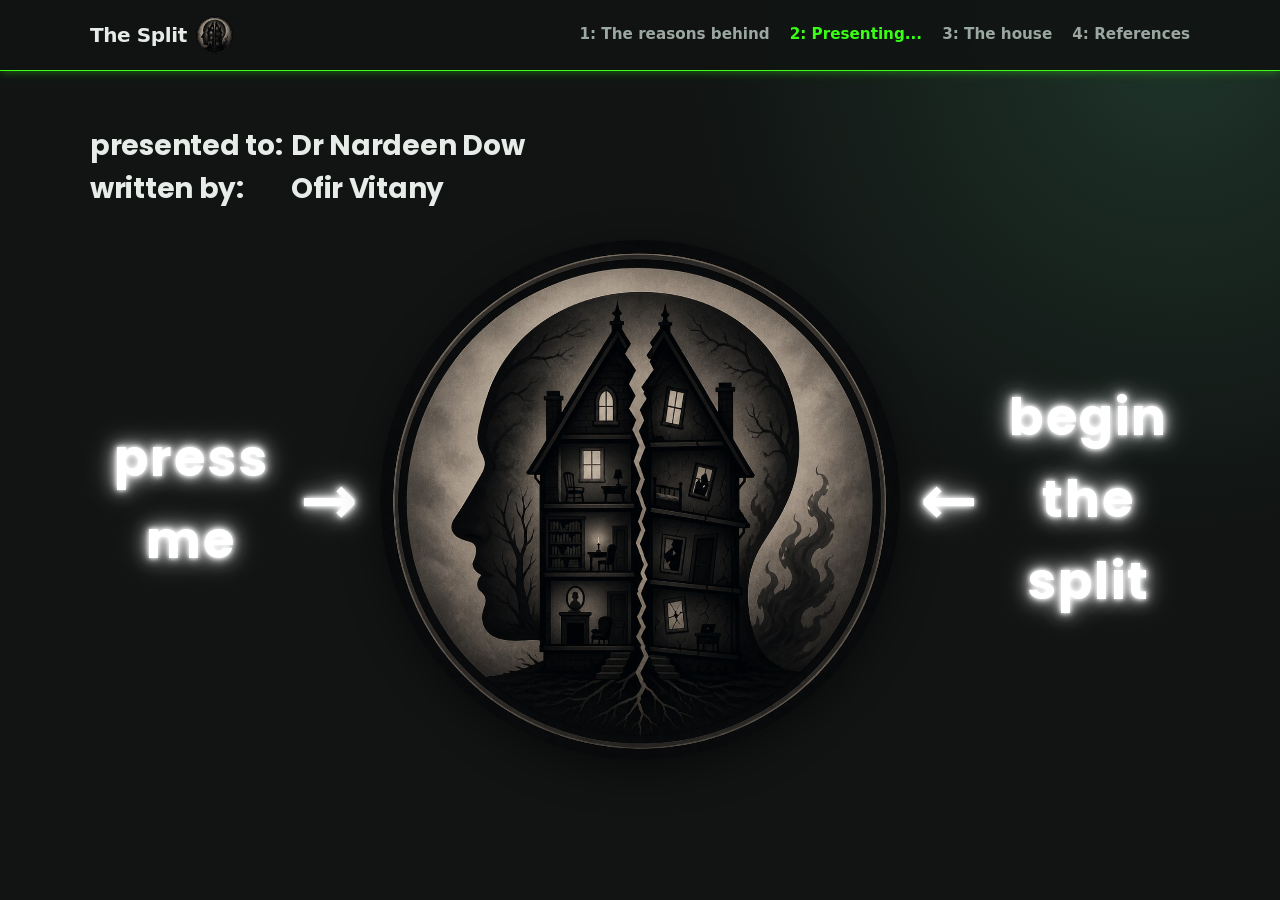
<file: index.html>
﻿<!DOCTYPE html>
<html lang="en">
<head>
  <meta charset="UTF-8" />
  <meta name="viewport" content="width=device-width, initial-scale=1" />
  <meta name="description" content="2: Presenting... — The Split." />
  <title>2: Presenting... — The Split</title>
  <link rel="preconnect" href="https://fonts.googleapis.com" />
  <link rel="preconnect" href="https://fonts.gstatic.com" crossorigin />
  <link href="https://fonts.googleapis.com/css2?family=Poppins:wght@400;500;600;700&display=swap" rel="stylesheet" />
  <link rel="stylesheet" href="css/style.css?v=81" />
</head>
<body>
  <header class="site-header">
    <div class="container header-inner">
      <a class="logo" href="index.html"><strong>The Split</strong><img class="logo-icon" src="images/the-split-icon.png" alt="" width="40" height="40" /></a>
                  <nav aria-label="Main">
        <a href="american-survey.html" class="nav-link">1: The reasons behind</a>
        <a href="index.html" class="nav-link" aria-current="page">2: Presenting...</a>
        <a href="practice.html" class="nav-link">3: The house</a>
        <a href="references.html" class="nav-link">4: References</a>
      </nav>
    </div>
  </header>

  <main>
    <section id="introduction" class="section section-presentation presenting-section">
      <div class="container presenting-layout">
        <div class="presenting-credits">
          <div class="presenting-credit-row">
            <span class="presenting-credit-label">presented to:</span>
            <span class="presenting-credit-name">Dr Nardeen Dow</span>
          </div>
          <div class="presenting-credit-row">
            <span class="presenting-credit-label">written by:</span>
            <span class="presenting-credit-name">Ofir Vitany</span>
          </div>
        </div>
        <div class="presenting-hero">
          <p class="presenting-neon presenting-neon--left">
            <span class="presenting-neon-text">press me</span>
            <span class="presenting-neon-arrow" aria-hidden="true">→</span>
          </p>
          <a
            class="presenting-image-link"
            href="https://ofirx.github.io/present-progressive-site/practice.html"
          >
            <img
              class="presenting-image"
              src="images/the-split-presenting.png"
              alt="The Split — a house cracked in half inside a human silhouette"
              width="720"
              height="720"
            />
          </a>
          <p class="presenting-neon presenting-neon--right">
            <span class="presenting-neon-arrow" aria-hidden="true">←</span>
            <span class="presenting-neon-text">begin the split</span>
          </p>
        </div>
      </div>
    </section>
  </main>
</body>
</html>
</file>
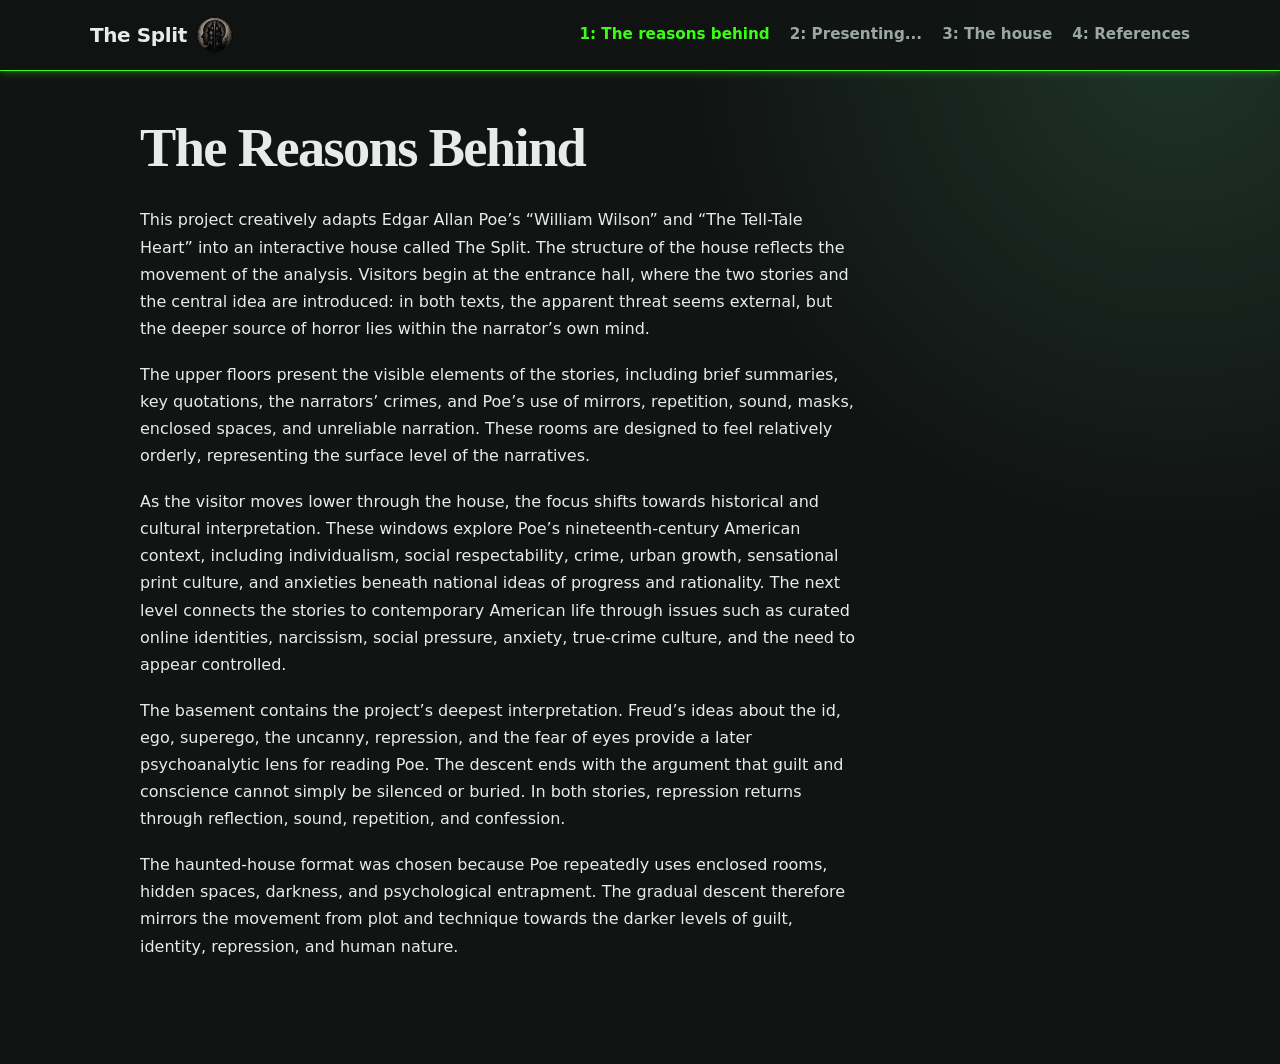
<file: american-survey.html>
﻿<!DOCTYPE html>
<html lang="en">
<head>
  <meta charset="UTF-8" />
  <meta name="viewport" content="width=device-width, initial-scale=1" />
  <meta name="description" content="The reasons behind The Split, an interactive house adapting Poe’s William Wilson and The Tell-Tale Heart." />
  <title>1: The reasons behind — The Split</title>
  <link rel="stylesheet" href="css/style.css?v=81" />
</head>
<body>
  <header class="site-header">
    <div class="container header-inner">
      <a class="logo" href="index.html"><strong>The Split</strong><img class="logo-icon" src="images/the-split-icon.png" alt="" width="40" height="40" /></a>
                        <nav aria-label="Main">
        <a href="american-survey.html" class="nav-link" aria-current="page">1: The reasons behind</a>
        <a href="index.html" class="nav-link">2: Presenting...</a>
        <a href="practice.html" class="nav-link">3: The house</a>
        <a href="references.html" class="nav-link">4: References</a>
      </nav>
    </div>
  </header>

  <main>
    <section class="section survey-section">
      <div class="container survey-container">
        <div class="survey-hero">
          <h1>The Reasons Behind</h1>
        </div>

        <div class="reasons-body">
          <p>
            This project creatively adapts Edgar Allan Poe’s “William Wilson” and “The Tell-Tale Heart” into an interactive house called The Split. The structure of the house reflects the movement of the analysis. Visitors begin at the entrance hall, where the two stories and the central idea are introduced: in both texts, the apparent threat seems external, but the deeper source of horror lies within the narrator’s own mind.
          </p>
          <p>
            The upper floors present the visible elements of the stories, including brief summaries, key quotations, the narrators’ crimes, and Poe’s use of mirrors, repetition, sound, masks, enclosed spaces, and unreliable narration. These rooms are designed to feel relatively orderly, representing the surface level of the narratives.
          </p>
          <p>
            As the visitor moves lower through the house, the focus shifts towards historical and cultural interpretation. These windows explore Poe’s nineteenth-century American context, including individualism, social respectability, crime, urban growth, sensational print culture, and anxieties beneath national ideas of progress and rationality. The next level connects the stories to contemporary American life through issues such as curated online identities, narcissism, social pressure, anxiety, true-crime culture, and the need to appear controlled.
          </p>
          <p>
            The basement contains the project’s deepest interpretation. Freud’s ideas about the id, ego, superego, the uncanny, repression, and the fear of eyes provide a later psychoanalytic lens for reading Poe. The descent ends with the argument that guilt and conscience cannot simply be silenced or buried. In both stories, repression returns through reflection, sound, repetition, and confession.
          </p>
          <p>
            The haunted-house format was chosen because Poe repeatedly uses enclosed rooms, hidden spaces, darkness, and psychological entrapment. The gradual descent therefore mirrors the movement from plot and technique towards the darker levels of guilt, identity, repression, and human nature.
          </p>
        </div>

      </div>
    </section>
  </main>
</body>
</html>
</file>
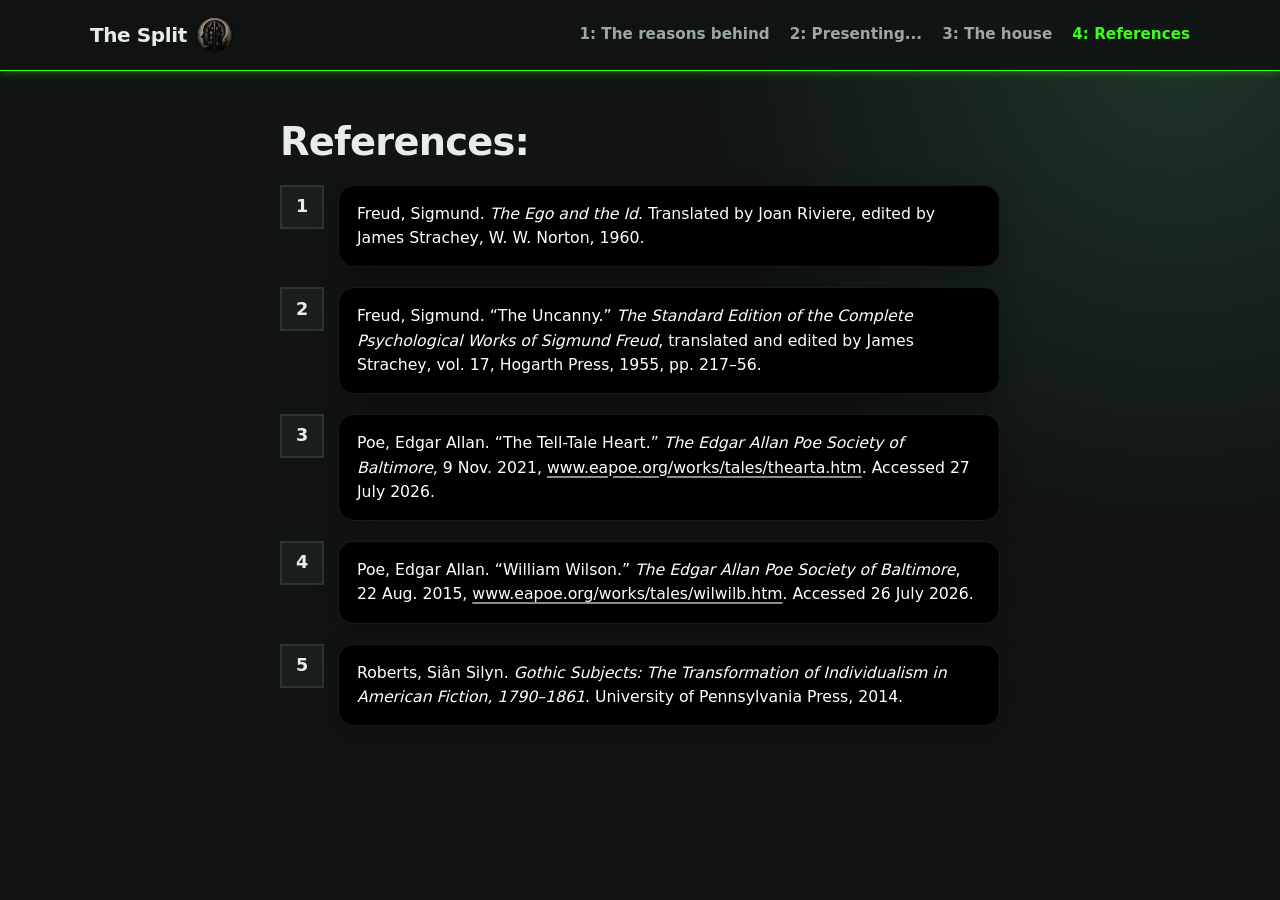
<file: credits.html>
<!DOCTYPE html>
<html lang="en">
<head>
  <meta charset="UTF-8" />
  <meta http-equiv="refresh" content="0; url=references.html" />
  <link rel="canonical" href="references.html" />
  <title>References — Present Progressive</title>
  <script>location.replace("references.html");</script>
</head>
<body>
  <p><a href="references.html">References</a></p>
</body>
</html>
</file>
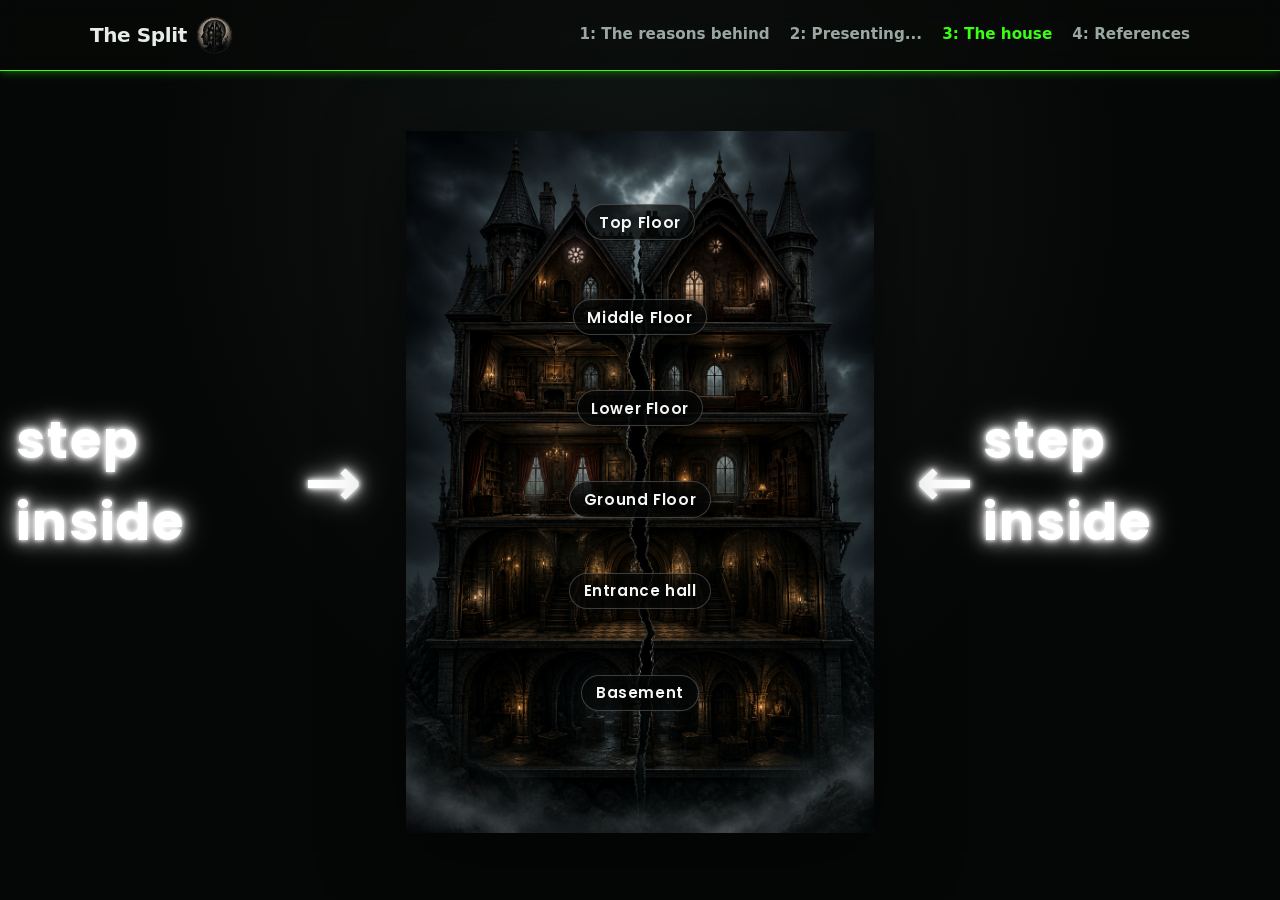
<file: practice.html>
﻿<!DOCTYPE html>
<html lang="en">
<head>
  <meta charset="UTF-8" />
  <meta name="viewport" content="width=device-width, initial-scale=1" />
  <meta name="description" content="3: The house — The Split. Enter the haunted castle." />
  <title>3: The house — The Split</title>
  <link rel="preconnect" href="https://fonts.googleapis.com" />
  <link rel="preconnect" href="https://fonts.gstatic.com" crossorigin />
  <link href="https://fonts.googleapis.com/css2?family=Poppins:wght@400;500;600;700;800&display=swap" rel="stylesheet" />
  <link rel="stylesheet" href="css/style.css?v=81" />
</head>
<body class="castle-body">
  <header class="site-header castle-header">
    <div class="container header-inner">
      <a class="logo" href="index.html"><strong>The Split</strong><img class="logo-icon" src="images/the-split-icon.png" alt="" width="40" height="40" /></a>
      <nav aria-label="Main">
        <a href="american-survey.html" class="nav-link">1: The reasons behind</a>
        <a href="index.html" class="nav-link">2: Presenting...</a>
        <a href="practice.html" class="nav-link" aria-current="page">3: The house</a>
        <a href="references.html" class="nav-link">4: References</a>
      </nav>
    </div>
  </header>

  <main class="castle-immersive" id="castle-app">
    <section class="castle-view is-active" id="view-exterior" data-view="exterior" aria-label="Split-level castle">
      <div class="castle-exterior-layout">
        <p class="presenting-neon presenting-neon--left castle-neon">
          <span class="presenting-neon-text">step inside</span>
          <span class="presenting-neon-arrow" aria-hidden="true">→</span>
        </p>

        <div class="castle-cutaway-wrap">
          <img
            class="castle-cutaway-image"
            src="images/haunted-castle-split-levels.png"
            alt="A split haunted castle with labeled floors and windows"
          />
          <div class="castle-hotspots" id="castle-hotspots" aria-label="Castle levels"></div>
        </div>

        <p class="presenting-neon presenting-neon--right castle-neon">
          <span class="presenting-neon-arrow" aria-hidden="true">←</span>
          <span class="presenting-neon-text">step inside</span>
        </p>
      </div>
    </section>

    <section class="castle-view" id="view-interior" data-view="interior" hidden aria-label="Inside the castle">
      <img class="castle-bg castle-bg--interior" src="images/haunted-castle-interior.png" alt="" />
      <div class="castle-depth-tint" id="depth-tint" aria-hidden="true"></div>
      <div class="castle-vignette" aria-hidden="true"></div>

      <aside class="castle-nav-help" id="castle-nav-help" aria-label="How to navigate">
        <p class="castle-nav-help-title">How to navigate</p>
        <p class="castle-nav-help-line"><span>▲</span> Go to a higher floor</p>
        <p class="castle-nav-help-line"><span>▼</span> Go to a lower floor</p>
        <p class="castle-nav-help-line"><span>↩</span> Leave the house</p>
        <p class="castle-nav-help-line castle-nav-help-line--soft">Click a glowing window to open it</p>
      </aside>

      <aside class="castle-nav-help castle-nav-help--window" id="castle-nav-help-window" hidden aria-label="How to navigate in a window">
        <p class="castle-nav-help-title">How to navigate</p>
        <p class="castle-nav-help-line"><span>▲</span> Back to last window</p>
        <p class="castle-nav-help-line"><span>▼</span> Forward to next window</p>
        <p class="castle-nav-help-line"><span>←</span> Back to the floor</p>
      </aside>

      <div class="castle-floor-panel" id="floor-panel">
        <p class="castle-floor-name" id="castle-floor-name"></p>
        <p class="castle-floor-subtitle" id="castle-floor-subtitle"></p>
        <div class="castle-window-grid" id="castle-window-grid"></div>
      </div>

      <article class="castle-window-panel" id="window-panel" hidden>
        <button type="button" class="castle-window-back" id="btn-window-back" aria-label="Back to windows">←</button>
        <p class="castle-window-label" id="window-label"></p>
        <h2 class="castle-window-title" id="window-title"></h2>
        <img class="castle-window-hero" id="window-hero" alt="" />
        <div class="castle-window-body is-bolding" id="window-body"></div>
        <button type="button" class="castle-window-back castle-window-back--bottom" id="btn-window-back-bottom" aria-label="Back to windows">←</button>
      </article>

      <div class="castle-side-nav" aria-hidden="false">
        <button type="button" class="castle-move castle-move--up" id="btn-up" aria-label="Go higher">▲</button>
        <button type="button" class="castle-move castle-move--prev" id="btn-win-prev" hidden aria-label="Previous window">▲</button>
        <div class="castle-depth-dots" id="depth-dots" aria-hidden="true"></div>
        <button type="button" class="castle-move castle-move--down" id="btn-down" aria-label="Go deeper">▼</button>
        <button type="button" class="castle-move castle-move--next" id="btn-win-next" hidden aria-label="Next window">▼</button>
      </div>
      <button type="button" class="castle-exit" id="btn-exit" aria-label="Leave the castle">↩</button>
    </section>
  </main>

  <script src="js/castle-windows.js?v=2"></script>
  <script>
    (function () {
      // Bottom → top physical order in the house
      const levelOrder = ["basement", "entrance", "ground", "lower", "middle", "top"];
      const hotspotLayout = [
        { id: "top", top: "6%", height: "14%" },
        { id: "middle", top: "20%", height: "13%" },
        { id: "lower", top: "33%", height: "13%" },
        { id: "ground", top: "46%", height: "13%" },
        { id: "entrance", top: "59%", height: "13%" },
        { id: "basement", top: "72%", height: "16%" }
      ];

      const floorsById = Object.fromEntries(
        (window.CASTLE_FLOORS || []).map((floor) => [floor.id, floor])
      );

      let level = 1;
      let openWindowIndex = null;

      const exterior = document.getElementById("view-exterior");
      const interior = document.getElementById("view-interior");
      const hotspots = document.getElementById("castle-hotspots");
      const floorNameEl = document.getElementById("castle-floor-name");
      const floorSubtitleEl = document.getElementById("castle-floor-subtitle");
      const windowGrid = document.getElementById("castle-window-grid");
      const floorPanel = document.getElementById("floor-panel");
      const windowPanel = document.getElementById("window-panel");
      const windowLabel = document.getElementById("window-label");
      const windowTitle = document.getElementById("window-title");
      const windowHero = document.getElementById("window-hero");
      const windowBody = document.getElementById("window-body");
      const tint = document.getElementById("depth-tint");
      const dots = document.getElementById("depth-dots");
      const btnUp = document.getElementById("btn-up");
      const btnDown = document.getElementById("btn-down");
      const btnWinPrev = document.getElementById("btn-win-prev");
      const btnWinNext = document.getElementById("btn-win-next");

      function currentFloor() {
        return floorsById[levelOrder[level]];
      }

      function setWindowNavVisible(visible) {
        btnWinPrev.hidden = !visible;
        btnWinNext.hidden = !visible;
        btnUp.hidden = visible;
        btnDown.hidden = visible;
        document.getElementById("castle-nav-help").hidden = visible;
        document.getElementById("castle-nav-help-window").hidden = !visible;
      }

      function updateWindowNavState() {
        const floor = currentFloor();
        const count = floor.windows.length;
        btnWinPrev.disabled = openWindowIndex === null || openWindowIndex <= 0;
        btnWinNext.disabled = openWindowIndex === null || openWindowIndex >= count - 1;
      }

      hotspotLayout.forEach((spot) => {
        const floor = floorsById[spot.id];
        if (!floor) return;
        const btn = document.createElement("button");
        btn.type = "button";
        btn.className = "castle-hotspot";
        btn.style.top = spot.top;
        btn.style.height = spot.height;
        btn.dataset.level = String(levelOrder.indexOf(spot.id));
        btn.setAttribute("aria-label", floor.name);
        btn.innerHTML = `<span class="castle-hotspot-name">${floor.name}</span>`;
        btn.addEventListener("click", () => enterAt(Number(btn.dataset.level)));
        hotspots.appendChild(btn);
      });

      levelOrder.forEach(() => {
        const d = document.createElement("span");
        d.className = "castle-dot";
        dots.appendChild(d);
      });

      function showFloorWindows() {
        const floor = currentFloor();
        openWindowIndex = null;
        floorPanel.hidden = false;
        windowPanel.hidden = true;
        setWindowNavVisible(false);
        document.getElementById("castle-nav-help").hidden = false;
        floorNameEl.textContent = floor.name;
        floorSubtitleEl.textContent = floor.subtitle;
        windowGrid.innerHTML = "";

        floor.windows.forEach((win, index) => {
          const link = document.createElement("button");
          link.type = "button";
          link.className = "castle-window-link";
          link.innerHTML = `
            <span class="castle-window-link-media">
              <img src="${win.image}" alt="" loading="lazy" />
              <span class="castle-window-link-glow" aria-hidden="true"></span>
            </span>
            <span class="castle-window-link-label">${win.label}</span>
            <span class="castle-window-link-title">${win.title}</span>
          `;
          link.addEventListener("click", () => openWindow(index));
          windowGrid.appendChild(link);
        });

        floorNameEl.classList.remove("is-bolding");
        void floorNameEl.offsetWidth;
        floorNameEl.classList.add("is-bolding");
      }

      function openWindow(index) {
        const floor = currentFloor();
        const win = floor.windows[index];
        if (!win) return;
        openWindowIndex = index;
        floorPanel.hidden = true;
        windowPanel.hidden = false;
        setWindowNavVisible(true);
        updateWindowNavState();
        windowLabel.textContent = `${floor.name} · ${win.label}`;
        windowTitle.textContent = win.title;
        windowHero.src = win.image || "";
        windowHero.alt = win.title;
        windowHero.hidden = !win.image;
        windowBody.innerHTML = win.html;
        windowBody.classList.remove("is-bolding");
        void windowBody.offsetWidth;
        windowBody.classList.add("is-bolding");
      }

      function updateInterior() {
        tint.dataset.depth = String(level);
        interior.dataset.depth = String(level);
        const dotNodes = dots.querySelectorAll(".castle-dot");
        dotNodes.forEach((dot, i) => {
          const mapped = levelOrder.length - 1 - i;
          dot.classList.toggle("is-active", mapped === level);
        });
        btnUp.disabled = level >= levelOrder.length - 1;
        btnDown.disabled = level <= 0;
        showFloorWindows();
      }

      function showView(name) {
        const showExterior = name === "exterior";
        exterior.hidden = !showExterior;
        interior.hidden = showExterior;
        exterior.classList.toggle("is-active", showExterior);
        interior.classList.toggle("is-active", !showExterior);
      }

      function enterAt(nextLevel) {
        level = nextLevel;
        showView("interior");
        updateInterior();
      }

      document.getElementById("btn-window-back").addEventListener("click", () => {
        showFloorWindows();
      });
      document.getElementById("btn-window-back-bottom").addEventListener("click", () => {
        showFloorWindows();
      });

      btnWinPrev.addEventListener("click", () => {
        if (openWindowIndex !== null && openWindowIndex > 0) {
          openWindow(openWindowIndex - 1);
        }
      });

      btnWinNext.addEventListener("click", () => {
        const floor = currentFloor();
        if (openWindowIndex !== null && openWindowIndex < floor.windows.length - 1) {
          openWindow(openWindowIndex + 1);
        }
      });

      document.getElementById("btn-exit").addEventListener("click", () => {
        showView("exterior");
      });

      btnUp.addEventListener("click", () => {
        if (level < levelOrder.length - 1) {
          level += 1;
          updateInterior();
        }
      });

      btnDown.addEventListener("click", () => {
        if (level > 0) {
          level -= 1;
          updateInterior();
        }
      });

      window.addEventListener("keydown", (e) => {
        if (interior.hidden) return;
        if (e.key === "Escape") {
          if (!windowPanel.hidden) showFloorWindows();
          else document.getElementById("btn-exit").click();
        } else if (!windowPanel.hidden && (e.key === "ArrowLeft" || e.key === "ArrowUp")) {
          e.preventDefault();
          btnWinPrev.click();
        } else if (!windowPanel.hidden && (e.key === "ArrowRight" || e.key === "ArrowDown")) {
          e.preventDefault();
          btnWinNext.click();
        } else if (windowPanel.hidden && e.key === "ArrowUp") {
          e.preventDefault();
          btnUp.click();
        } else if (windowPanel.hidden && e.key === "ArrowDown") {
          e.preventDefault();
          btnDown.click();
        }
      });
    })();
  </script>
</body>
</html>
</file>
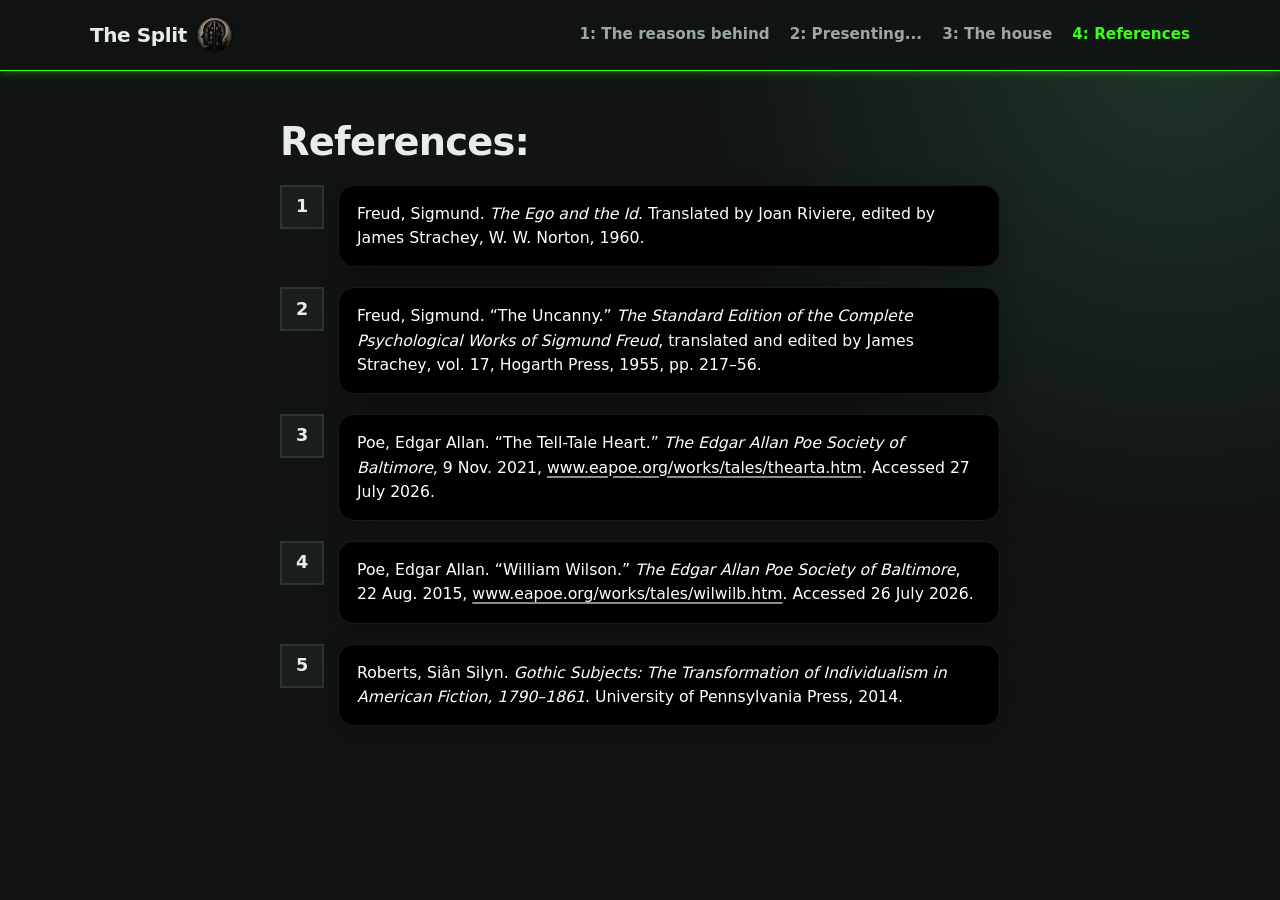
<file: references.html>
﻿<!DOCTYPE html>
<html lang="en">
<head>
  <meta charset="UTF-8" />
  <meta name="viewport" content="width=device-width, initial-scale=1" />
  <meta name="description" content="References for The Split." />
  <title>4: References — The Split</title>
  <link rel="stylesheet" href="css/style.css?v=81" />
</head>
<body>
  <header class="site-header">
    <div class="container header-inner">
      <a class="logo" href="index.html"><strong>The Split</strong><img class="logo-icon" src="images/the-split-icon.png" alt="" width="40" height="40" /></a>
                        <nav aria-label="Main">
        <a href="american-survey.html" class="nav-link">1: The reasons behind</a>
        <a href="index.html" class="nav-link">2: Presenting...</a>
        <a href="practice.html" class="nav-link">3: The house</a>
        <a href="references.html" class="nav-link" aria-current="page">4: References</a>
      </nav>
    </div>
  </header>

  <main>
    <section class="section section-credits">
      <div class="container credits-container">
        <h1 class="credits-title">References:</h1>

        <ol class="credits-list">
          <li class="credits-item">
            <div class="credits-item-card">
              <p class="credits-citation">Freud, Sigmund. <em>The Ego and the Id</em>. Translated by Joan Riviere, edited by James Strachey, W. W. Norton, 1960.</p>
            </div>
          </li>
          <li class="credits-item">
            <div class="credits-item-card">
              <p class="credits-citation">Freud, Sigmund. “The Uncanny.” <em>The Standard Edition of the Complete Psychological Works of Sigmund Freud</em>, translated and edited by James Strachey, vol. 17, Hogarth Press, 1955, pp. 217–56.</p>
            </div>
          </li>
          <li class="credits-item">
            <div class="credits-item-card">
              <p class="credits-citation">Poe, Edgar Allan. “The Tell-Tale Heart.” <em>The Edgar Allan Poe Society of Baltimore</em>, 9 Nov. 2021, <a class="credits-link" href="https://www.eapoe.org/works/tales/thearta.htm" target="_blank" rel="noopener noreferrer">www.eapoe.org/works/tales/thearta.htm</a>. Accessed 27 July 2026.</p>
            </div>
          </li>
          <li class="credits-item">
            <div class="credits-item-card">
              <p class="credits-citation">Poe, Edgar Allan. “William Wilson.” <em>The Edgar Allan Poe Society of Baltimore</em>, 22 Aug. 2015, <a class="credits-link" href="https://www.eapoe.org/works/tales/wilwilb.htm" target="_blank" rel="noopener noreferrer">www.eapoe.org/works/tales/wilwilb.htm</a>. Accessed 26 July 2026.</p>
            </div>
          </li>
          <li class="credits-item">
            <div class="credits-item-card">
              <p class="credits-citation">Roberts, Siân Silyn. <em>Gothic Subjects: The Transformation of Individualism in American Fiction, 1790–1861</em>. University of Pennsylvania Press, 2014.</p>
            </div>
          </li>
        </ol>

      </div>
    </section>
  </main>

</body>
</html>
</file>
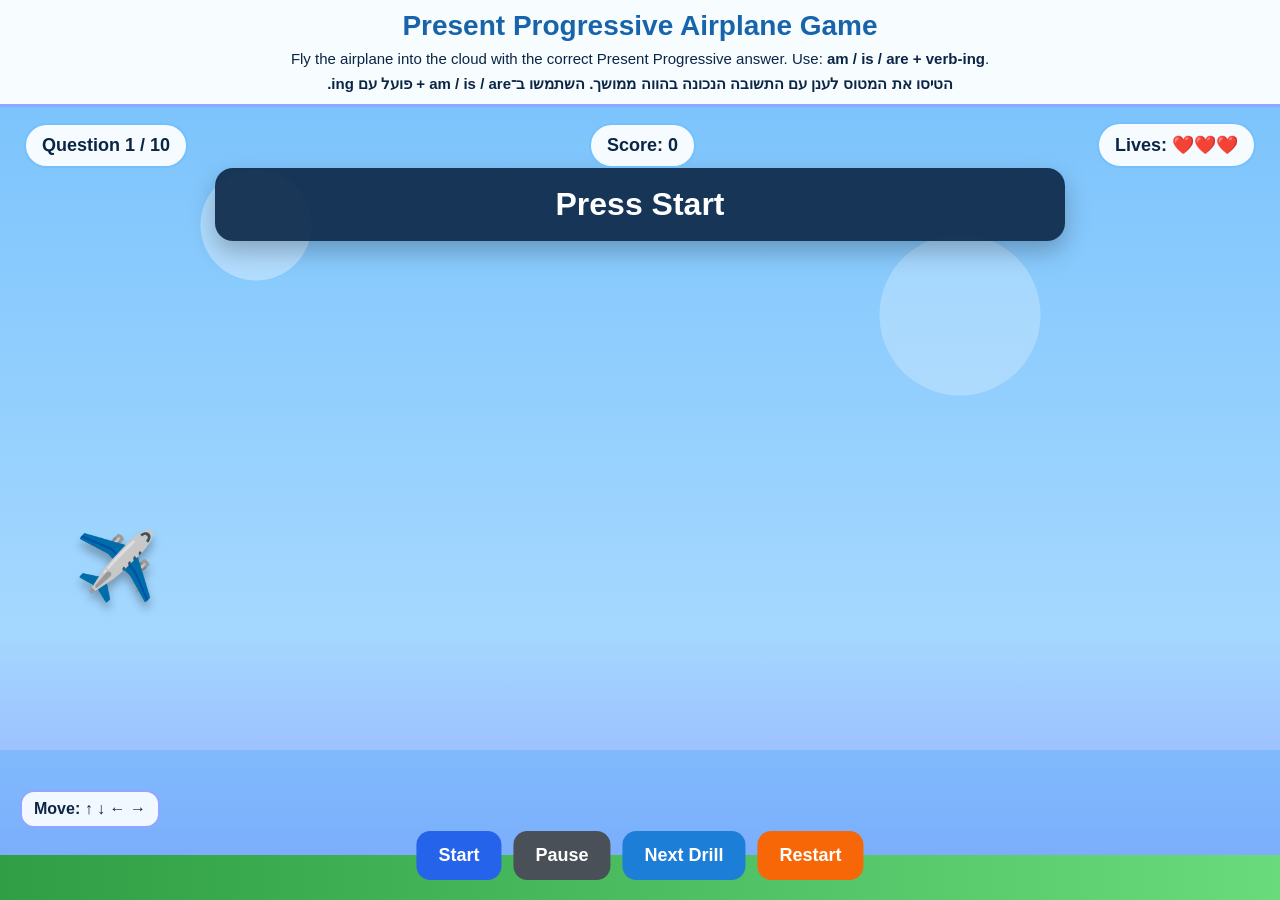
<file: games/present_progressive_airplane_game.html>
<!DOCTYPE html>
<html lang="en">
<head>
<meta charset="UTF-8">
<meta name="viewport" content="width=device-width, initial-scale=1.0">
<title>Present Progressive Airplane Game</title>
<style>
:root{
  --sky1:#74c0fc;
  --sky2:#d0ebff;
  --blue:#1864ab;
  --dark:#0b2545;
  --green:#2f9e44;
  --red:#e03131;
  --orange:#f76707;
}
*{box-sizing:border-box}
html.embed,html.embed body{height:100%;min-height:520px;overflow:hidden}
html.embed body{display:flex;flex-direction:column}
html.embed .header{display:none}
html.embed #game{flex:1;width:100%;min-height:0;height:auto}
html.embed .topbar{position:absolute;top:6px;left:0;right:0;padding:6px 12px;z-index:18}
html.embed .topbar .pill{font-size:14px;padding:7px 12px}
html.embed .questionBox{position:absolute;top:52px;z-index:17}
html.embed .help{bottom:54px;font-size:13px;z-index:23}
html.embed .controls{bottom:8px;z-index:30}
html.embed .controls button{padding:10px 14px;font-size:14px;pointer-events:auto}
html.embed .feedback{bottom:82px;font-size:18px}
body{
  margin:0;
  font-family:Arial,sans-serif;
  background:linear-gradient(to bottom,var(--sky1),var(--sky2));
  min-height:100vh;
  overflow:hidden;
  color:var(--dark);
}
.header{
  position:fixed;
  top:0;
  left:0;
  width:100%;
  z-index:20;
  background:rgba(255,255,255,.94);
  border-bottom:3px solid #91a7ff;
  padding:10px 18px;
  text-align:center;
}
.header h1{margin:0;font-size:28px;color:var(--blue)}
.instructions{font-size:15px;margin-top:6px;line-height:1.4}
.hebrew{direction:rtl;font-weight:bold;margin-top:4px}
.topbar{
  position:fixed;
  top:112px;
  left:0;
  width:100%;
  z-index:18;
  display:flex;
  justify-content:space-between;
  align-items:center;
  padding:10px 24px;
  pointer-events:none;
}
.pill{
  background:rgba(255,255,255,.92);
  border:2px solid #74c0fc;
  padding:10px 16px;
  border-radius:999px;
  font-weight:bold;
  font-size:18px;
}
#game{
  position:relative;
  width:100vw;
  height:100vh;
  overflow:hidden;
  background:
    radial-gradient(circle at 20% 25%, rgba(255,255,255,.35) 0 55px, transparent 56px),
    radial-gradient(circle at 75% 35%, rgba(255,255,255,.25) 0 80px, transparent 81px),
    linear-gradient(to bottom,#74c0fc 0%,#a5d8ff 70%,#91a7ff 100%);
}
.questionBox{
  position:fixed;
  top:168px;
  left:50%;
  transform:translateX(-50%);
  z-index:17;
  width:min(850px,90vw);
  background:rgba(11,37,69,.9);
  color:white;
  border-radius:18px;
  padding:18px 22px;
  text-align:center;
  box-shadow:0 10px 25px rgba(0,0,0,.25);
}
#question{font-size:32px;font-weight:bold}
.plane{
  position:absolute;
  left:70px;
  top:520px;
  z-index:10;
  font-size:66px;
  width:92px;
  height:92px;
  display:flex;
  align-items:center;
  justify-content:center;
  filter:drop-shadow(0 7px 4px rgba(0,0,0,.28));
  user-select:none;
}
.cloud{
  position:absolute;
  right:-240px;
  width:155px;
  height:82px;
  padding:22px 10px 10px;
  color:#fff;
  font-size:16px;
  font-weight:bold;
  text-align:center;
  cursor:pointer;
  user-select:none;
  animation:moveCloud linear forwards;
  z-index:8;
}
.cloudShape{
  position:absolute;
  inset:0;
  background:#e03131;
  border-radius:48px;
  box-shadow:0 8px 18px rgba(0,0,0,.22);
}
.cloudShape:before{
  content:"";
  position:absolute;
  width:56px;
  height:56px;
  top:-24px;
  left:24px;
  background:#e03131;
  border-radius:50%;
}
.cloudShape:after{
  content:"";
  position:absolute;
  width:68px;
  height:68px;
  top:-34px;
  right:24px;
  background:#e03131;
  border-radius:50%;
}
.cloud span{
  position:relative;
  z-index:3;
  display:block;
  margin-top:2px;
  color:#fff;
  text-shadow:0 1px 2px rgba(0,0,0,.25);
  line-height:1.15;
  font-size:15px;
}
@keyframes moveCloud{
  from{right:-240px}
  to{right:110vw}
}
.feedback{
  position:fixed;
  bottom:95px;
  left:50%;
  transform:translateX(-50%);
  z-index:30;
  padding:16px 28px;
  border-radius:18px;
  font-size:24px;
  font-weight:bold;
  text-align:center;
  display:none;
}
.good{display:block;background:#d3f9d8;color:#2b8a3e;border:3px solid #51cf66}
.bad{display:block;background:#ffe3e3;color:#c92a2a;border:3px solid #ff8787}
.controls{
  position:fixed;
  bottom:20px;
  left:50%;
  transform:translateX(-50%);
  z-index:30;
  display:flex;
  gap:12px;
  pointer-events:auto;
}
button{
  border:none;
  border-radius:14px;
  padding:14px 22px;
  font-size:18px;
  font-weight:bold;
  cursor:pointer;
}
.start{background:#2563eb;color:white}
.pause{background:#495057;color:white}
.restart{background:var(--orange);color:white}
.next{background:#1c7ed6;color:white}
.pause-overlay{
  position:fixed;
  inset:0;
  z-index:55;
  background:rgba(11,37,69,.5);
  display:none;
  align-items:center;
  justify-content:center;
  color:#fff;
  font-size:34px;
  font-weight:bold;
  letter-spacing:.04em;
  pointer-events:none;
}
body.paused .pause-overlay{display:flex}
.result{
  position:fixed;
  inset:0;
  z-index:60;
  background:rgba(0,0,0,.55);
  display:none;
  align-items:center;
  justify-content:center;
}
.resultCard{
  width:min(620px,90vw);
  background:white;
  border-radius:26px;
  padding:34px;
  text-align:center;
  box-shadow:0 12px 30px rgba(0,0,0,.35);
}
.resultCard h2{font-size:38px;margin-top:0;color:var(--blue)}
.grade{font-size:64px;font-weight:bold;color:var(--green);margin:12px 0}
.ground{
  position:fixed;
  bottom:0;
  left:0;
  width:100%;
  height:45px;
  background:linear-gradient(to right,#2f9e44,#69db7c);
  z-index:2;
}
.city{
  position:fixed;
  bottom:45px;
  left:0;
  width:100%;
  height:105px;
  opacity:.35;
  background:
    linear-gradient(to top,#4dabf7 0 100%,transparent 100%),
    repeating-linear-gradient(90deg,transparent 0 36px,rgba(255,255,255,.35) 36px 43px);
  z-index:1;
}
.help{
  position:fixed;
  left:20px;
  bottom:72px;
  background:rgba(255,255,255,.9);
  border:2px solid #91a7ff;
  border-radius:14px;
  padding:8px 12px;
  font-weight:bold;
  z-index:23;
}
@media(max-width:700px){
  .header h1{font-size:22px}
  .instructions{font-size:13px}
  .topbar{top:132px;padding:8px}
  .questionBox{top:184px}
  #question{font-size:23px}
  .cloud{font-size:14px;width:130px;height:72px}
  .plane{font-size:54px;width:76px;height:76px}
  .help{display:none}
}
</style>
</head>
<body>
<script>if(new URLSearchParams(location.search).get("embed")==="1")document.documentElement.classList.add("embed");</script>
<div class="header">
  <h1>Present Progressive Airplane Game</h1>
  <div class="instructions">
    Fly the airplane into the cloud with the correct Present Progressive answer.
    Use: <b>am / is / are + verb-ing</b>.
    <div class="hebrew">
      הטיסו את המטוס לענן עם התשובה הנכונה בהווה ממושך. השתמשו ב־am / is / are + פועל עם ing.
    </div>
  </div>
</div>

<div class="topbar">
  <div id="progress" class="pill">Question 1 / 10</div>
  <div id="score" class="pill">Score: 0</div>
  <div id="lives" class="pill">Lives: ❤️❤️❤️</div>
</div>

<div class="questionBox" id="questionBox" role="button" tabindex="0" title="Click to start">
  <div id="question">Press Start</div>
</div>

<div id="game">
  <div class="city"></div>
  <div class="ground"></div>
  <div id="plane" class="plane">✈️</div>
</div>

<div class="help">Move: ↑ ↓ ← →</div>
<div id="pause-overlay" class="pause-overlay" aria-hidden="true">Paused</div>
<div id="feedback" class="feedback"></div>

<div class="controls">
  <button type="button" class="start" id="btn-start">Start</button>
  <button type="button" class="pause" id="btn-pause">Pause</button>
  <button type="button" class="next" id="btn-next">Next Drill</button>
  <button type="button" class="restart" id="btn-restart">Restart</button>
</div>

<div id="result" class="result">
  <div class="resultCard">
    <h2>Game Finished!</h2>
    <div id="finalGrade" class="grade">0%</div>
    <p id="finalMessage"></p>
    <button type="button" class="start" id="btn-play-again">Play Again</button>
  </div>
</div>

<script>
const questions = [
  {q:"Dana ___ a book now.", answers:["is reading","are reading","am reading"], correct:"is reading"},
  {q:"I ___ a sentence now.", answers:["is writing","am writing","are writing"], correct:"am writing"},
  {q:"The boys ___ football now.", answers:["is playing","are playing","am playing"], correct:"are playing"},
  {q:"He ___ lunch now.", answers:["is eating","are eating","am eating"], correct:"is eating"},
  {q:"She ___ a picture now.", answers:["are drawing","is drawing","am drawing"], correct:"is drawing"},
  {q:"We ___ in the park now.", answers:["is running","am running","are running"], correct:"are running"},
  {q:"The girl is ___ now.", answers:["read","reading","reads"], correct:"reading"},
  {q:"They are ___ now.", answers:["play","playing","plays"], correct:"playing"},
  {q:"I am ___ now.", answers:["write","writes","writing"], correct:"writing"},
  {q:"The child is ___ now.", answers:["drawing","draw","draws"], correct:"drawing"}
];

let current = 0;
let score = 0;
let lives = 3;
let active = false;
let gameStarted = false;
let paused = false;
let clouds = [];
let cloudTimer = null;
let cloudTimerStart = 0;
let cloudTimerDuration = 11500;
let cloudTimeLeft = null;
let planeX = 70;
let planeY = 520;
let keys = {};

const game = document.getElementById("game");
const plane = document.getElementById("plane");
const questionBox = document.getElementById("question");
const progress = document.getElementById("progress");
const scoreBox = document.getElementById("score");
const livesBox = document.getElementById("lives");
const feedback = document.getElementById("feedback");
const result = document.getElementById("result");
const finalGrade = document.getElementById("finalGrade");
const finalMessage = document.getElementById("finalMessage");
const questionBoxEl = document.getElementById("questionBox");
const btnStart = document.getElementById("btn-start");
const btnNext = document.getElementById("btn-next");
const btnRestart = document.getElementById("btn-restart");
const btnPlayAgain = document.getElementById("btn-play-again");
const btnPause = document.getElementById("btn-pause");
const pauseOverlay = document.getElementById("pause-overlay");

function playWidth(){
  return game.clientWidth || window.innerWidth;
}

function playHeight(){
  return game.clientHeight || window.innerHeight;
}

function tryStartIfIdle(){
  if(!gameStarted && result.style.display !== "flex"){
    startGame();
    return true;
  }
  return false;
}

document.addEventListener("keydown", e => {
  if(e.key === "p" || e.key === "P"){
    if(gameStarted && result.style.display !== "flex") togglePause();
    e.preventDefault();
    return;
  }
  if(paused) return;
  if(e.key === "Enter" || e.key === " "){
    if(tryStartIfIdle()){ e.preventDefault(); return; }
  }
  if(["ArrowUp","ArrowDown","ArrowLeft","ArrowRight","w","a","s","d"].includes(e.key)){
    keys[e.key] = true;
    e.preventDefault();
  }
});
document.addEventListener("keyup", e => {
  if(!paused) keys[e.key] = false;
});

function setCloudAnimationsPaused(isPaused){
  clouds.forEach(c => {
    c.style.animationPlayState = isPaused ? "paused" : "running";
  });
}

function startQuestionTimer(ms){
  cloudTimerDuration = ms;
  cloudTimerStart = Date.now();
  if(cloudTimer) clearTimeout(cloudTimer);
  cloudTimer = setTimeout(onQuestionTimeUp, ms);
}

function onQuestionTimeUp(){
  if(paused || !active) return;
  lives--;
  active = false;
  showFeedback("Time is up! / הזמן נגמר!", false);
  current++;
  updateTop();
  setTimeout(loadQuestion, 1000);
}

function togglePause(){
  if(!gameStarted || result.style.display === "flex") return;
  if(!active && !paused) return;
  paused = !paused;
  document.body.classList.toggle("paused", paused);
  if(pauseOverlay){
    pauseOverlay.setAttribute("aria-hidden", paused ? "false" : "true");
  }
  if(btnPause) btnPause.textContent = paused ? "Resume" : "Pause";
  setCloudAnimationsPaused(paused);
  if(paused){
    Object.keys(keys).forEach(k => { keys[k] = false; });
    if(cloudTimer){
      cloudTimeLeft = Math.max(0, cloudTimerDuration - (Date.now() - cloudTimerStart));
      clearTimeout(cloudTimer);
      cloudTimer = null;
    }
  }else if(active && cloudTimeLeft !== null){
    startQuestionTimer(cloudTimeLeft);
    cloudTimeLeft = null;
  }
}

function gameLoop(){
  if(!paused){
    const speed = 8;
    if(keys.ArrowUp || keys.w) planeY -= speed;
    if(keys.ArrowDown || keys.s) planeY += speed;
    if(keys.ArrowLeft || keys.a) planeX -= speed;
    if(keys.ArrowRight || keys.d) planeX += speed;

    const maxX = playWidth() - 120;
    const maxY = playHeight() - 120;
    planeX = Math.max(10, Math.min(maxX, planeX));
    planeY = Math.max(180, Math.min(maxY, planeY));

    plane.style.left = planeX + "px";
    plane.style.top = planeY + "px";

    if(active) checkCollisions();
  }
  requestAnimationFrame(gameLoop);
}
requestAnimationFrame(gameLoop);

function updateTop(){
  progress.textContent = "Question " + Math.min(current + 1, questions.length) + " / " + questions.length;
  scoreBox.textContent = "Score: " + score;
  livesBox.textContent = "Lives: " + "❤️".repeat(lives);
}

function clearClouds(){
  clouds.forEach(c => c.remove());
  clouds = [];
  if(cloudTimer) clearTimeout(cloudTimer);
}

function startGame(){
  gameStarted = true;
  paused = false;
  document.body.classList.remove("paused");
  if(btnPause) btnPause.textContent = "Pause";
  result.style.display = "none";
  feedback.className = "feedback";
  current = 0;
  score = 0;
  lives = 3;
  planeX = 70;
  planeY = Math.floor(playHeight() * .62);
  loadQuestion();
}

function restartGame(){
  clearClouds();
  gameStarted = false;
  paused = false;
  cloudTimeLeft = null;
  document.body.classList.remove("paused");
  if(btnPause) btnPause.textContent = "Pause";
  result.style.display = "none";
  active = false;
  current = 0;
  score = 0;
  lives = 3;
  planeX = 70;
  planeY = Math.floor(playHeight() * .62);
  questionBox.textContent = "Press Start";
  updateTop();
  feedback.className = "feedback";
}

function playAgain(){
  restartGame();
  startGame();
}

function loadQuestion(){
  if(current >= questions.length || lives <= 0){
    endGame();
    return;
  }
  clearClouds();
  feedback.className = "feedback";
  active = true;
  const item = questions[current];
  questionBox.textContent = item.q;
  updateTop();

  const positions = getScatteredPositions();
  const shuffled = [...item.answers].sort(() => Math.random() - 0.5);

  shuffled.forEach((ans, index) => {
    const cloud = document.createElement("div");
    cloud.className = "cloud";
    cloud.dataset.answer = ans;
    cloud.style.top = positions[index].y + "px";
    cloud.style.animationDuration = positions[index].speed + "s";
    cloud.style.animationDelay = positions[index].delay + "s";
    cloud.innerHTML = '<div class="cloudShape"></div><span>' + ans + '</span>';
    cloud.onclick = () => { if(!paused) chooseAnswer(ans, cloud); };
    game.appendChild(cloud);
    clouds.push(cloud);
  });

  cloudTimeLeft = null;
  startQuestionTimer(11500);
}

function getScatteredPositions(){
  const h = playHeight();
  const topMin = 170;
  const bottomMax = h - 210;
  const y1 = topMin + Math.random() * 70;
  const y2 = topMin + 105 + Math.random() * 85;
  const y3 = Math.max(topMin + 230, bottomMax - Math.random() * 100);
  return [
    {y:y1, speed:10.5, delay:0},
    {y:y2, speed:11.5, delay:.9},
    {y:y3, speed:12.5, delay:1.8}
  ].sort(() => Math.random() - .5);
}

function rectsOverlap(a,b){
  return !(a.right < b.left || a.left > b.right || a.bottom < b.top || a.top > b.bottom);
}

function checkCollisions(){
  const planeRect = plane.getBoundingClientRect();
  for(const cloud of clouds){
    const cloudRect = cloud.getBoundingClientRect();
    if(rectsOverlap(planeRect, cloudRect)){
      chooseAnswer(cloud.dataset.answer, cloud);
      break;
    }
  }
}

function chooseAnswer(answer, cloud){
  if(!active || paused) return;
  active = false;
  clearTimeout(cloudTimer);
  cloudTimer = null;

  const correct = questions[current].correct;
  const shape = cloud.querySelector(".cloudShape");
  if(answer === correct){
    score++;
    if(shape) shape.style.background = "#2f9e44";
    showFeedback("Correct! Good job! / נכון! כל הכבוד!", true);
  }else{
    lives--;
    if(shape) shape.style.background = "#c92a2a";
    showFeedback("Wrong! Correct answer: " + correct + " / לא נכון!", false);
  }

  current++;
  updateTop();
  setTimeout(loadQuestion, 1200);
}

function nextQuestion(){
  if(tryStartIfIdle()) return;
  active = false;
  current++;
  loadQuestion();
}

function showFeedback(text, good){
  feedback.textContent = text;
  feedback.className = "feedback " + (good ? "good" : "bad");
}

function endGame(){
  clearClouds();
  active = false;
  const percent = Math.round((score / questions.length) * 100);
  finalGrade.textContent = percent + "%";

  if(percent >= 90){
    finalMessage.textContent = "Excellent! You understand the Present Progressive very well.";
  }else if(percent >= 70){
    finalMessage.textContent = "Good work! Keep practicing am / is / are + verb-ing.";
  }else{
    finalMessage.textContent = "Keep practicing. Remember: am / is / are + verb-ing.";
  }

  result.style.display = "flex";
}

updateTop();
if(btnStart) btnStart.addEventListener("click", startGame);
if(btnNext) btnNext.addEventListener("click", nextQuestion);
if(btnRestart) btnRestart.addEventListener("click", restartGame);
if(btnPlayAgain) btnPlayAgain.addEventListener("click", playAgain);
if(btnPause) btnPause.addEventListener("click", togglePause);
if(questionBoxEl) questionBoxEl.addEventListener("click", tryStartIfIdle);
if(questionBoxEl) questionBoxEl.addEventListener("keydown", e => {
  if(e.key === "Enter" || e.key === " "){ tryStartIfIdle(); e.preventDefault(); }
});
</script>
</body>
</html>
</file>
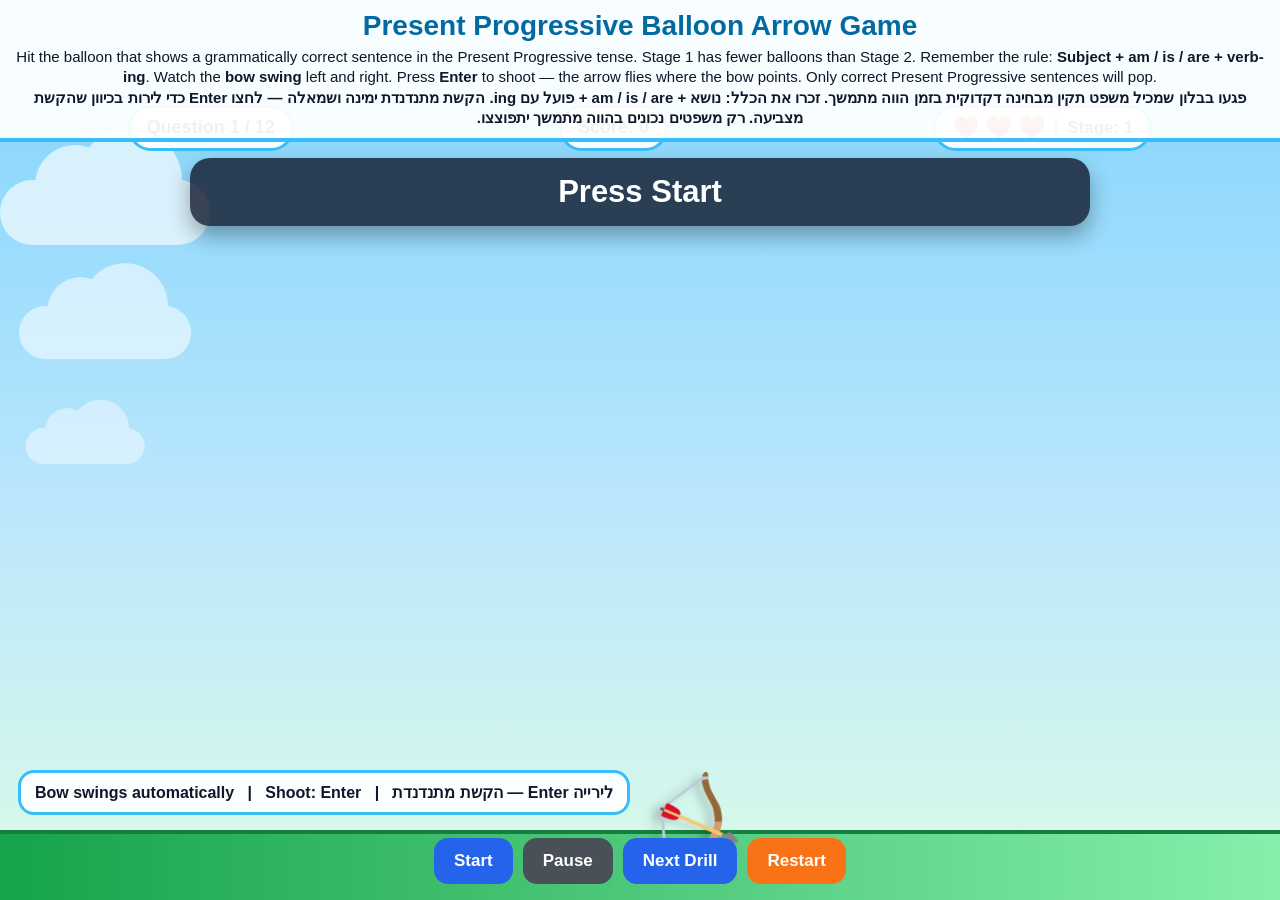
<file: games/present_progressive_balloon_arrow_game.html>
<!DOCTYPE html>
<html lang="en">
<head>
<meta charset="UTF-8">
<meta name="viewport" content="width=device-width, initial-scale=1.0">
<title>Present Progressive Balloon Arrow Game</title>
<style>
*{box-sizing:border-box}
html.embed,html.embed body{height:100%;overflow:hidden}
html.embed .header{display:none}
html.embed .game{width:100%;height:100%;min-height:520px}
html.embed .stats{position:absolute;top:10px}
html.embed body.playing .stats{top:6px}
html.embed .questionBox{top:68px}
html.embed .help{bottom:54px;font-size:13px;padding:8px 12px}
html.embed .controls{bottom:8px;z-index:40}
html.embed .controls button{padding:10px 14px;font-size:14px;pointer-events:auto}
html.embed .pill{font-size:14px;padding:7px 12px;border-width:2px}
html.embed .feedback{bottom:88px;font-size:18px}
body{
  margin:0;
  font-family:Arial, sans-serif;
  background:linear-gradient(to bottom,#7dd3fc 0%,#bae6fd 55%,#dcfce7 100%);
  overflow:hidden;
  color:#0f172a;
}
.header{
  position:fixed;
  top:0;left:0;width:100%;
  background:rgba(255,255,255,.94);
  border-bottom:4px solid #38bdf8;
  text-align:center;
  z-index:30;
  padding:10px 16px;
  transition:opacity .35s ease, transform .35s ease;
}
body.playing .header{
  opacity:0;
  transform:translateY(-110%);
  pointer-events:none;
}
body.playing .stats{top:12px}
body.playing .questionBox{display:none}
.header h1{margin:0;color:#0369a1;font-size:28px}
.instructions{font-size:15px;line-height:1.35;margin-top:5px}
.hebrew{direction:rtl;font-weight:bold}
.stats{
  position:fixed;
  top:105px;left:0;width:100%;
  display:flex;justify-content:space-around;gap:10px;
  z-index:25;
  pointer-events:none;
}
.pill{
  background:rgba(255,255,255,.92);
  border:3px solid #38bdf8;
  border-radius:999px;
  padding:9px 16px;
  font-weight:bold;
  font-size:18px;
}
.questionBox{
  position:fixed;
  top:158px;
  left:50%;
  transform:translateX(-50%);
  width:min(900px,92vw);
  background:#0f172acc;
  color:white;
  border-radius:20px;
  padding:16px 20px;
  text-align:center;
  z-index:24;
  box-shadow:0 10px 22px #0005;
  cursor:pointer;
}
.questionBox.idle:hover{background:#1e293bcc}
#question{font-size:31px;font-weight:bold}
.game{
  position:relative;
  width:100vw;
  height:100vh;
  overflow:hidden;
}
.ground{
  position:absolute;
  bottom:0;left:0;width:100%;height:70px;
  background:linear-gradient(to right,#16a34a,#86efac);
  border-top:4px solid #15803d;
}
.boy{
  position:absolute;
  bottom:62px;
  left:50%;
  margin-left:-40px;
  width:80px;height:105px;
  z-index:12;
  font-size:70px;
  display:flex;align-items:center;justify-content:center;
  filter:drop-shadow(0 8px 4px #0003);
  transform-origin:50% 100%;
}
.arrow{
  position:absolute;
  width:12px;height:54px;
  background:linear-gradient(to bottom,#e8c99b,#c9a66b 45%,#b8895a);
  border-radius:6px;
  z-index:20;
  box-shadow:0 2px 6px #0003;
  pointer-events:none;
  transform-origin:50% 100%;
}
.arrow.arrow-stuck{
  z-index:22;
  filter:drop-shadow(0 0 4px #c9a66b88);
}
.arrow:before{
  content:"";
  position:absolute;
  top:-16px;left:-7px;
  border-left:13px solid transparent;
  border-right:13px solid transparent;
  border-bottom:18px solid #8fa4b4;
}
.arrow:after{
  content:"";
  position:absolute;
  bottom:-6px;left:-8px;
  width:28px;height:14px;
  background:linear-gradient(90deg,#d32f2f,#ef5350 50%,#d32f2f);
  clip-path:polygon(0 0,50% 35%,100% 0,75% 100%,25% 100%);
}
.balloon{
  position:absolute;
  width:145px;height:145px;
  z-index:10;
  display:flex;align-items:center;justify-content:center;
  text-align:center;
  color:#111827;
  font-weight:bold;
  font-size:13px;
  cursor:pointer;
  user-select:none;
  padding:14px 10px 34px;
}
.balloonBody{
  position:absolute;
  top:0;left:50%;
  transform:translateX(-50%);
  width:132px;height:115px;
  border-radius:50% 50% 45% 45%;
  box-shadow:inset -10px -12px 16px #0002,0 6px 14px #0003;
  border:2px solid #ffffffaa;
}
.balloonBody:after{
  content:"";
  position:absolute;
  bottom:-10px;left:50%;
  transform:translateX(-50%);
  width:0;height:0;
  border-left:9px solid transparent;
  border-right:9px solid transparent;
  border-top:14px solid currentColor;
}
.string{
  position:absolute;
  top:108px;left:50%;
  width:2px;height:32px;
  background:#334155;
}
.balloon span{
  position:relative;
  z-index:2;
  max-width:118px;
  line-height:1.12;
  font-size:12px;
}
.pop{
  animation:pop .28s ease forwards;
}
.balloon.explode{
  pointer-events:none;
  z-index:21;
}
.balloon.explode .balloonBody{
  animation:balloonBurst .42s ease-out forwards;
}
.balloon.explode .string,
.balloon.explode span{
  animation:balloonFade .35s ease-out forwards;
}
.burst-particle{
  position:absolute;
  border-radius:50%;
  pointer-events:none;
  z-index:23;
  animation:particleFly .5s ease-out forwards;
}
@keyframes pop{
  to{transform:scale(1.45) rotate(15deg);opacity:0}
}
@keyframes balloonBurst{
  0%{transform:translateX(-50%) scale(1);opacity:1}
  35%{transform:translateX(-50%) scale(1.25);opacity:.85}
  100%{transform:translateX(-50%) scale(1.7);opacity:0}
}
@keyframes balloonFade{
  to{opacity:0;transform:scale(.6)}
}
@keyframes particleFly{
  0%{opacity:1;transform:translate(0,0) scale(1)}
  100%{opacity:0;transform:translate(var(--dx),var(--dy)) scale(.2)}
}
.feedback{
  position:fixed;
  bottom:100px;
  left:50%;
  transform:translateX(-50%);
  z-index:50;
  padding:15px 24px;
  border-radius:18px;
  font-size:22px;
  font-weight:bold;
  display:none;
  text-align:center;
}
.good{display:block;background:#dcfce7;color:#166534;border:3px solid #22c55e}
.bad{display:block;background:#fee2e2;color:#991b1b;border:3px solid #ef4444}
.lives-pill{
  display:flex;
  align-items:center;
  gap:6px;
  min-width:170px;
  justify-content:center;
}
.stage-label{
  margin-left:4px;
  padding-left:10px;
  border-left:2px solid #38bdf8;
  font-size:17px;
  white-space:nowrap;
}
.heart{
  font-size:22px;
  line-height:1;
  transition:transform .25s ease, opacity .25s ease;
}
.heart.off{
  opacity:.35;
  transform:scale(.85);
  filter:grayscale(1);
}
.heart.lost{
  animation:heartPop .45s ease;
}
@keyframes heartPop{
  0%{transform:scale(1)}
  40%{transform:scale(1.35)}
  100%{transform:scale(.85);opacity:.35}
}
.balloon.hit-shake{
  animation:shake .35s ease;
}
@keyframes shake{
  0%,100%{transform:translateX(0)}
  25%{transform:translateX(-8px)}
  75%{transform:translateX(8px)}
}
.controls{
  position:fixed;
  bottom:16px;
  left:50%;
  transform:translateX(-50%);
  z-index:40;
  display:flex;
  gap:10px;
  pointer-events:auto;
}
button{
  border:0;border-radius:14px;
  padding:13px 20px;
  font-size:17px;
  font-weight:bold;
  cursor:pointer;
}
.start{background:#2563eb;color:white}
.pause{background:#495057;color:white}
.restart{background:#f97316;color:white}
.next{background:#2563eb;color:white}
.pause-overlay{
  position:fixed;
  inset:0;
  z-index:55;
  background:rgba(15,23,42,.5);
  display:none;
  align-items:center;
  justify-content:center;
  color:#fff;
  font-size:34px;
  font-weight:bold;
  letter-spacing:.04em;
  pointer-events:none;
}
body.paused .pause-overlay{display:flex}
.help{
  position:fixed;
  left:18px;
  bottom:85px;
  background:#ffffffe6;
  border:3px solid #38bdf8;
  border-radius:16px;
  padding:10px 14px;
  font-weight:bold;
  z-index:30;
}
.result{
  position:fixed;
  inset:0;
  z-index:100;
  background:#0008;
  display:none;
  align-items:center;
  justify-content:center;
}
.card{
  background:white;
  border-radius:28px;
  width:min(620px,90vw);
  text-align:center;
  padding:32px;
  box-shadow:0 14px 35px #0007;
}
.card h2{font-size:36px;color:#0369a1;margin-top:0}
.grade{font-size:62px;color:#16a34a;font-weight:bold}
.cloud{
  position:absolute;
  background:#fff;
  border-radius:60px;
  opacity:.65;
  width:210px;height:65px;
  z-index:2;
  pointer-events:none;
  will-change:transform;
}
.cloud:before,.cloud:after{
  content:"";position:absolute;background:white;border-radius:50%;
}
.cloud:before{width:80px;height:80px;left:35px;top:-35px}
.cloud:after{width:105px;height:105px;right:28px;top:-52px}
.cloud-1{
  top:180px;
  animation:cloudDrift1 75s linear infinite;
}
.cloud-2{
  top:300px;
  opacity:.55;
  transform:scale(.82);
  animation:cloudDrift2 95s linear infinite;
  animation-delay:-35s;
}
.cloud-3{
  top:420px;
  width:170px;
  height:52px;
  opacity:.45;
  transform:scale(.7);
  animation:cloudDrift3 120s linear infinite;
  animation-delay:-70s;
}
.cloud-3:before{width:64px;height:64px;left:28px;top:-28px}
.cloud-3:after{width:82px;height:82px;right:22px;top:-40px}
@keyframes cloudDrift1{
  from{transform:translateX(-260px)}
  to{transform:translateX(calc(100vw + 260px))}
}
@keyframes cloudDrift2{
  from{transform:translateX(-300px) scale(.82)}
  to{transform:translateX(calc(100vw + 300px)) scale(.82)}
}
@keyframes cloudDrift3{
  from{transform:translateX(-220px) scale(.7)}
  to{transform:translateX(calc(100vw + 220px)) scale(.7)}
}
@media(max-width:700px){
  .header h1{font-size:22px}
  .instructions{font-size:13px}
  .stats{top:125px;flex-wrap:wrap}
  .questionBox{top:205px}
  #question{font-size:22px}
  .balloon{width:118px;height:118px;font-size:11px;padding:10px 8px 28px}
  .balloonBody{width:108px;height:94px}
  .balloon span{max-width:96px;font-size:10px}
  .string{top:88px;height:24px}
  .boy{font-size:58px}
}
</style>
</head>
<body>
<script>if(new URLSearchParams(location.search).get("embed")==="1")document.documentElement.classList.add("embed");</script>
<div class="header">
  <h1>Present Progressive Balloon Arrow Game</h1>
  <div class="instructions">
    Hit the balloon that shows a grammatically correct sentence in the Present Progressive tense.
    Stage 1 has fewer balloons than Stage 2.
    Remember the rule: <b>Subject + am / is / are + verb-ing</b>.
    Watch the <b>bow swing</b> left and right. Press <b>Enter</b> to shoot — the arrow flies where the bow points.
    Only correct Present Progressive sentences will pop.
    <div class="hebrew">פגעו בבלון שמכיל משפט תקין מבחינה דקדוקית בזמן הווה מתמשך.
    זכרו את הכלל: נושא + am / is / are + פועל עם ing.
    <b>הקשת</b> מתנדנדת ימינה ושמאלה — לחצו Enter כדי לירות בכיוון שהקשת מצביעה.
    רק משפטים נכונים בהווה מתמשך יתפוצצו.</div>
  </div>
</div>

<div class="stats">
  <div id="progress" class="pill">Question 1 / 12</div>
  <div id="score" class="pill">Score: 0</div>
  <div id="lives" class="pill lives-pill" aria-label="Lives and stage"></div>
</div>

<div class="questionBox" id="questionBox" role="button" tabindex="0" title="Click to start"><div id="question">Press Start</div></div>

<div id="game" class="game">
  <div class="cloud cloud-1"></div>
  <div class="cloud cloud-2"></div>
  <div class="cloud cloud-3"></div>
  <div id="boy" class="boy">🏹</div>
  <div class="ground"></div>
</div>

<div class="help">Bow swings automatically &nbsp; | &nbsp; Shoot: Enter &nbsp; | &nbsp; <span class="hebrew" style="display:inline">הקשת מתנדנדת — Enter לירייה</span></div>
<div id="pause-overlay" class="pause-overlay" aria-hidden="true">Paused</div>
<div id="feedback" class="feedback"></div>

<div class="controls">
  <button type="button" class="start" id="btn-start">Start</button>
  <button type="button" class="pause" id="btn-pause">Pause</button>
  <button type="button" class="next" id="btn-next">Next Drill</button>
  <button type="button" class="restart" id="btn-restart">Restart</button>
</div>

<div id="result" class="result">
  <div class="card">
    <h2>Game Finished!</h2>
    <div id="grade" class="grade">0%</div>
    <p id="finalMessage"></p>
    <button type="button" class="start" id="btn-play-again">Play Again</button>
  </div>
</div>

<script>
const easyQuestions = [
  {q:"Stage 1: Hit the correct Present Progressive sentence.", choices:["Dana is reading now.","Dana are reading now.","Dana am reading now.","Dana read now."], correct:"Dana is reading now."},
  {q:"Stage 1: Hit the correct Present Progressive sentence.", choices:["The boys are playing now.","The boys is playing now.","The boys am playing now.","The boys play now."], correct:"The boys are playing now."},
  {q:"Stage 1: Hit the correct Present Progressive sentence.", choices:["I am eating now.","I is eating now.","I are eating now.","I eat now."], correct:"I am eating now."},
  {q:"Stage 1: Hit the correct Present Progressive sentence.", choices:["She is drawing now.","She are drawing now.","She am drawing now.","She draw now."], correct:"She is drawing now."}
];

const hardQuestions = [
  {q:"Stage 2: Harder balloons - find the fully correct sentence.", choices:["He is reading a book now.","He are reading a book now.","He reading a book now.","He is read a book now."], correct:"He is reading a book now."},
  {q:"Stage 2: Harder balloons - find the fully correct sentence.", choices:["The children are running now.","The children is running now.","The children are runing now.","The children running now."], correct:"The children are running now."},
  {q:"Stage 2: Harder balloons - find the fully correct sentence.", choices:["My parents are driving home now.","My parents is driving home now.","My parents driving home now.","My parents are driveing home now."], correct:"My parents are driving home now."},
  {q:"Stage 2: Harder balloons - find the fully correct sentence.", choices:["She is writing a letter now.","She are writing a letter now.","She is writting a letter now.","She writing a letter now."], correct:"She is writing a letter now."},
  {q:"Stage 2: Harder balloons - find the fully correct sentence.", choices:["I am eating lunch now.","I are eating lunch now.","I am eatting lunch now.","I eating lunch now."], correct:"I am eating lunch now."},
  {q:"Stage 2: Harder balloons - find the fully correct sentence.", choices:["It is raining today.","It are raining today.","It amnt raining today.","It is rain today."], correct:"It is raining today."},
  {q:"Stage 2: Harder balloons - find the fully correct sentence.", choices:["You are watching TV now.","You is watching TV now.","You am watching TV now.","You watching TV now."], correct:"You are watching TV now."},
  {q:"Stage 2: Harder balloons - find the fully correct sentence.", choices:["The student is walking to school now.","The student are walking to school now.","The student amnt walking to school now.","The student is walk to school now."], correct:"The student is walking to school now."}
];

const questions = [...easyQuestions, ...hardQuestions];

const colors = ["#f87171","#fb923c","#facc15","#4ade80","#38bdf8","#a78bfa","#f472b6","#2dd4bf"];
const STAGE_EASY = { spawnMs: 15000, perWave: 1, speedMin: 0.45, speedMax: 0.85 };
const STAGE_HARD = { spawnMs: 12000, perWave: 2, speedMin: 1.1, speedMax: 2.1 };
const MAX_LIVES = 3;
const SWING_AMPLITUDE = 90;
const SWING_PERIOD = 3000;
const ARROW_SPEED = 9;
const ARROW_W = 12;
const ARROW_SHAFT = 54;
const ARROW_HEAD = 16;
let current=0, score=0, lives=MAX_LIVES, active=false;
let gameStarted = false;
let bowAngle = 0;
let swingStart = 0;
let balloons = [];
let arrows = [];
let spawnTimer = null;
let loopStarted = false;
let resolvingHit = false;
let feedbackTimer = null;
let paused = false;
let pauseSwingTime = 0;

const game = document.getElementById("game");
const boy = document.getElementById("boy");
const questionEl = document.getElementById("question");
const scoreEl = document.getElementById("score");
const livesEl = document.getElementById("lives");
const progressEl = document.getElementById("progress");
const feedback = document.getElementById("feedback");
const result = document.getElementById("result");
const grade = document.getElementById("grade");
const finalMessage = document.getElementById("finalMessage");

const questionBox = document.getElementById("questionBox");
const btnPause = document.getElementById("btn-pause");
const pauseOverlay = document.getElementById("pause-overlay");

document.addEventListener("keydown", e=>{
  if(e.key==="p" || e.key==="P"){
    if(gameStarted && result.style.display !== "flex") togglePause();
    e.preventDefault();
    return;
  }
  if(paused) return;
  if(e.key==="Enter"){
    if(tryStartIfIdle()){ e.preventDefault(); return; }
    if(active) shootArrow();
    e.preventDefault();
  }
  if(e.key===" " && tryStartIfIdle()) e.preventDefault();
});
questionBox.addEventListener("click", ()=> tryStartIfIdle());
questionBox.addEventListener("keydown", e=>{
  if(e.key==="Enter" || e.key===" "){ tryStartIfIdle(); e.preventDefault(); }
});

function tryStartIfIdle(){
  if(!gameStarted && result.style.display !== "flex"){
    startGame();
    return true;
  }
  return false;
}

function setQuestionIdle(idle){
  questionBox.classList.toggle("idle", idle);
  questionBox.style.cursor = idle ? "pointer" : "default";
}

function updateBowSwing(now){
  if(paused) return;
  if(!swingStart) swingStart = now;
  const t = (now - swingStart) / SWING_PERIOD;
  bowAngle = SWING_AMPLITUDE * Math.sin(t * Math.PI * 2);
  boy.style.transform = "rotate(" + bowAngle + "deg)";
}

function togglePause(){
  if(!gameStarted || result.style.display === "flex") return;
  if(!active && !paused) return;
  paused = !paused;
  document.body.classList.toggle("paused", paused);
  if(pauseOverlay) pauseOverlay.setAttribute("aria-hidden", paused ? "false" : "true");
  if(btnPause) btnPause.textContent = paused ? "Resume" : "Pause";
  if(paused){
    pauseSwingTime = performance.now();
    if(spawnTimer){ clearInterval(spawnTimer); spawnTimer = null; }
  }else if(active){
    swingStart += performance.now() - pauseSwingTime;
    const cfg = stageConfig();
    if(!spawnTimer) spawnTimer = setInterval(spawnBalloons, cfg.spawnMs);
  }
}

function isEasyStage(){
  return score < easyQuestions.length;
}

function stageConfig(){
  return isEasyStage() ? STAGE_EASY : STAGE_HARD;
}

function getStageNumber(){
  return current < easyQuestions.length ? 1 : 2;
}

function updateTop(){
  progressEl.textContent = "Question " + Math.min(current+1, questions.length) + " / " + questions.length;
  scoreEl.textContent = "Score: " + score;
  livesEl.innerHTML = "";
  for(let i=0;i<MAX_LIVES;i++){
    const heart = document.createElement("span");
    heart.className = "heart" + (i < lives ? " on" : " off");
    heart.textContent = i < lives ? "❤️" : "🖤";
    heart.setAttribute("aria-hidden", "true");
    livesEl.appendChild(heart);
  }
  const stageLabel = document.createElement("span");
  stageLabel.className = "stage-label";
  stageLabel.textContent = "Stage: " + getStageNumber();
  livesEl.appendChild(stageLabel);
  livesEl.setAttribute("aria-label", lives + " lives remaining, stage " + getStageNumber());
}

function loseLife(){
  if(lives <= 0) return;
  lives--;
  updateTop();
  const hearts = livesEl.querySelectorAll(".heart");
  if(hearts[lives]){
    hearts[lives].classList.add("lost");
  }
}

function startGame(){
  document.body.classList.add("playing");
  gameStarted = true;
  paused = false;
  document.body.classList.remove("paused");
  if(btnPause) btnPause.textContent = "Pause";
  setQuestionIdle(false);
  current=0; score=0; lives=MAX_LIVES; resolvingHit=false; swingStart=0; result.style.display="none";
  boy.style.transform = "rotate(0deg)";
  loadQuestion();
  if(!loopStarted){ loopStarted=true; requestAnimationFrame(gameLoop); }
}

function playAgain(){
  restartGame();
  startGame();
}

function restartGame(){
  document.body.classList.remove("playing");
  clearAll();
  gameStarted = false;
  paused = false;
  document.body.classList.remove("paused");
  if(btnPause) btnPause.textContent = "Pause";
  current=0; score=0; lives=MAX_LIVES; active=false; resolvingHit=false; swingStart=0;
  questionEl.textContent="Press Start";
  setQuestionIdle(true);
  feedback.className="feedback";
  if(feedbackTimer){ clearTimeout(feedbackTimer); feedbackTimer=null; }
  result.style.display="none";
  boy.style.transform = "rotate(0deg)";
  updateTop();
}

function clearAll(){
  balloons.forEach(b=>b.el.remove());
  arrows.forEach(a=>a.el.remove());
  balloons=[]; arrows=[];
  if(spawnTimer) clearInterval(spawnTimer);
}

function loadQuestion(){
  if(current>=questions.length || lives<=0){ endGame(); return; }
  clearAll();
  active=true;
  resolvingHit=false;
  if(feedbackTimer){ clearTimeout(feedbackTimer); feedbackTimer=null; }
  feedback.className="feedback";
  feedback.textContent="";
  updateTop();
  const cfg = stageConfig();
  spawnBalloons();
  spawnTimer = setInterval(spawnBalloons, cfg.spawnMs);
}

function pickChoicesForWave(q, cfg){
  if(cfg.perWave === 1){
    const wrongOnes = q.choices.filter(c => c !== q.correct);
    const wrongPick = wrongOnes[Math.floor(Math.random() * wrongOnes.length)];
    return [Math.random() < 0.55 ? q.correct : wrongPick];
  }
  const wrongOnes = q.choices.filter(c => c !== q.correct).sort(()=>Math.random()-0.5);
  return [q.correct, wrongOnes[0]];
}

function playWidth(){
  return game.clientWidth || window.innerWidth;
}

function playHeight(){
  return game.clientHeight || window.innerHeight;
}

function spawnBalloons(){
  if(!active || resolvingHit) return;
  const q = questions[current];
  const cfg = stageConfig();
  const choices = pickChoicesForWave(q, cfg);
  const balloonWidth = 145;
  const areaW = playWidth();
  choices.forEach((answer,i)=>{
    const el = document.createElement("div");
    el.className = "balloon";
    const color = colors[Math.floor(Math.random()*colors.length)];
    const x = 30 + Math.random()*(areaW - balloonWidth - 60);
    const y = -160 - i*50 - Math.random()*40;
    const speed = cfg.speedMin + Math.random()*(cfg.speedMax - cfg.speedMin);
    el.style.left = x+"px";
    el.style.top = y+"px";
    el.dataset.answer = answer;
    el.innerHTML = `<div class="balloonBody" style="background:${color};color:${color}"></div><div class="string"></div><span>${answer}</span>`;
    game.appendChild(el);
    balloons.push({el,x,y,speed,answer});
  });
}

function getBowPivot(){
  const boyRect = boy.getBoundingClientRect();
  const gameRect = game.getBoundingClientRect();
  return {
    x: boyRect.left + boyRect.width / 2 - gameRect.left,
    y: boyRect.bottom - gameRect.top
  };
}

function getArrowSpawn(){
  const pivot = getBowPivot();
  const rad = bowAngle * Math.PI / 180;
  const left = pivot.x - ARROW_W / 2;
  const top = pivot.y - ARROW_SHAFT;
  const tipX = pivot.x + Math.sin(rad) * (ARROW_SHAFT + ARROW_HEAD);
  const tipY = pivot.y - Math.cos(rad) * (ARROW_SHAFT + ARROW_HEAD);
  return { left, top, pivotX: pivot.x, pivotY: pivot.y, tipX, tipY, rad };
}

function shootArrow(){
  if(!active || resolvingHit || paused) return;
  if(arrows.some(a => !a.finished)) return;
  const pos = getArrowSpawn();
  const el = document.createElement("div");
  el.className = "arrow";
  el.style.left = pos.left + "px";
  el.style.top = pos.top + "px";
  el.style.transform = "rotate(" + bowAngle + "deg)";
  game.appendChild(el);
  arrows.push({
    el,
    x: pos.left,
    y: pos.top,
    vx: Math.sin(pos.rad) * ARROW_SPEED,
    vy: -Math.cos(pos.rad) * ARROW_SPEED,
    angle: bowAngle,
    finished: false
  });
}

function gameLoop(now){
  if(!paused){
    updateBowSwing(now);

    arrows.forEach(a=>{
      if(a.finished) return;
      a.x += a.vx;
      a.y += a.vy;
      a.el.style.left = a.x + "px";
      a.el.style.top = a.y + "px";
    });
    arrows = arrows.filter(a=>{
      if(a.finished){ return false; }
      if(a.y < -80 || a.x < -60 || a.x > playWidth() + 20){
        a.el.remove();
        return false;
      }
      return true;
    });

    balloons.forEach(b=>{
      b.y += b.speed;
      b.el.style.top = b.y+"px";
    });

    balloons = balloons.filter(b=>{
      if(b.y > playHeight()-80){
        b.el.remove();
        return false;
      }
      return true;
    });

    if(active) checkHits();
  }
  requestAnimationFrame(gameLoop);
}

function rectsOverlap(a,b){
  return !(a.right < b.left || a.left > b.right || a.bottom < b.top || a.top > b.bottom);
}

function checkHits(){
  if(resolvingHit) return;
  for(const arrow of arrows){
    if(arrow.finished) continue;
    const ar = arrow.el.getBoundingClientRect();
    for(const balloon of balloons){
      const br = balloon.el.getBoundingClientRect();
      if(rectsOverlap(ar, br)){
        stickArrowToBalloon(arrow, balloon);
        return;
      }
    }
  }
}

function stickArrowToBalloon(arrow, balloon){
  resolvingHit = true;
  arrow.finished = true;
  const gameRect = game.getBoundingClientRect();
  const br = balloon.el.getBoundingClientRect();
  arrow.el.classList.add("arrow-stuck");
  arrow.el.style.transform = "rotate(" + arrow.angle + "deg)";
  arrow.el.style.left = (br.left - gameRect.left + br.width / 2 - 6) + "px";
  arrow.el.style.top = (br.top - gameRect.top + br.height / 2 - 22) + "px";
  explodeBalloon(balloon);
  setTimeout(() => {
    handleHit(balloon, arrow);
    arrow.el.remove();
    arrows = arrows.filter(a => a !== arrow);
    resolvingHit = false;
  }, 480);
}

function explodeBalloon(balloon){
  if(balloon.exploded) return;
  balloon.exploded = true;
  const body = balloon.el.querySelector(".balloonBody");
  const color = body ? getComputedStyle(body).backgroundColor : "#f87171";
  const rect = balloon.el.getBoundingClientRect();
  const gameRect = game.getBoundingClientRect();
  const cx = rect.left - gameRect.left + rect.width / 2;
  const cy = rect.top - gameRect.top + rect.height / 2;

  balloon.el.classList.add("explode");
  for(let i=0;i<10;i++){
    const p = document.createElement("div");
    p.className = "burst-particle";
    const size = 8 + Math.random() * 14;
    const angle = (Math.PI * 2 * i) / 10 + Math.random() * 0.4;
    const dist = 45 + Math.random() * 55;
    p.style.width = size + "px";
    p.style.height = size + "px";
    p.style.left = (cx - size / 2) + "px";
    p.style.top = (cy - size / 2) + "px";
    p.style.background = color;
    p.style.setProperty("--dx", Math.cos(angle) * dist + "px");
    p.style.setProperty("--dy", Math.sin(angle) * dist + "px");
    game.appendChild(p);
    setTimeout(()=>p.remove(), 520);
  }
  setTimeout(()=>{
    balloon.el.remove();
    balloons = balloons.filter(b => b !== balloon);
  }, 430);
}

function handleHit(balloon, arrow){
  const correct = questions[current].correct;

  if(balloon.answer === correct){
    score++;
    showFeedback(
      score === easyQuestions.length
        ? "Correct! Stage 2 unlocked: more balloons! / נכון! שלב 2 נפתח: יותר בלונים!"
        : "Correct! The correct sentence popped! / נכון! המשפט הנכון התפוצץ!",
      true
    );
    active=false;
    if(spawnTimer) clearInterval(spawnTimer);
    current++;
    updateTop();
    setTimeout(loadQuestion, 1400);
  }else{
    loseLife();
    showFeedback("Wrong sentence! You lose a heart but keep playing. / משפט לא נכון! איבדתם לב אבל ממשיכים.", false);
    if(lives<=0){
      active=false;
      if(spawnTimer) clearInterval(spawnTimer);
      setTimeout(endGame, 1100);
    }
  }
}

function nextQuestion(){
  if(tryStartIfIdle()) return;
  if(!active) return;
  current++;
  loadQuestion();
}

function showFeedback(text, good){
  if(feedbackTimer){
    clearTimeout(feedbackTimer);
    feedbackTimer = null;
  }
  feedback.textContent = text;
  feedback.className = "feedback " + (good ? "good" : "bad");
  if(!good){
    feedbackTimer = setTimeout(()=>{
      feedback.className = "feedback";
      feedback.textContent = "";
      feedbackTimer = null;
    }, 3000);
  }
}

function endGame(){
  clearAll();
  active=false;
  const percent = Math.round((score/questions.length)*100);
  grade.textContent = percent + "%";
  if(percent>=90) finalMessage.textContent="Excellent! You understand Present Progressive very well.";
  else if(percent>=70) finalMessage.textContent="Good work! Keep practicing am / is / are + verb-ing.";
  else finalMessage.textContent="Keep practicing. Remember: am / is / are + verb-ing.";
  result.style.display="flex";
}
updateTop();
setQuestionIdle(true);
if(!loopStarted){ loopStarted=true; requestAnimationFrame(gameLoop); }
document.getElementById("btn-start")?.addEventListener("click", startGame);
document.getElementById("btn-next")?.addEventListener("click", nextQuestion);
document.getElementById("btn-restart")?.addEventListener("click", restartGame);
document.getElementById("btn-play-again")?.addEventListener("click", playAgain);
document.getElementById("btn-pause")?.addEventListener("click", togglePause);
</script>
</body>
</html>
</file>
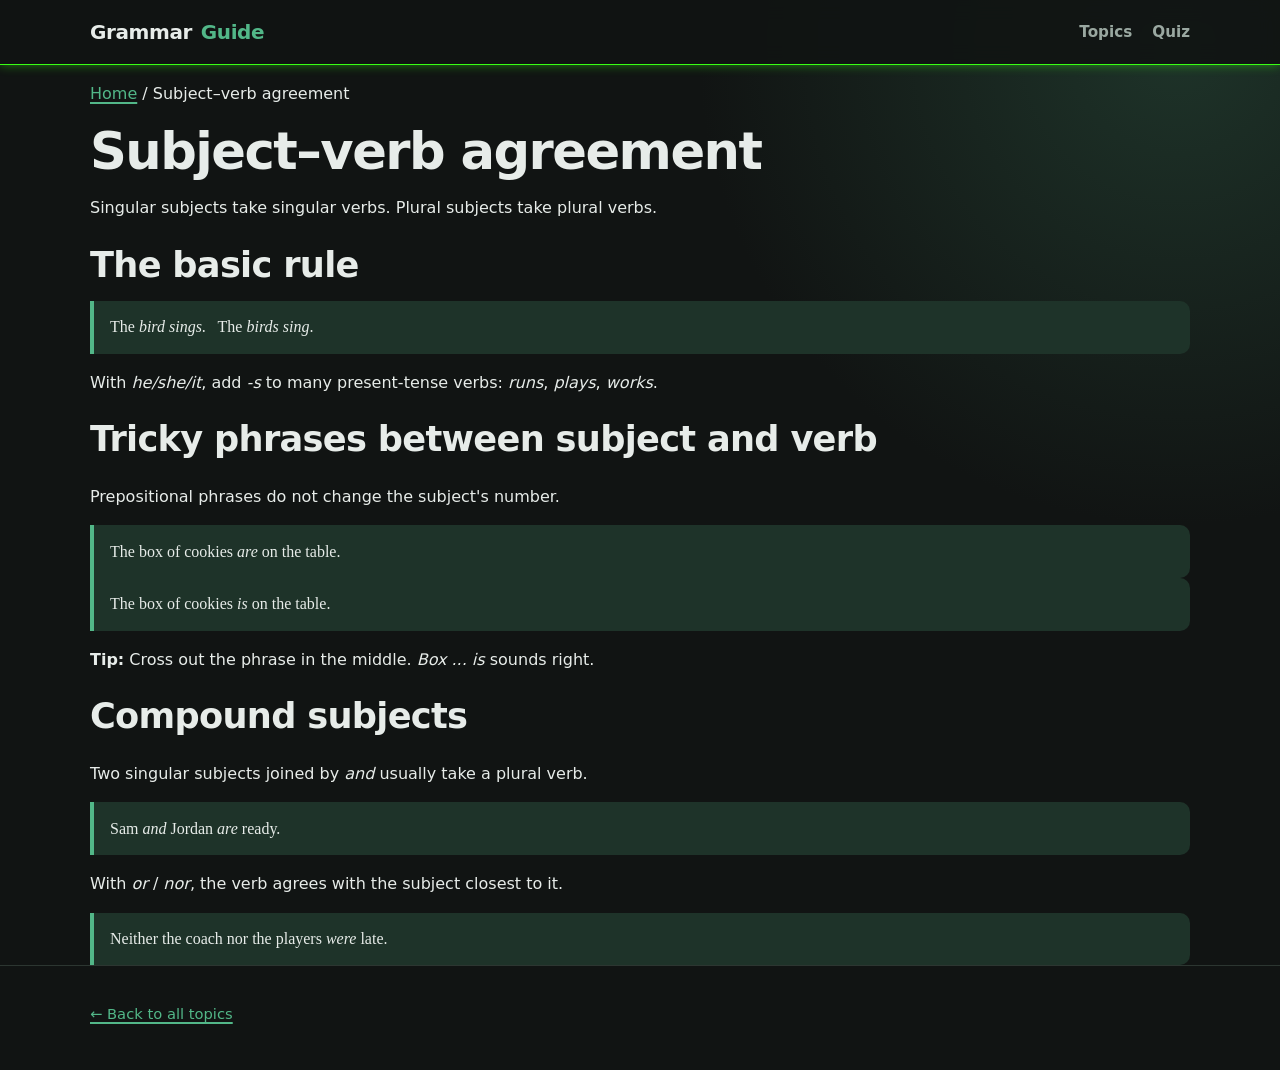
<file: topics/agreement.html>
<!DOCTYPE html>
<html lang="en">
<head>
  <meta charset="UTF-8" />
  <meta name="viewport" content="width=device-width, initial-scale=1" />
  <title>Subject–Verb Agreement — Grammar Guide</title>
  <link rel="stylesheet" href="../css/style.css" />
</head>
<body>
  <header class="site-header">
    <div class="container header-inner">
      <a class="logo" href="../index.html">Grammar<span>Guide</span></a>
      <nav aria-label="Main">
        <a href="../index.html#topics">Topics</a>
        <a href="../index.html#quiz">Quiz</a>
      </nav>
    </div>
  </header>

  <main class="topic-page">
    <div class="container">
      <p class="breadcrumb"><a href="../index.html">Home</a> / Subject–verb agreement</p>
      <h1>Subject–verb agreement</h1>
      <p class="topic-summary">
        Singular subjects take singular verbs. Plural subjects take plural verbs.
      </p>

      <article class="lesson-block">
        <h2>The basic rule</h2>
        <p class="example">The <em>bird sings</em>. &nbsp; The <em>birds sing</em>.</p>
        <p>With <em>he/she/it</em>, add <em>-s</em> to many present-tense verbs: <em>runs</em>, <em>plays</em>, <em>works</em>.</p>
      </article>

      <article class="lesson-block">
        <h2>Tricky phrases between subject and verb</h2>
        <p>Prepositional phrases do not change the subject's number.</p>
        <p class="example bad">The box of cookies <em>are</em> on the table.</p>
        <p class="example">The box of cookies <em>is</em> on the table.</p>
        <p class="tip"><strong>Tip:</strong> Cross out the phrase in the middle. <em>Box ... is</em> sounds right.</p>
      </article>

      <article class="lesson-block">
        <h2>Compound subjects</h2>
        <p>Two singular subjects joined by <em>and</em> usually take a plural verb.</p>
        <p class="example">Sam <em>and</em> Jordan <em>are</em> ready.</p>
        <p>With <em>or</em> / <em>nor</em>, the verb agrees with the subject closest to it.</p>
        <p class="example">Neither the coach nor the players <em>were</em> late.</p>
      </article>
    </div>
  </main>

  <footer class="site-footer">
    <div class="container footer-inner">
      <p><a href="../index.html">← Back to all topics</a></p>
    </div>
  </footer>
</body>
</html>
</file>
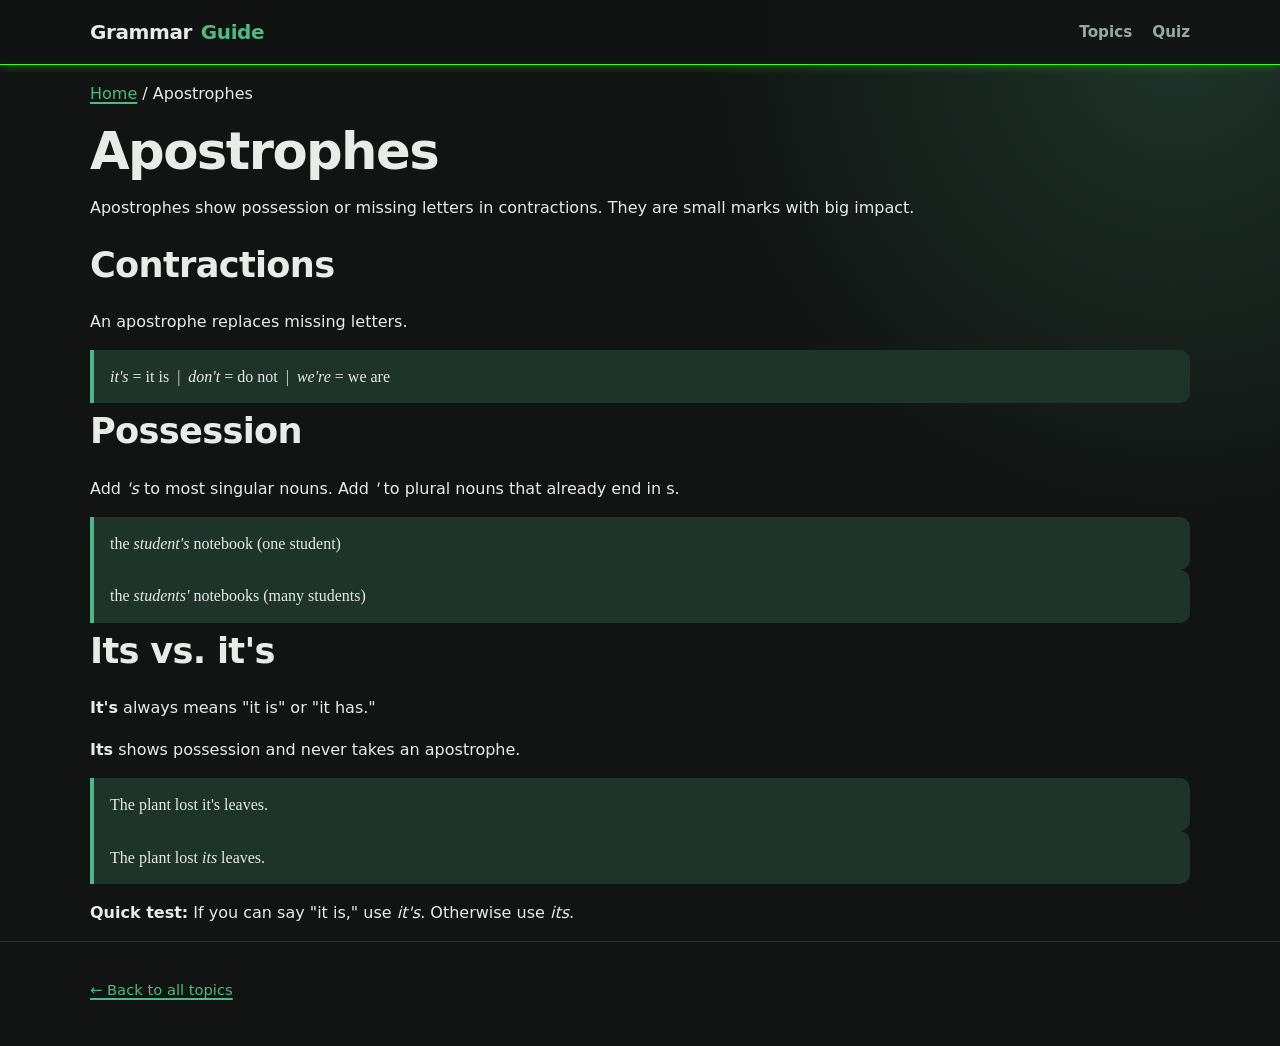
<file: topics/apostrophes.html>
<!DOCTYPE html>
<html lang="en">
<head>
  <meta charset="UTF-8" />
  <meta name="viewport" content="width=device-width, initial-scale=1" />
  <title>Apostrophes — Grammar Guide</title>
  <link rel="stylesheet" href="../css/style.css" />
</head>
<body>
  <header class="site-header">
    <div class="container header-inner">
      <a class="logo" href="../index.html">Grammar<span>Guide</span></a>
      <nav aria-label="Main">
        <a href="../index.html#topics">Topics</a>
        <a href="../index.html#quiz">Quiz</a>
      </nav>
    </div>
  </header>

  <main class="topic-page">
    <div class="container">
      <p class="breadcrumb"><a href="../index.html">Home</a> / Apostrophes</p>
      <h1>Apostrophes</h1>
      <p class="topic-summary">
        Apostrophes show possession or missing letters in contractions. They are small marks with big impact.
      </p>

      <article class="lesson-block">
        <h2>Contractions</h2>
        <p>An apostrophe replaces missing letters.</p>
        <p class="example"><em>it's</em> = it is &nbsp;|&nbsp; <em>don't</em> = do not &nbsp;|&nbsp; <em>we're</em> = we are</p>
      </article>

      <article class="lesson-block">
        <h2>Possession</h2>
        <p>Add <em>'s</em> to most singular nouns. Add <em>'</em> to plural nouns that already end in s.</p>
        <p class="example">the <em>student's</em> notebook (one student)</p>
        <p class="example">the <em>students'</em> notebooks (many students)</p>
      </article>

      <article class="lesson-block">
        <h2>Its vs. it's</h2>
        <p><strong>It's</strong> always means "it is" or "it has."</p>
        <p><strong>Its</strong> shows possession and never takes an apostrophe.</p>
        <p class="example bad">The plant lost it's leaves.</p>
        <p class="example">The plant lost <em>its</em> leaves.</p>
        <p class="tip"><strong>Quick test:</strong> If you can say "it is," use <em>it's</em>. Otherwise use <em>its</em>.</p>
      </article>
    </div>
  </main>

  <footer class="site-footer">
    <div class="container footer-inner">
      <p><a href="../index.html">← Back to all topics</a></p>
    </div>
  </footer>
</body>
</html>
</file>
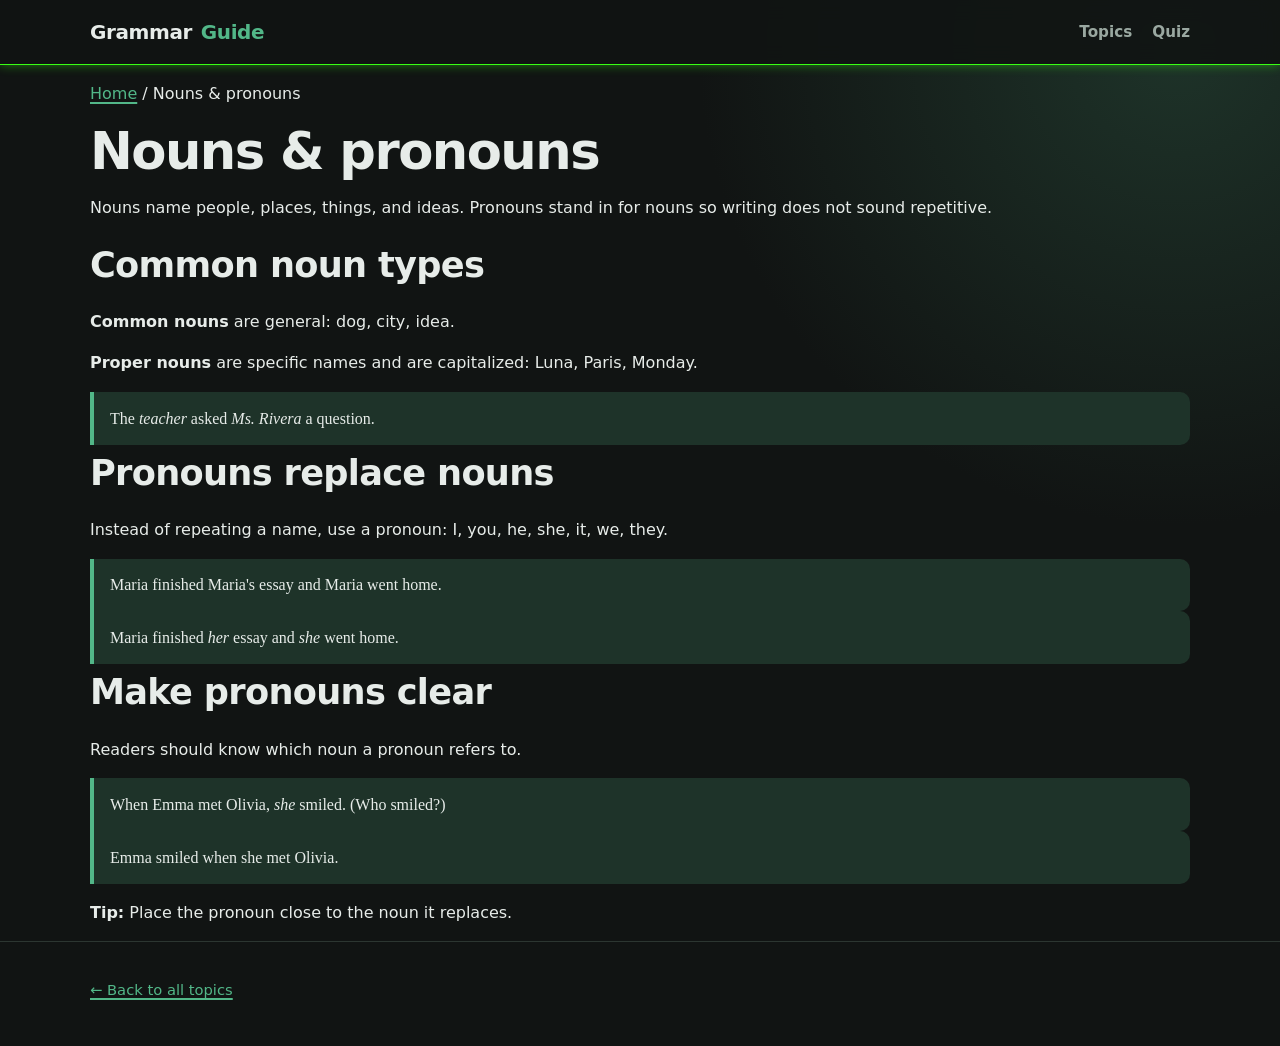
<file: topics/nouns.html>
<!DOCTYPE html>
<html lang="en">
<head>
  <meta charset="UTF-8" />
  <meta name="viewport" content="width=device-width, initial-scale=1" />
  <title>Nouns &amp; Pronouns — Grammar Guide</title>
  <link rel="stylesheet" href="../css/style.css" />
</head>
<body>
  <header class="site-header">
    <div class="container header-inner">
      <a class="logo" href="../index.html">Grammar<span>Guide</span></a>
      <nav aria-label="Main">
        <a href="../index.html#topics">Topics</a>
        <a href="../index.html#quiz">Quiz</a>
      </nav>
    </div>
  </header>

  <main class="topic-page">
    <div class="container">
      <p class="breadcrumb"><a href="../index.html">Home</a> / Nouns &amp; pronouns</p>
      <h1>Nouns &amp; pronouns</h1>
      <p class="topic-summary">
        Nouns name people, places, things, and ideas. Pronouns stand in for nouns
        so writing does not sound repetitive.
      </p>

      <article class="lesson-block">
        <h2>Common noun types</h2>
        <p><strong>Common nouns</strong> are general: dog, city, idea.</p>
        <p><strong>Proper nouns</strong> are specific names and are capitalized: Luna, Paris, Monday.</p>
        <p class="example">The <em>teacher</em> asked <em>Ms. Rivera</em> a question.</p>
      </article>

      <article class="lesson-block">
        <h2>Pronouns replace nouns</h2>
        <p>Instead of repeating a name, use a pronoun: I, you, he, she, it, we, they.</p>
        <p class="example bad">Maria finished Maria's essay and Maria went home.</p>
        <p class="example">Maria finished <em>her</em> essay and <em>she</em> went home.</p>
      </article>

      <article class="lesson-block">
        <h2>Make pronouns clear</h2>
        <p>Readers should know which noun a pronoun refers to.</p>
        <p class="example bad">When Emma met Olivia, <em>she</em> smiled. (Who smiled?)</p>
        <p class="example">Emma smiled when she met Olivia.</p>
        <p class="tip"><strong>Tip:</strong> Place the pronoun close to the noun it replaces.</p>
      </article>
    </div>
  </main>

  <footer class="site-footer">
    <div class="container footer-inner">
      <p><a href="../index.html">← Back to all topics</a></p>
    </div>
  </footer>
</body>
</html>
</file>
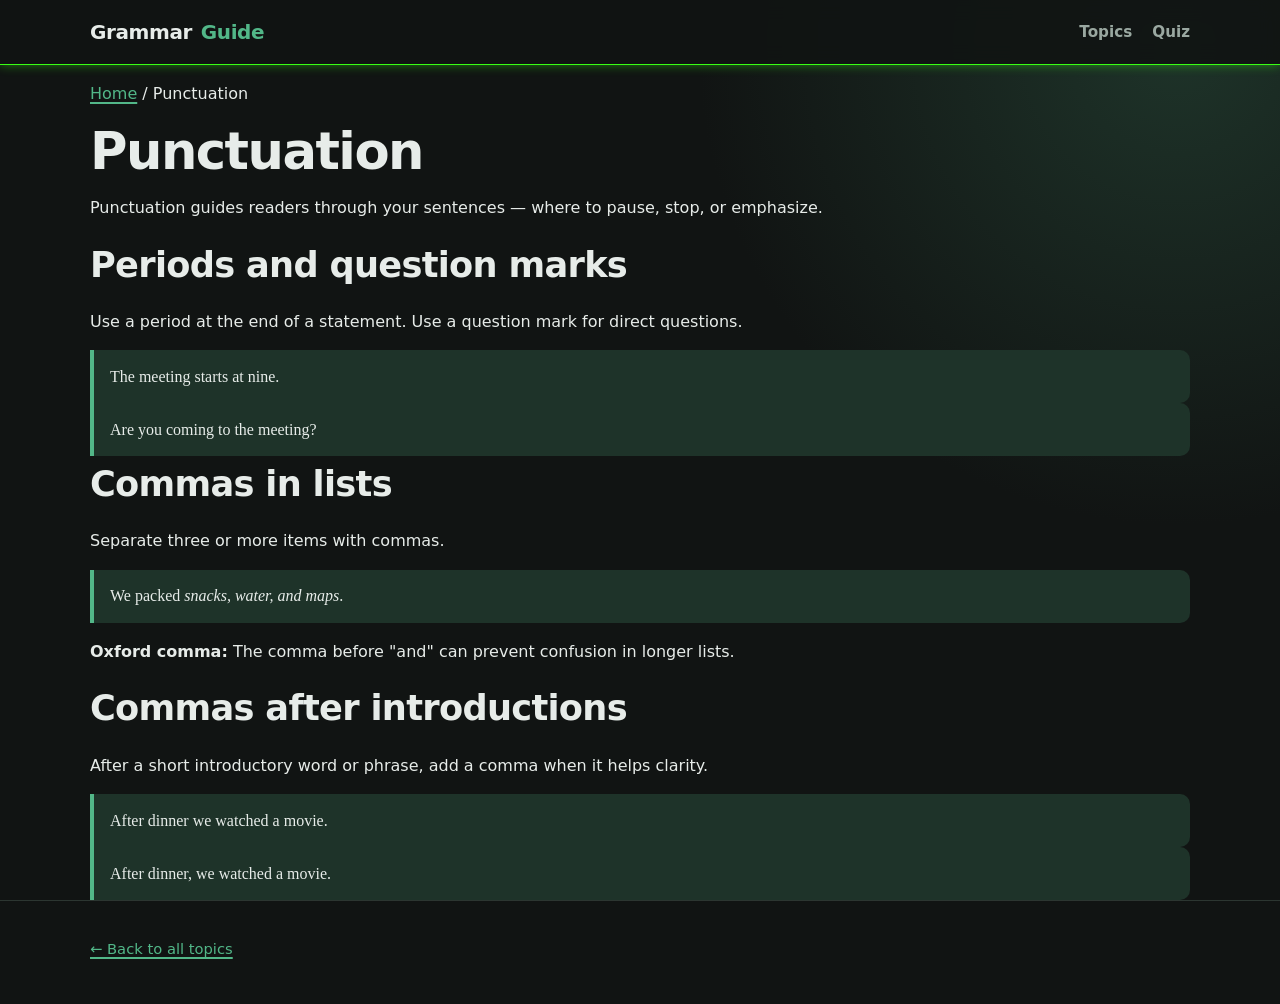
<file: topics/punctuation.html>
<!DOCTYPE html>
<html lang="en">
<head>
  <meta charset="UTF-8" />
  <meta name="viewport" content="width=device-width, initial-scale=1" />
  <title>Punctuation — Grammar Guide</title>
  <link rel="stylesheet" href="../css/style.css" />
</head>
<body>
  <header class="site-header">
    <div class="container header-inner">
      <a class="logo" href="../index.html">Grammar<span>Guide</span></a>
      <nav aria-label="Main">
        <a href="../index.html#topics">Topics</a>
        <a href="../index.html#quiz">Quiz</a>
      </nav>
    </div>
  </header>

  <main class="topic-page">
    <div class="container">
      <p class="breadcrumb"><a href="../index.html">Home</a> / Punctuation</p>
      <h1>Punctuation</h1>
      <p class="topic-summary">
        Punctuation guides readers through your sentences — where to pause, stop, or emphasize.
      </p>

      <article class="lesson-block">
        <h2>Periods and question marks</h2>
        <p>Use a period at the end of a statement. Use a question mark for direct questions.</p>
        <p class="example">The meeting starts at nine.</p>
        <p class="example">Are you coming to the meeting?</p>
      </article>

      <article class="lesson-block">
        <h2>Commas in lists</h2>
        <p>Separate three or more items with commas.</p>
        <p class="example">We packed <em>snacks, water, and maps</em>.</p>
        <p class="tip"><strong>Oxford comma:</strong> The comma before "and" can prevent confusion in longer lists.</p>
      </article>

      <article class="lesson-block">
        <h2>Commas after introductions</h2>
        <p>After a short introductory word or phrase, add a comma when it helps clarity.</p>
        <p class="example bad">After dinner we watched a movie.</p>
        <p class="example">After dinner, we watched a movie.</p>
      </article>
    </div>
  </main>

  <footer class="site-footer">
    <div class="container footer-inner">
      <p><a href="../index.html">← Back to all topics</a></p>
    </div>
  </footer>
</body>
</html>
</file>
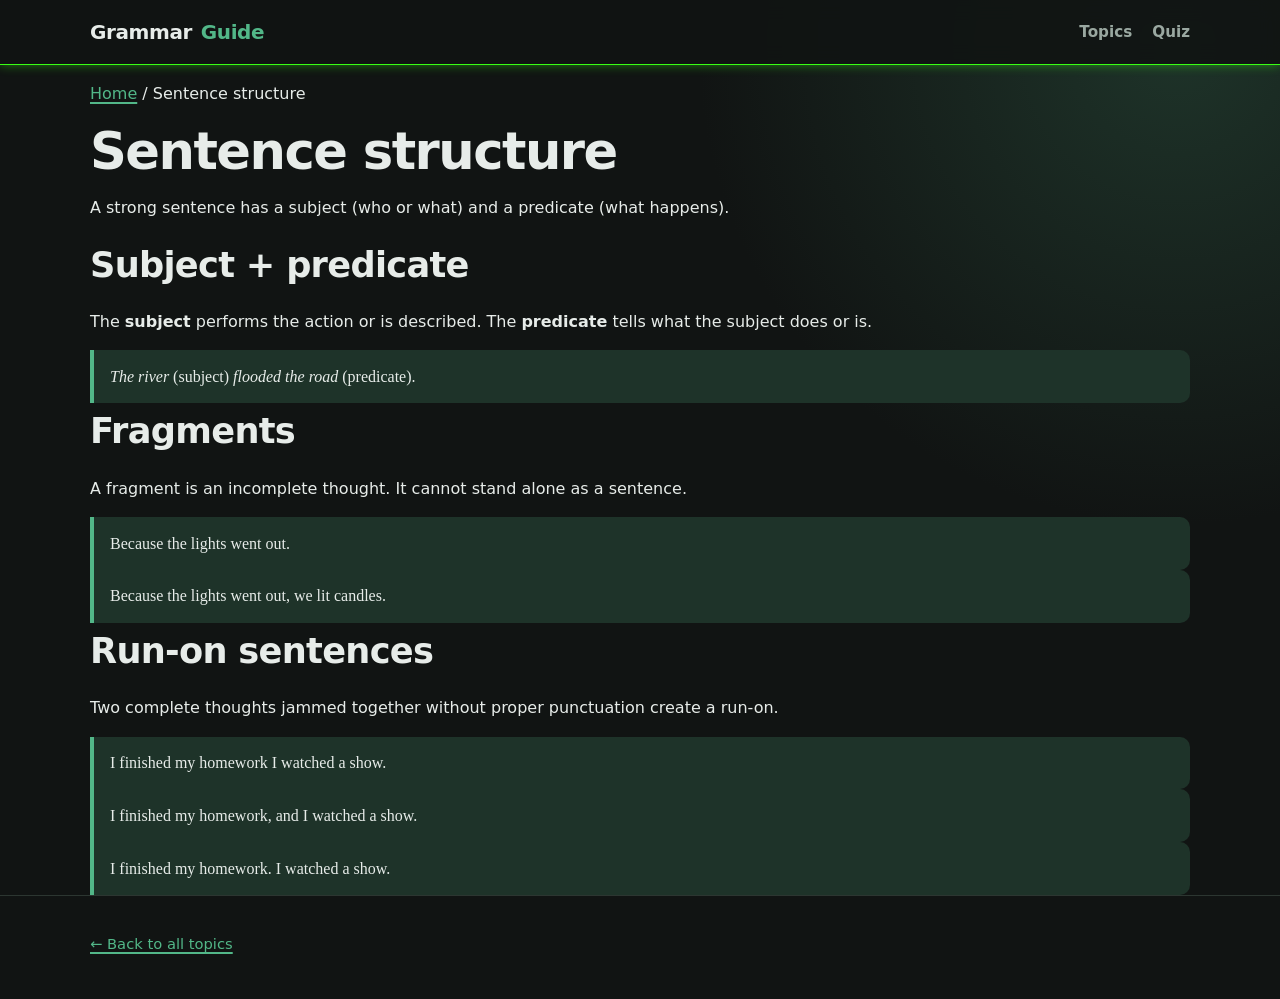
<file: topics/sentences.html>
<!DOCTYPE html>
<html lang="en">
<head>
  <meta charset="UTF-8" />
  <meta name="viewport" content="width=device-width, initial-scale=1" />
  <title>Sentence Structure — Grammar Guide</title>
  <link rel="stylesheet" href="../css/style.css" />
</head>
<body>
  <header class="site-header">
    <div class="container header-inner">
      <a class="logo" href="../index.html">Grammar<span>Guide</span></a>
      <nav aria-label="Main">
        <a href="../index.html#topics">Topics</a>
        <a href="../index.html#quiz">Quiz</a>
      </nav>
    </div>
  </header>

  <main class="topic-page">
    <div class="container">
      <p class="breadcrumb"><a href="../index.html">Home</a> / Sentence structure</p>
      <h1>Sentence structure</h1>
      <p class="topic-summary">
        A strong sentence has a subject (who or what) and a predicate (what happens).
      </p>

      <article class="lesson-block">
        <h2>Subject + predicate</h2>
        <p>The <strong>subject</strong> performs the action or is described. The <strong>predicate</strong> tells what the subject does or is.</p>
        <p class="example"><em>The river</em> (subject) <em>flooded the road</em> (predicate).</p>
      </article>

      <article class="lesson-block">
        <h2>Fragments</h2>
        <p>A fragment is an incomplete thought. It cannot stand alone as a sentence.</p>
        <p class="example bad">Because the lights went out.</p>
        <p class="example">Because the lights went out, we lit candles.</p>
      </article>

      <article class="lesson-block">
        <h2>Run-on sentences</h2>
        <p>Two complete thoughts jammed together without proper punctuation create a run-on.</p>
        <p class="example bad">I finished my homework I watched a show.</p>
        <p class="example">I finished my homework, and I watched a show.</p>
        <p class="example">I finished my homework. I watched a show.</p>
      </article>
    </div>
  </main>

  <footer class="site-footer">
    <div class="container footer-inner">
      <p><a href="../index.html">← Back to all topics</a></p>
    </div>
  </footer>
</body>
</html>
</file>
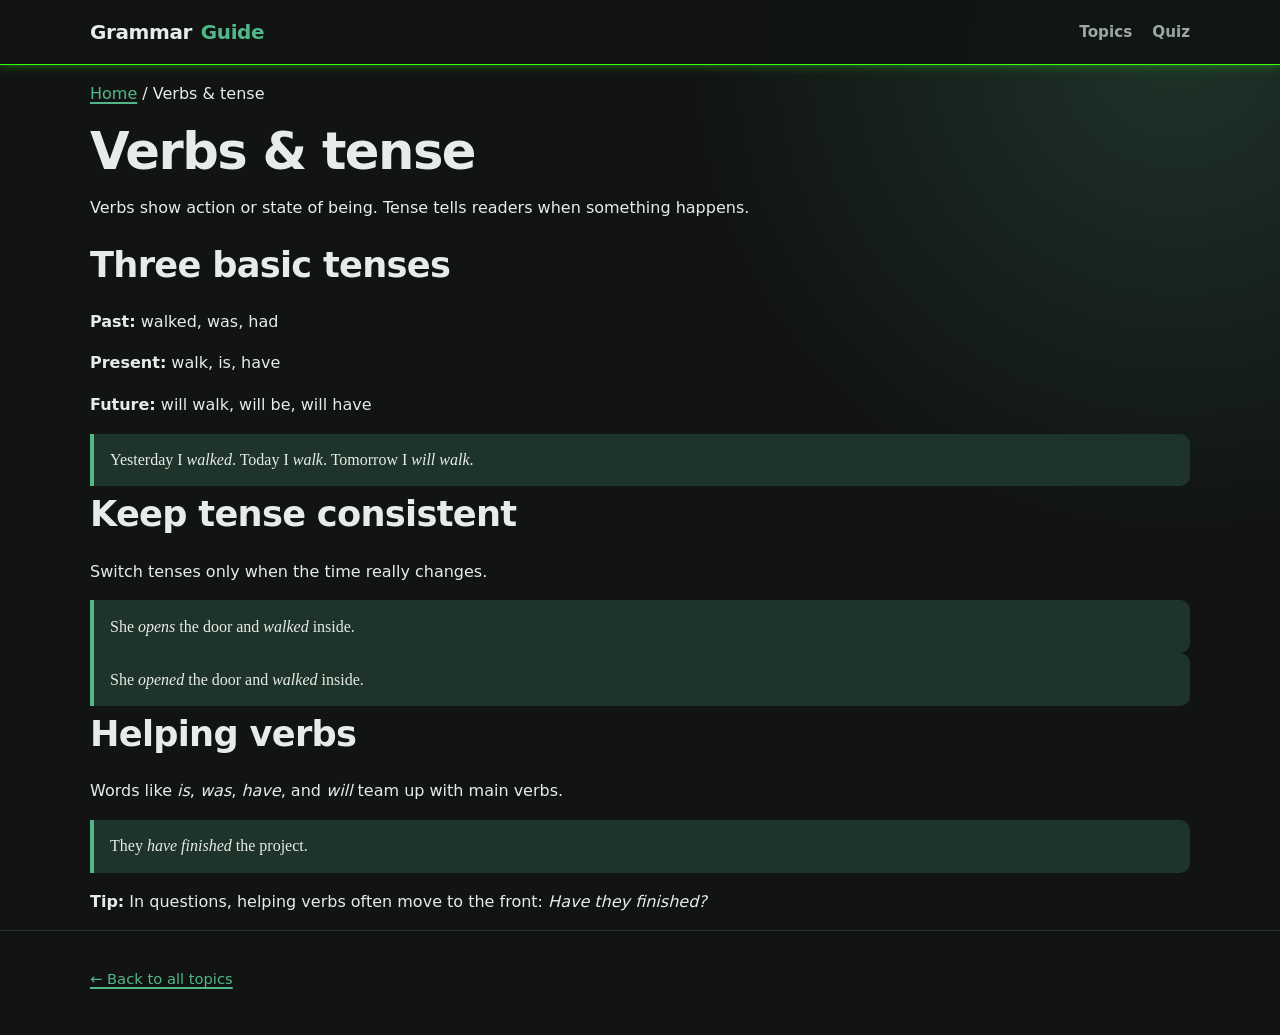
<file: topics/verbs.html>
<!DOCTYPE html>
<html lang="en">
<head>
  <meta charset="UTF-8" />
  <meta name="viewport" content="width=device-width, initial-scale=1" />
  <title>Verbs &amp; Tense — Grammar Guide</title>
  <link rel="stylesheet" href="../css/style.css" />
</head>
<body>
  <header class="site-header">
    <div class="container header-inner">
      <a class="logo" href="../index.html">Grammar<span>Guide</span></a>
      <nav aria-label="Main">
        <a href="../index.html#topics">Topics</a>
        <a href="../index.html#quiz">Quiz</a>
      </nav>
    </div>
  </header>

  <main class="topic-page">
    <div class="container">
      <p class="breadcrumb"><a href="../index.html">Home</a> / Verbs &amp; tense</p>
      <h1>Verbs &amp; tense</h1>
      <p class="topic-summary">
        Verbs show action or state of being. Tense tells readers when something happens.
      </p>

      <article class="lesson-block">
        <h2>Three basic tenses</h2>
        <p><strong>Past:</strong> walked, was, had</p>
        <p><strong>Present:</strong> walk, is, have</p>
        <p><strong>Future:</strong> will walk, will be, will have</p>
        <p class="example">Yesterday I <em>walked</em>. Today I <em>walk</em>. Tomorrow I <em>will walk</em>.</p>
      </article>

      <article class="lesson-block">
        <h2>Keep tense consistent</h2>
        <p>Switch tenses only when the time really changes.</p>
        <p class="example bad">She <em>opens</em> the door and <em>walked</em> inside.</p>
        <p class="example">She <em>opened</em> the door and <em>walked</em> inside.</p>
      </article>

      <article class="lesson-block">
        <h2>Helping verbs</h2>
        <p>Words like <em>is</em>, <em>was</em>, <em>have</em>, and <em>will</em> team up with main verbs.</p>
        <p class="example">They <em>have finished</em> the project.</p>
        <p class="tip"><strong>Tip:</strong> In questions, helping verbs often move to the front: <em>Have they finished?</em></p>
      </article>
    </div>
  </main>

  <footer class="site-footer">
    <div class="container footer-inner">
      <p><a href="../index.html">← Back to all topics</a></p>
    </div>
  </footer>
</body>
</html>
</file>
<file: css/style.css>
﻿:root {
  color-scheme: dark;
  --bg: #111413;
  --surface: #1a1f1d;
  --surface-2: #222826;
  --text: #e7ece9;
  --muted: #9aa8a1;
  --accent: #52b788;
  --accent-light: #1e3329;
  --accent-dark: #95d5b2;
  --border: #2c3631;
  --neon-green: #39ff14;
  --shadow: 0 12px 40px rgba(0, 0, 0, 0.45);
  --radius: 16px;
  --font: "Segoe UI", system-ui, -apple-system, sans-serif;
  --font-serif: Georgia, "Times New Roman", serif;
}

* {
  box-sizing: border-box;
}

html {
  scroll-behavior: smooth;
}

body {
  margin: 0;
  font-family: var(--font);
  color: var(--text);
  background:
    radial-gradient(circle at 92% 5%, var(--accent-light), transparent 30rem),
    var(--bg);
  background-attachment: fixed;
  line-height: 1.6;
}

.bilingual-block {
  display: flex;
  flex-direction: column;
  gap: 0.35rem;
}

.bilingual-block .en,
.sentence-en {
  display: block;
  direction: ltr;
  text-align: left;
}

/* Hebrew — right-to-left reading and right-aligned layout */
[lang="he"],
[dir="rtl"],
.he,
.btn-he,
.he-note,
.sentence-he,
.quiz-instr-he,
.quiz-pane-instr-he,
.quiz-pane-heading-he,
.quiz-pane-lead-he,
.quiz-question-he,
.quiz-feedback-he {
  direction: rtl;
  text-align: right;
  unicode-bidi: isolate;
  font-family: "Segoe UI", "Arial Hebrew", "David", sans-serif;
}

.bilingual-block .he,
.sentence-he,
.he-note,
.quiz-question-he,
.quiz-feedback-he {
  display: block;
  align-self: stretch;
  width: 100%;
  color: var(--muted);
}

.btn-bilingual {
  flex-direction: column;
  align-items: stretch;
  gap: 0.2rem;
  line-height: 1.15;
  padding: 1.1rem 1.3rem;
}

.btn-bilingual .btn-en {
  display: inline-flex;
  align-items: center;
  justify-content: center;
  gap: 0.4rem;
  text-align: center;
}

.btn-bilingual .btn-he {
  display: inline-flex;
  align-items: center;
  justify-content: center;
  gap: 0.4rem;
  text-align: right;
}

.btn-icon {
  flex-shrink: 0;
  font-size: 0.9em;
  line-height: 1;
}

.btn-en {
  display: block;
}

.btn-he {
  display: block;
  width: 100%;
  font-size: 1.56rem;
  font-weight: 600;
  opacity: 0.92;
}

.nav-link {
  line-height: 1.15;
  text-align: center;
  font-weight: 600;
}

a {
  color: var(--accent);
  text-decoration-thickness: 2px;
  text-underline-offset: 3px;
}

a:hover {
  color: var(--accent-dark);
}

.container {
  width: min(1100px, 92vw);
  margin: 0 auto;
}

.site-header {
  position: sticky;
  top: 0;
  z-index: 10;
  background: rgba(17, 20, 19, 0.92);
  backdrop-filter: blur(10px);
  border-bottom: 1px solid var(--neon-green);
  box-shadow: 0 0 10px rgba(57, 255, 20, 0.45);
}

.header-inner {
  display: flex;
  align-items: center;
  justify-content: space-between;
  padding: 1rem 0;
}

.logo {
  display: inline-flex;
  align-items: center;
  gap: 0.55rem;
  font-size: 1.25rem;
  font-weight: 800;
  color: var(--text);
  text-decoration: none;
  letter-spacing: -0.02em;
}

.logo strong {
  font-weight: 800;
  color: inherit;
}

.logo-icon {
  width: 2.35rem;
  height: 2.35rem;
  object-fit: cover;
  border-radius: 50%;
  flex-shrink: 0;
}

.logo span {
  color: var(--accent);
}

nav {
  display: flex;
  gap: 1.25rem;
  align-items: center;
}

nav a {
  color: var(--muted);
  text-decoration: none;
  font-weight: 600;
  font-size: 0.95rem;
  display: inline-block;
  transform-origin: center;
  transition: color 0.2s ease, text-shadow 0.2s ease;
}

nav a:hover,
nav a:active,
nav a:focus-visible,
.nav-link[aria-current="page"] {
  color: var(--neon-green);
  outline: none;
  animation: nav-neon-pulse 1.15s ease-in-out infinite;
}

@keyframes nav-neon-pulse {
  0%,
  100% {
    color: var(--neon-green);
    transform: scale(1.08);
    text-shadow:
      0 0 4px var(--neon-green),
      0 0 10px rgba(57, 255, 20, 0.75),
      0 0 22px rgba(57, 255, 20, 0.45);
  }
  50% {
    color: #c8ffb0;
    transform: scale(1.22);
    text-shadow:
      0 0 6px #fff,
      0 0 16px var(--neon-green),
      0 0 32px rgba(57, 255, 20, 0.9);
  }
}

@media (prefers-reduced-motion: reduce) {
  nav a:hover,
  nav a:active,
  nav a:focus-visible,
  .nav-link[aria-current="page"] {
    animation: none;
    transform: scale(1.1);
    text-shadow:
      0 0 8px rgba(57, 255, 20, 0.7);
  }
}

.nav-github {
  padding: 0.45rem 0.85rem;
  border: 1px solid var(--border);
  border-radius: 999px;
  background: var(--surface);
}

.hero {
  padding: 4.5rem 0 3.5rem;
  background:
    radial-gradient(circle at top right, var(--accent-light), transparent 55%),
    linear-gradient(180deg, var(--surface) 0%, var(--bg) 100%);
}

.hero-compact {
  padding: 3rem 0 2rem;
}

.page-pager {
  display: flex;
  align-items: center;
  justify-content: space-between;
  gap: 1rem;
  margin-top: 2.5rem;
  padding-top: 1.5rem;
  border-top: 1px solid var(--border);
}

.page-pager-gap {
  flex: 1;
}

.btn-round {
  display: inline-flex;
  flex-direction: column;
  align-items: center;
  justify-content: center;
  gap: 0.3rem;
  min-width: 13rem;
  padding: 1.7rem 4rem;
  border-radius: 999px;
  border: none;
  font: inherit;
  font-weight: 800;
  font-size: 2rem;
  line-height: 1.15;
  text-decoration: none;
  color: #fff;
  cursor: pointer;
  transition: transform 0.15s ease, filter 0.15s ease;
  box-shadow: 0 6px 20px rgba(0, 0, 0, 0.12);
}

.btn-round:hover {
  color: #fff;
  transform: translateY(-1px);
  filter: brightness(1.05);
}

.btn-round .he {
  font-size: 1.56rem;
  font-weight: 700;
  opacity: 0.95;
  text-align: center;
  width: 100%;
}

.page-pager-back .he {
  text-align: center;
}

.page-pager-next .he {
  text-align: center;
}

.page-pager-back {
  background: #c62828;
}

.page-pager-back:hover {
  background: #b71c1c;
}

.page-pager-next {
  background: #2d6a4f;
}

.page-pager-next:hover {
  background: #1b4332;
}

.nav-link[aria-current="page"] {
  font-weight: 600;
}

.hero-content {
  max-width: 720px;
}

.hero-content--bilingual {
  max-width: 960px;
}

.hero .intro-instructions-layout {
  margin-bottom: 0;
}

.hero .intro-title-en,
.hero .intro-title-he {
  font-size: clamp(2rem, 5vw, 3.2rem);
  line-height: 1.1;
  letter-spacing: -0.03em;
}

.bilingual-intro-subtitle-en,
.bilingual-intro-subtitle-he {
  margin: 0.85rem 0 0.5rem;
  font-size: 1.15rem;
  line-height: 1.3;
}

.bilingual-intro-subtitle-he {
  text-align: right;
}

.task-instructions-layout {
  display: grid;
  grid-template-columns: minmax(0, 1fr) minmax(0, 1fr);
  gap: 1rem 1.25rem;
  align-items: start;
}

.task-instructions-en-block,
.task-instructions-he-block {
  min-width: 0;
}

.practice-section-label-en,
.practice-section-label-he {
  margin: 0 0 0.35rem;
  font-size: 0.82rem;
  font-weight: 800;
  text-transform: uppercase;
  letter-spacing: 0.06em;
  color: var(--muted);
}

.practice-section-label-he {
  text-align: right;
}

.practice-task-title-en,
.practice-task-title-he {
  margin: 0 0 0.75rem;
  font-size: 1.2rem;
  line-height: 1.3;
}

.practice-task-title-he {
  text-align: right;
}

.task-instructions-en-block .match-instructions-en,
.task-instructions-he-block .match-instructions-he {
  margin: 0;
  padding-top: 0;
  border-top: 0;
}

.task-instructions-en-block .match-instructions-en {
  line-height: 1.65;
  font-size: 1rem;
  color: var(--text);
}

.task-instructions-he-block .match-instructions-he {
  line-height: 1.7;
  font-size: 0.98rem;
  color: var(--muted);
}

.task-instructions-layout--parallel-rows {
  display: grid;
  grid-template-columns: minmax(0, 1fr) minmax(0, 1fr);
  gap: 0.45rem 1.25rem;
  align-items: start;
}

.task-instructions-layout--parallel-rows .practice-section-label-en,
.task-instructions-layout--parallel-rows .practice-section-label-he {
  margin: 0;
}

.task-instructions-layout--parallel-rows .practice-task-title-en,
.task-instructions-layout--parallel-rows .practice-task-title-he {
  margin: 0 0 0.35rem;
}

.task-instructions-layout--parallel-rows .match-instructions-en,
.task-instructions-layout--parallel-rows .match-instructions-he {
  margin: 0;
  padding-top: 0;
  border-top: 0;
}

.task-instructions-layout--parallel-rows .match-instructions-en {
  line-height: 1.55;
  font-size: 0.98rem;
  color: var(--text);
}

.task-instructions-layout--parallel-rows .match-instructions-he {
  line-height: 1.6;
  font-size: 0.96rem;
  color: var(--muted);
  direction: rtl;
  text-align: right;
  font-family: "Segoe UI", "Arial Hebrew", "David", sans-serif;
}

.task-instructions-layout--parallel-rows .match-instructions-en--lead,
.task-instructions-layout--parallel-rows .match-instructions-he--lead {
  margin-top: 0.15rem;
  font-weight: 800;
}

.task-instructions-layout--parallel-rows .task-instructions-spacer {
  min-height: 0.35rem;
}

@media (max-width: 900px) {
  .task-instructions-layout--parallel-rows {
    grid-template-columns: 1fr;
  }

  .task-instructions-layout--parallel-rows .match-instructions-he {
    margin-top: -0.2rem;
    padding-bottom: 0.35rem;
  }

  .task-instructions-layout--parallel-rows .task-instructions-spacer {
    display: none;
  }

  .task-instructions-layout {
    grid-template-columns: 1fr;
  }
}

.eyebrow {
  margin: 0 0 0.75rem;
  font-size: 0.85rem;
  font-weight: 700;
  letter-spacing: 0.08em;
  text-transform: uppercase;
  color: var(--accent);
}

h1 {
  margin: 0 0 1rem;
  font-size: clamp(2rem, 5vw, 3.2rem);
  line-height: 1.1;
  letter-spacing: -0.03em;
}

.lead {
  margin: 0 0 1.75rem;
  font-size: 1.15rem;
  color: var(--muted);
  max-width: 58ch;
}

.hero-actions {
  display: flex;
  flex-wrap: wrap;
  gap: 0.75rem;
}

.btn {
  display: inline-flex;
  align-items: center;
  justify-content: center;
  padding: 1.6rem 2.5rem;
  border-radius: 999px;
  border: none;
  font: inherit;
  font-size: 1.76rem;
  font-weight: 700;
  cursor: pointer;
  text-decoration: none;
  transition: transform 0.15s ease, box-shadow 0.15s ease;
}

.btn:hover {
  transform: translateY(-1px);
}

.btn-primary {
  background: var(--accent);
  color: #fff;
  box-shadow: 0 8px 24px rgba(45, 106, 79, 0.25);
}

.btn-primary:hover {
  color: #fff;
  background: var(--accent-dark);
}

.btn-secondary {
  background: var(--surface);
  color: var(--text);
  border: 1px solid var(--border);
}

.section {
  padding: 4rem 0;
}

.section-alt {
  background: var(--surface-2);
}

h2 {
  margin: 0 0 0.5rem;
  font-size: clamp(1.6rem, 3vw, 2.2rem);
  letter-spacing: -0.02em;
}

.section-intro {
  margin: 0 0 2rem;
  color: var(--muted);
  max-width: 62ch;
}

.intro-instructions-layout {
  display: grid;
  grid-template-columns: minmax(0, 1fr) minmax(0, 1fr);
  gap: 1.25rem 2rem;
  margin: 0 0 2rem;
  align-items: start;
}

.intro-title-en,
.intro-title-he {
  margin: 0 0 0.65rem;
  font-size: clamp(1.6rem, 3vw, 2.2rem);
  letter-spacing: -0.02em;
}

.intro-title-he {
  text-align: right;
}

.intro-instructions-en-block {
  min-width: 0;
}

.intro-instructions-he-block {
  min-width: 0;
}

.intro-instructions-en {
  margin: 0;
  line-height: 1.65;
  font-size: 1.05rem;
  color: var(--muted);
  direction: ltr;
  text-align: left;
}

.intro-instructions-he {
  margin: 0;
  line-height: 1.7;
  font-size: 1.02rem;
  color: var(--muted);
  direction: rtl;
  text-align: right;
  unicode-bidi: isolate;
  font-family: "Segoe UI", "Arial Hebrew", "David", sans-serif;
}

.intro-instructions-luck {
  margin: 0.85rem 0 0;
  font-size: 1.05rem;
  font-weight: 800;
  line-height: 1.4;
  color: var(--accent-dark);
}

.intro-instructions-luck-en {
  text-align: left;
}

.intro-instructions-luck-he {
  direction: rtl;
  text-align: right;
  font-family: "Segoe UI", "Arial Hebrew", "David", sans-serif;
}

.intro-instructions-layout.intro-instructions-layout--parallel-rows {
  gap: 0.45rem 1.25rem;
}

.intro-instructions-layout--parallel-rows .intro-title-en,
.intro-instructions-layout--parallel-rows .intro-title-he {
  margin: 0 0 0.35rem;
}

.intro-instructions-layout--parallel-rows .intro-instructions-en,
.intro-instructions-layout--parallel-rows .intro-instructions-he {
  margin: 0;
}

.intro-instructions-layout--parallel-rows .intro-instructions-luck {
  margin: 0.15rem 0 0;
}

@media (max-width: 760px) {
  .intro-instructions-layout {
    grid-template-columns: 1fr;
  }

  .intro-instructions-layout--parallel-rows .intro-instructions-he,
  .intro-instructions-layout--parallel-rows .intro-instructions-luck-he {
    margin-top: -0.2rem;
    padding-bottom: 0.35rem;
  }
}

.section-presentation {
  padding-top: 3rem;
}

.intro-division {
  margin: 2.5rem 0;
  border: 0;
  border-top: 2px solid var(--border);
  box-shadow: 0 1px 0 rgba(45, 106, 79, 0.12);
}

.intro-below-videos {
  max-width: 720px;
  margin: 0 auto;
  padding-top: 0.5rem;
}

.intro-topic-title {
  margin: 0 0 1rem;
  font-size: clamp(1.75rem, 4vw, 2.5rem);
  letter-spacing: -0.02em;
}

.intro-topic-lead {
  margin: 0 0 1.75rem;
  font-size: 1.15rem;
  line-height: 1.6;
  color: var(--muted);
}

.intro-below-videos .rule-card {
  margin-bottom: 2.5rem;
}

.section-credits {
  min-height: calc(100vh - 76px);
  padding-top: 3rem;
  background: transparent;
}

.credits-container {
  max-width: 720px;
  margin: 0 auto;
}

.credits-title {
  margin: 0 0 1.25rem;
  padding: 0;
  font-size: clamp(1.75rem, 4vw, 2.4rem);
  letter-spacing: -0.02em;
  line-height: 1.2;
}

.credits-list {
  margin: 0 0 2.5rem;
  padding: 0;
  list-style: none;
  counter-reset: credits;
  display: flex;
  flex-direction: column;
  gap: 1.25rem;
}

.credits-item {
  display: flex;
  align-items: flex-start;
  gap: 0.85rem;
  margin: 0;
  padding: 0;
  counter-increment: credits;
}

.credits-item::before {
  content: counter(credits);
  flex-shrink: 0;
  display: flex;
  align-items: center;
  justify-content: center;
  width: 2.5rem;
  height: 2.5rem;
  margin: 0;
  background: var(--surface);
  border: 2px solid var(--border);
  color: var(--text);
  font-weight: 800;
  font-size: 1.1rem;
  line-height: 1;
}

.credits-item-card {
  flex: 1;
  min-width: 0;
  padding: 1rem 1.15rem;
  background: #000;
  border: 1px solid #1a1a1a;
  border-radius: var(--radius);
  box-shadow: 0 8px 24px rgba(0, 0, 0, 0.25);
  color: #fff;
}

.credits-container .page-pager {
  margin-top: 0;
}

.credits-label {
  display: block;
  margin-bottom: 0.45rem;
  font-weight: 800;
  font-size: 1.05rem;
  color: #fff;
}

.credits-citation {
  margin: 0;
  font-size: 0.98rem;
  line-height: 1.55;
  color: #fff;
}

.credits-citation em {
  font-style: italic;
}

.credits-link {
  word-break: break-word;
  font-size: 0.98rem;
  line-height: 1.5;
  color: #fff;
  text-decoration-color: rgba(255, 255, 255, 0.55);
}

.credits-link:hover {
  color: #fff;
  text-decoration-color: #fff;
}

.rule-card {
  padding: 1.5rem;
  margin-bottom: 2rem;
  background: var(--surface);
  border: 1px solid var(--border);
  border-radius: var(--radius);
  box-shadow: var(--shadow);
}

.rule-card h3 {
  margin: 0 0 0.75rem;
  font-size: 1.1rem;
}

.formula {
  margin: 0 0 0.75rem;
  font-size: 1.15rem;
  font-weight: 700;
}

.formula span {
  display: inline-block;
  margin: 0.15rem 0.25rem;
  padding: 0.2rem 0.55rem;
  border-radius: 8px;
  background: var(--accent-light);
  color: var(--accent-dark);
}

.example {
  margin: 0;
  padding: 0.85rem 1rem;
  border-left: 4px solid var(--accent);
  background: var(--accent-light);
  border-radius: 0 10px 10px 0;
  font-family: var(--font-serif);
}

.video-gallery {
  display: grid;
  grid-template-columns: repeat(2, minmax(0, 1fr));
  gap: 1.5rem;
  align-items: start;
}

@media (max-width: 760px) {
  .video-gallery {
    grid-template-columns: 1fr;
  }
}

.video-slot {
  display: flex;
  flex-direction: column;
  padding: 1.25rem;
  background: var(--surface);
  border: 1px solid var(--border);
  border-radius: var(--radius);
  box-shadow: var(--shadow);
}

.video-number {
  display: inline-flex;
  align-items: center;
  justify-content: center;
  width: fit-content;
  margin-bottom: 0.5rem;
  padding: 0.3rem 0.7rem;
  border-radius: 999px;
  background: var(--accent);
  color: #fff;
  font-size: 0.8rem;
  font-weight: 800;
  letter-spacing: 0.04em;
  text-transform: uppercase;
}

.video-number.bilingual-block .he {
  color: rgba(255, 255, 255, 0.92);
  font-size: 0.72rem;
  text-transform: none;
  letter-spacing: 0;
}

h1 .he,
h2 .he,
h3 .he {
  font-size: 0.58em;
  font-weight: 600;
  margin-top: 0.15rem;
  text-align: right;
}

.eyebrow .he {
  color: var(--accent);
}

.video-title {
  margin: 0 0 0.85rem;
  font-size: 1.05rem;
}

.upload-text {
  display: flex;
  flex-direction: column;
  gap: 0.1rem;
}

.upload-text .he {
  font-size: 0.82rem;
  text-align: right;
}

.save-status {
  margin: 0 0 0.65rem;
  font-size: 0.85rem;
  font-weight: 600;
  color: var(--accent-dark);
}

.save-status .he {
  font-size: 0.82rem;
}

.save-status.save-status-error {
  color: #fca5a5;
}

.github-storage-panel {
  margin-bottom: 2rem;
  padding: 1.25rem 1.35rem;
  border-radius: var(--radius);
  border: 1px solid var(--border);
  background: var(--surface);
  box-shadow: var(--shadow);
}

.github-storage-title {
  margin: 0 0 0.65rem;
  font-size: 1.15rem;
}

.github-storage-intro {
  margin: 0 0 0.85rem;
  font-size: 0.95rem;
  line-height: 1.55;
  color: var(--muted);
}

.github-connection-status {
  margin: 0 0 1rem;
  font-size: 0.92rem;
  font-weight: 650;
  color: var(--muted);
}

.github-connection-status.is-connected {
  color: var(--accent-dark);
}

.github-token-form {
  margin: 0;
}

.github-token-label {
  display: block;
  margin-bottom: 0.45rem;
  font-size: 0.9rem;
  font-weight: 700;
}

.github-token-row {
  display: flex;
  flex-wrap: wrap;
  gap: 0.65rem;
  align-items: center;
}

.github-token-input {
  flex: 1 1 220px;
  min-width: 0;
  padding: 0.85rem 1rem;
  border-radius: 10px;
  border: 1px solid var(--border);
  font: inherit;
  font-size: 1rem;
}

.video-timeline {
  margin-bottom: 0.75rem;
}

.timeline-header {
  margin-bottom: 0.4rem;
  font-size: 0.82rem;
  font-weight: 700;
  color: var(--muted);
}

.timeline-header .he {
  font-size: 0.8rem;
}

.video-seek {
  width: 100%;
  height: 6px;
  margin: 0;
  accent-color: var(--accent);
  cursor: pointer;
}

.video-seek:disabled {
  cursor: not-allowed;
  opacity: 0.45;
}

.timeline-times {
  display: flex;
  justify-content: space-between;
  align-items: center;
  margin-top: 0.35rem;
  font-size: 0.82rem;
  font-weight: 700;
  font-variant-numeric: tabular-nums;
  color: var(--muted);
}

.time-separator {
  display: none;
}

.video-frame:fullscreen,
.video-frame:-webkit-full-screen {
  display: flex;
  align-items: center;
  justify-content: center;
  background: #000;
}

.video-frame:fullscreen .lesson-video,
.video-frame:-webkit-full-screen .lesson-video {
  width: 100%;
  height: 100%;
}

.upload-label {
  display: inline-flex;
  align-items: center;
  gap: 0.9rem;
  width: fit-content;
  margin-bottom: 0.85rem;
  padding: 1.1rem 1.8rem;
  border: 1px dashed var(--accent);
  border-radius: 10px;
  background: var(--accent-light);
  color: var(--accent-dark);
  font-size: 1.8rem;
  font-weight: 700;
  cursor: pointer;
}

.upload-label:hover {
  background: #1e4a32;
}

.upload-label input {
  display: none;
}

.upload-icon {
  font-size: 2rem;
  line-height: 1;
}

.video-frame {
  position: relative;
  aspect-ratio: 16 / 9;
  border-radius: 12px;
  overflow: hidden;
  background: #1a1a1a;
}

.video-player-row {
  display: flex;
  align-items: stretch;
  gap: 0.6rem;
}

.video-player-row .video-frame {
  flex: 1;
  min-width: 0;
  margin-bottom: 0;
}

.video-player-row .video-controls {
  display: flex;
  flex-direction: column;
  justify-content: center;
  flex: 0 0 auto;
  width: min(38%, 8.5rem);
  margin-top: 0;
  gap: 0.3rem;
}

.lesson-video {
  width: 100%;
  height: 100%;
  object-fit: contain;
  background: #000;
}

.lesson-video[hidden] {
  display: none;
}

.video-placeholder {
  position: absolute;
  inset: 0;
  display: flex;
  align-items: center;
  justify-content: center;
  margin: 0;
  padding: 1rem;
  text-align: center;
  color: #ccc;
  font-size: 0.92rem;
}

.video-slot.has-video .video-placeholder {
  display: none;
}

.video-controls {
  display: grid;
  grid-template-columns: repeat(2, 1fr);
  gap: 0.55rem;
  margin-top: auto;
}

.video-player-row + .video-timeline {
  margin-top: 0.65rem;
}

.video-controls .btn {
  position: relative;
  min-width: 0;
  width: 100%;
  padding: 0.55rem 0.5rem;
  font-size: 0.85rem;
  transition:
    background-color 1.8s ease,
    border-color 1.8s ease,
    box-shadow 1.8s ease,
    color 1.8s ease,
    transform 0.15s ease;
}

.video-controls .btn-bilingual {
  gap: 0.1rem;
  padding: 0.55rem 0.5rem;
}

.video-controls .btn-bilingual .btn-he {
  font-size: 0.78rem;
}

@media (max-width: 520px) {
  .video-player-row {
    flex-direction: column;
  }

  .video-player-row .video-controls {
    width: 100%;
    flex-direction: row;
    flex-wrap: wrap;
  }

  .video-player-row .video-controls .btn {
    flex: 1 1 calc(50% - 0.15rem);
  }
}

.video-controls .btn.is-pressed:not(:disabled) {
  background-color: var(--accent-light);
  border-color: var(--accent);
  box-shadow:
    0 0 0 3px rgba(45, 106, 79, 0.28),
    0 8px 22px rgba(45, 106, 79, 0.2);
  color: var(--accent-dark);
  transform: translateY(-1px);
}

.video-controls .btn-primary.is-pressed:not(:disabled) {
  background-color: #74c69d;
  border-color: #b7e4c7;
  box-shadow:
    0 0 0 4px rgba(216, 243, 220, 0.95),
    0 10px 26px rgba(45, 106, 79, 0.35);
  color: #fff;
}

.video-controls .btn:disabled {
  opacity: 0.45;
  cursor: not-allowed;
  transform: none;
}

.practice-card {
  max-width: 720px;
  padding: 1.75rem;
  background: var(--surface);
  border: 1px solid var(--border);
  border-radius: var(--radius);
  box-shadow: var(--shadow);
}

.practice-container {
  max-width: 980px;
}

.practice-sections {
  display: flex;
  flex-direction: column;
  gap: 0;
  margin-bottom: 2rem;
}

.practice-section {
  padding: 1.75rem 1.5rem;
  border-radius: var(--radius);
  border: 1px solid transparent;
}

.practice-section--1 {
  background: linear-gradient(135deg, #1a2e22 0%, #1e4a32 100%);
  border-color: rgba(82, 183, 136, 0.35);
}

.practice-section--2 {
  background: linear-gradient(135deg, #1a2433 0%, #1e3a5f 100%);
  border-color: rgba(96, 165, 250, 0.3);
}

.practice-section--3 {
  background: linear-gradient(135deg, #241a33 0%, #2e2448 100%);
  border-color: rgba(167, 139, 250, 0.3);
}

.practice-section--4 {
  background: linear-gradient(135deg, #2a2618 0%, #3a3218 100%);
  border-color: rgba(251, 191, 36, 0.3);
}

.practice-section--5 {
  background: linear-gradient(135deg, #3a2433 0%, #3a1824 100%);
  border-color: rgba(244, 114, 182, 0.3);
}

.practice-divider {
  height: 4px;
  margin: 0;
  border: none;
  background: linear-gradient(
    90deg,
    rgba(45, 106, 79, 0.35),
    rgba(29, 78, 216, 0.35),
    rgba(109, 40, 217, 0.35),
    rgba(180, 83, 9, 0.35),
    rgba(190, 24, 93, 0.35)
  );
}

.practice-section-layout {
  display: grid;
  grid-template-columns: minmax(0, 1.1fr) minmax(0, 0.9fr);
  gap: 2rem;
  align-items: start;
}

.practice-activity {
  padding: 1.25rem 1.35rem;
  background: rgba(255, 255, 255, 0.72);
  border: 1px solid rgba(255, 255, 255, 0.9);
  border-radius: 12px;
  box-shadow: 0 8px 24px rgba(26, 26, 26, 0.06);
}

.practice-activity-content {
  min-height: 140px;
}

.practice-activity-content .en,
.practice-activity-content .he {
  display: block;
  min-height: 1.5rem;
}

.practice-task-title .en,
.practice-task-title .he {
  display: block;
  min-height: 1.4rem;
}

.practice-task-text .en,
.practice-task-text .he {
  display: block;
  min-height: 3rem;
}

.practice-task {
  padding: 0.25rem 0.5rem;
}

.practice-activity--game {
  padding: 0;
  overflow: hidden;
  background: #1e4a6a;
}

.practice-section--3 .match-instructions-he {
  border-top-color: rgba(91, 33, 182, 0.22);
}

.practice-game-shell,
.balloon-game-shell {
  position: relative;
  width: 100%;
  height: 100%;
}

.practice-game-fullscreen-btn,
.balloon-game-fullscreen-btn {
  position: absolute;
  top: 10px;
  right: 10px;
  z-index: 6;
  padding: 0.45rem 0.85rem;
  font-size: 0.82rem;
  box-shadow: 0 4px 14px rgba(26, 26, 26, 0.14);
}

.practice-game-shell:fullscreen,
.practice-game-shell:-webkit-full-screen,
.balloon-game-shell:fullscreen,
.balloon-game-shell:-webkit-full-screen {
  display: flex;
  flex-direction: column;
  width: 100%;
  height: 100%;
  background: linear-gradient(to bottom, #7dd3fc 0%, #bae6fd 55%, #dcfce7 100%);
}

.practice-activity--airplane .practice-game-shell:fullscreen,
.practice-activity--airplane .practice-game-shell:-webkit-full-screen {
  background: linear-gradient(to bottom, #74c0fc 0%, #a5d8ff 70%, #91a7ff 100%);
}

.practice-game-shell:fullscreen .practice-game-frame,
.practice-game-shell:fullscreen .balloon-game-frame,
.practice-game-shell:-webkit-full-screen .practice-game-frame,
.practice-game-shell:-webkit-full-screen .balloon-game-frame,
.balloon-game-shell:fullscreen .balloon-game-frame,
.balloon-game-shell:-webkit-full-screen .balloon-game-frame {
  flex: 1;
  width: 100%;
  height: 100%;
  min-height: 0;
  border-radius: 0;
}

.practice-game-shell:fullscreen .practice-game-fullscreen-btn,
.practice-game-shell:fullscreen .balloon-game-fullscreen-btn,
.practice-game-shell:-webkit-full-screen .practice-game-fullscreen-btn,
.practice-game-shell:-webkit-full-screen .balloon-game-fullscreen-btn,
.balloon-game-shell:fullscreen .balloon-game-fullscreen-btn,
.balloon-game-shell:-webkit-full-screen .balloon-game-fullscreen-btn {
  position: fixed;
  top: 14px;
  right: 14px;
}

.practice-game-frame,
.balloon-game-frame {
  display: block;
  width: 100%;
  height: 620px;
  border: 0;
  border-radius: 10px;
}

.balloon-game-frame {
  background: linear-gradient(to bottom, #7dd3fc 0%, #bae6fd 55%, #dcfce7 100%);
}

.airplane-game-frame {
  background: linear-gradient(to bottom, #74c0fc 0%, #a5d8ff 70%, #91a7ff 100%);
}

.practice-activity--airplane {
  background: #1e4a6a;
}

.practice-section--2 .match-instructions-he {
  border-top-color: rgba(30, 58, 138, 0.22);
}

.practice-section--1 .match-instructions-he {
  border-top-color: rgba(27, 67, 50, 0.22);
}

.practice-section-label {
  margin: 0 0 0.5rem;
  font-size: 0.78rem;
  font-weight: 800;
  letter-spacing: 0.08em;
  text-transform: uppercase;
  color: var(--muted);
}

.practice-section--1 .practice-section-label .en,
.practice-section--1 .practice-section-label .he {
  color: #86efac;
}

.practice-section--2 .practice-section-label .en,
.practice-section--2 .practice-section-label .he {
  color: #93c5fd;
}

.practice-section--3 .practice-section-label .en,
.practice-section--3 .practice-section-label .he {
  color: #c4b5fd;
}

.practice-section--4 .practice-section-label .en,
.practice-section--4 .practice-section-label .he {
  color: #fbbf24;
}

.practice-section--5 .practice-section-label .en,
.practice-section--5 .practice-section-label .he {
  color: #f9a8d4;
}

.practice-task-title {
  margin: 0 0 0.85rem;
  font-size: 1.35rem;
  line-height: 1.25;
}

.practice-task-text {
  margin: 0;
  line-height: 1.65;
  color: var(--text);
}

.practice-task-text .he {
  color: var(--muted);
}

.practice-section--4 .match-instructions-he {
  border-top-color: rgba(180, 83, 9, 0.22);
}

.reporter-activity {
  display: flex;
  flex-direction: column;
  gap: 1rem;
}

.reporter-live-badge {
  display: inline-flex;
  align-items: center;
  gap: 0.4rem;
  background: #dc2626;
  color: #fff;
  font-weight: 800;
  font-size: 0.78rem;
  letter-spacing: 0.08em;
  padding: 0.28rem 0.65rem;
  border-radius: 999px;
  margin-bottom: 0.5rem;
}

.reporter-live-badge::before {
  content: "";
  width: 0.55rem;
  height: 0.55rem;
  border-radius: 50%;
  background: var(--surface);
  animation: reporterPulse 1.1s ease-in-out infinite;
}

@keyframes reporterPulse {
  0%,
  100% {
    opacity: 1;
    transform: scale(1);
  }
  50% {
    opacity: 0.45;
    transform: scale(0.85);
  }
}

.reporter-scene-wrap {
  position: relative;
  border-radius: 14px;
  overflow: hidden;
  border: 3px solid rgba(180, 83, 9, 0.25);
  box-shadow: 0 10px 24px rgba(26, 26, 26, 0.08);
  background: #1e3a5f;
}

.reporter-scene-wrap .reporter-live-badge {
  position: absolute;
  top: 12px;
  left: 12px;
  z-index: 2;
  margin: 0;
}

.reporter-scene-img {
  display: block;
  width: 100%;
  height: auto;
  max-height: 280px;
  object-fit: cover;
  object-position: center;
}

.reporter-word-bank {
  display: flex;
  flex-wrap: wrap;
  gap: 0.45rem;
  margin: 0;
  padding: 0;
  list-style: none;
}

.reporter-word-bank li {
  background: #2a2318;
  border: 2px solid #fdba74;
  color: #fdba74;
  font-weight: 700;
  font-size: 0.92rem;
  padding: 0.28rem 0.65rem;
  border-radius: 999px;
}

.reporter-prompt {
  margin: 0;
  padding: 0.85rem 1rem;
  background: linear-gradient(135deg, #1e3a8a, #2563eb);
  color: #fff;
  border-radius: 12px;
  font-size: 0.98rem;
  line-height: 1.5;
}

.reporter-prompt strong {
  color: #fde68a;
}

.reporter-form {
  display: flex;
  flex-direction: column;
  gap: 0.85rem;
}

.reporter-field {
  display: flex;
  flex-direction: column;
  gap: 0.35rem;
}

.reporter-field label {
  font-weight: 700;
  font-size: 0.92rem;
  color: #fbbf24;
}

.reporter-input {
  width: 100%;
  min-height: 3.1rem;
  resize: vertical;
  border: 2px solid #fcd34d;
  border-radius: 10px;
  padding: 0.65rem 0.75rem;
  font-size: 1rem;
  line-height: 1.45;
  font-family: inherit;
  background: #2a2618;
  transition: border-color 0.2s ease, box-shadow 0.2s ease;
}

.reporter-input:focus {
  outline: none;
  border-color: #f59e0b;
  box-shadow: 0 0 0 3px rgba(245, 158, 11, 0.25);
}

.reporter-input--ok {
  border-color: #22c55e;
  background: #1a2e22;
}

.reporter-input--bad {
  border-color: #ef4444;
  background: #2e1a1a;
}

.reporter-actions {
  display: flex;
  flex-wrap: wrap;
  gap: 0.65rem;
}

.reporter-results {
  display: flex;
  flex-direction: column;
  gap: 0.65rem;
}

.reporter-summary {
  margin: 0;
  padding: 0.85rem 1rem;
  border-radius: 12px;
  background: #1a2433;
  border: 2px solid #93c5fd;
  line-height: 1.55;
}

.reporter-input--almost {
  border-color: #f59e0b;
  background: #2a2618;
}

.reporter-result-card--almost {
  background: #2a2618;
  border-color: #fcd34d;
}

.reporter-status--almost {
  background: #f59e0b;
  color: #fff;
}

.reporter-feedback--almost {
  padding-left: 0;
  color: #fbbf24;
  font-weight: 600;
}

.reporter-feedback--almost-list {
  margin: 0.35rem 0 0;
  padding-left: 1.1rem;
  color: #b45309;
  line-height: 1.5;
}

.reporter-input--model {
  border-color: #93c5fd;
  background: var(--surface-2);
  color: #64748b;
}

.reporter-result-card--model {
  background: #1a2433;
  border-color: #93c5fd;
}

.reporter-status--model {
  background: #2563eb;
  color: #fff;
}

.reporter-feedback--model {
  margin: 0 0 0.35rem;
  padding-left: 0;
  color: #93c5fd;
  font-weight: 700;
}

.reporter-model-sentence {
  margin: 0;
  padding: 0.65rem 0.75rem;
  background: var(--surface);
  border: 2px solid #bfdbfe;
  border-radius: 10px;
  font-size: 1rem;
  line-height: 1.45;
  color: var(--text);
}

.reporter-result-card {
  margin: 0;
  padding: 0.85rem 1rem;
  border-radius: 12px;
  border: 2px solid transparent;
}

.reporter-result-card h3 {
  margin: 0 0 0.45rem;
  font-size: 1rem;
  display: flex;
  align-items: center;
  gap: 0.5rem;
  flex-wrap: wrap;
}

.reporter-result-card--ok {
  background: #1a2e22;
  border-color: #86efac;
}

.reporter-result-card--bad {
  background: #2e1a1a;
  border-color: #fca5a5;
}

.reporter-status {
  font-size: 0.78rem;
  padding: 0.15rem 0.55rem;
  border-radius: 999px;
  font-weight: 800;
  letter-spacing: 0.03em;
}

.reporter-status--ok {
  background: #16a34a;
  color: #fff;
}

.reporter-status--bad {
  background: #dc2626;
  color: #fff;
}

.reporter-feedback {
  margin: 0;
  padding-left: 1.1rem;
  line-height: 1.5;
  font-size: 0.94rem;
}

.reporter-feedback--ok {
  padding-left: 0;
  color: #86efac;
}

.reporter-feedback--bad {
  color: #fca5a5;
}

.practice-section--5 .match-instructions-he {
  border-top-color: rgba(190, 24, 93, 0.22);
}

.be-verb-activity {
  display: flex;
  flex-direction: column;
  gap: 1rem;
}

.be-verb-toolbar {
  display: flex;
  flex-wrap: wrap;
  align-items: flex-end;
  justify-content: space-between;
  gap: 0.85rem;
  padding: 0.85rem 1rem;
  background: #2a1f24;
  border: 2px solid #fbcfe8;
  border-radius: 12px;
}

.be-verb-mode {
  margin: 0;
  padding: 0;
  border: 0;
  display: flex;
  flex-wrap: wrap;
  align-items: center;
  gap: 0.65rem 1rem;
}

.be-verb-legend {
  width: 100%;
  font-size: 0.82rem;
  font-weight: 800;
  text-transform: uppercase;
  letter-spacing: 0.06em;
  color: #f9a8d4;
}

.be-verb-mode-option,
.be-verb-timer-pick {
  display: inline-flex;
  align-items: center;
  gap: 0.35rem;
  font-size: 0.95rem;
  font-weight: 600;
}

.be-verb-timer-pick select {
  border: 2px solid #f9a8d4;
  border-radius: 8px;
  padding: 0.3rem 0.5rem;
  font: inherit;
  background: var(--surface);
}

.be-verb-controls {
  display: flex;
  flex-wrap: wrap;
  gap: 0.55rem;
}

.be-verb-layout {
  display: grid;
  grid-template-columns: 156px minmax(0, 1fr);
  gap: 1.1rem 1.35rem;
  align-items: stretch;
}

.be-verb-body {
  min-width: 0;
}

.be-verb-rail {
  min-width: 0;
  display: flex;
  flex-direction: column;
}

.be-verb-sticky-bar {
  position: sticky;
  top: 72px;
  z-index: 1;
  padding: 0.85rem 0.75rem 1rem;
  display: flex;
  flex-direction: column;
  gap: 0.65rem;
  border-radius: 14px;
  border: 2px solid #fbcfe8;
  background: rgba(255, 255, 255, 0.97);
  box-shadow: 0 8px 24px rgba(26, 26, 26, 0.06);
}

.be-verb-rail-title {
  margin: 0;
  font-size: 0.62rem;
  font-weight: 800;
  text-transform: uppercase;
  letter-spacing: 0.12em;
  color: #f9a8d4;
  text-align: center;
}

.be-verb-counter {
  margin: 0;
  font-variant-numeric: tabular-nums;
  font-weight: 800;
  font-size: 1rem;
  padding: 0.65rem 0.75rem;
  border-radius: 12px;
  border: 2px solid rgba(219, 39, 119, 0.35);
  background: #2a1f24;
  color: #f9a8d4;
  text-align: center;
}

.be-verb-progress-track {
  height: 8px;
  border-radius: 999px;
  background: #3a2433;
  overflow: hidden;
}

.be-verb-progress-fill {
  height: 100%;
  width: 0%;
  border-radius: inherit;
  background: linear-gradient(90deg, #f472b6 0%, #db2777 100%);
  transition: width 0.25s ease;
}

.be-verb-counter-hint {
  margin: 0;
  padding: 0.65rem 0.75rem;
  font-size: 0.8rem;
  font-weight: 650;
  line-height: 1.45;
  border-radius: 10px;
  border: 1px solid #fbcfe8;
}

.be-verb-counter-hint[hidden] {
  display: none !important;
}

.be-verb-counter-hint.is-complete {
  border-color: rgba(22, 163, 74, 0.42);
  background: rgba(220, 252, 231, 0.98);
  color: #86efac;
}

.practice-submit-required-hint {
  display: grid;
  grid-template-columns: minmax(0, 1fr) minmax(0, 1fr);
  gap: 0.45rem;
  align-items: start;
  margin: 0.75rem 0 0;
  padding: 0.65rem 0.75rem;
  border-radius: 10px;
  border: 2px solid #9b2226;
  background: rgba(254, 202, 202, 0.95);
  color: #000;
  font-size: 0.82rem;
  font-weight: 700;
  line-height: 1.45;
}

.practice-submit-required-hint[hidden] {
  display: none !important;
}

.practice-submit-required-en {
  text-align: left;
}

.practice-submit-required-he {
  text-align: right;
  direction: rtl;
  font-family: "Segoe UI", "Arial Hebrew", "David", sans-serif;
}

.practice-submit-required-hint.is-alert {
  animation: practice-submit-required-blink 0.65s ease-in-out 4;
}

@keyframes practice-submit-required-blink {
  0%,
  100% {
    background: rgba(254, 202, 202, 0.95);
    border-color: #fca5a5;
    box-shadow: 0 0 0 0 rgba(155, 34, 38, 0);
  }

  50% {
    background: rgba(252, 165, 165, 1);
    border-color: #7f1d1d;
    box-shadow:
      0 0 0 3px rgba(155, 34, 38, 0.25),
      0 0 20px rgba(155, 34, 38, 0.55);
  }
}

.be-verb-sticky-bar .practice-submit-required-hint {
  margin-top: 0.55rem;
}

.match-worksheet--embedded .practice-submit-required-hint {
  margin-top: 0.85rem;
}

.reporter-form .practice-submit-required-hint {
  margin-top: 0.85rem;
}

.be-verb-timer-block {
  padding-top: 0.35rem;
  border-top: 1px solid #fbcfe8;
  display: flex;
  flex-direction: column;
  gap: 0.45rem;
}

.be-verb-timer-block[hidden] {
  display: none !important;
}

.be-timer-display {
  margin: 0;
  min-width: 0;
  text-align: center;
  font-size: 1.45rem;
  font-weight: 800;
  color: #f9a8d4;
  background: #2a1f24;
  border: 2px solid rgba(219, 39, 119, 0.35);
  border-radius: 12px;
  padding: 0.55rem 0.75rem;
}

.be-timer-display--low {
  color: #dc2626;
  border-color: #fca5a5;
  animation: beTimerPulse 1s ease-in-out infinite;
}

@keyframes beTimerPulse {
  0%,
  100% {
    transform: scale(1);
  }
  50% {
    transform: scale(1.04);
  }
}

.be-sentences {
  display: flex;
  flex-direction: column;
  gap: 0.85rem;
}

.be-verb-row {
  display: flex;
  flex-direction: column;
  gap: 0.7rem;
  padding: 0.85rem 1rem;
  background: var(--surface);
  border: 2px solid #fce7f3;
  border-radius: 12px;
  transition: border-color 0.2s ease, background 0.2s ease;
}

.be-verb-sentence {
  display: flex;
  flex-direction: column;
  gap: 0.2rem;
}

.be-verb-line {
  margin: 0;
  font-size: 1.02rem;
  line-height: 1.45;
}

.be-verb-line--start {
  display: flex;
  flex-wrap: wrap;
  align-items: baseline;
  gap: 0.35rem;
  font-weight: 600;
}

.be-verb-line--rest {
  padding-left: 1.35rem;
  color: var(--muted);
}

.be-verb-before {
  font-weight: 700;
}

.be-verb-num {
  color: #f9a8d4;
  font-weight: 800;
  flex: 0 0 auto;
}

.be-verb-blank {
  display: inline-block;
  min-width: 2.4rem;
  border-bottom: 2px solid #db2777;
  color: transparent;
  user-select: none;
}

.be-verb-picker {
  padding-left: 1.35rem;
}

.be-verb-select-label {
  position: absolute;
  width: 1px;
  height: 1px;
  padding: 0;
  margin: -1px;
  overflow: hidden;
  clip: rect(0, 0, 0, 0);
  white-space: nowrap;
  border: 0;
}

.be-verb-select {
  width: min(100%, 12rem);
  border: 2px solid #f9a8d4;
  background: var(--surface);
  color: #f9a8d4;
  border-radius: 10px;
  padding: 0.5rem 0.75rem;
  font: inherit;
  font-size: 0.98rem;
  font-weight: 700;
  cursor: pointer;
  transition: border-color 0.15s ease, background 0.15s ease, color 0.15s ease;
}

.be-verb-select:hover:not(:disabled) {
  border-color: #ec4899;
  background: #2a1f28;
}

.be-verb-select:disabled {
  cursor: not-allowed;
  opacity: 0.72;
}

.be-verb-select.is-selected {
  border-color: #db2777;
  background: #3a2433;
  color: #831843;
}

.be-verb-select.is-correct {
  border-color: #22c55e;
  background: #1e4a32;
  color: #86efac;
}

.be-verb-select.is-wrong {
  border-color: #ef4444;
  background: #4a1e1e;
  color: #fca5a5;
}

.be-verb-row-feedback {
  margin: 0;
  padding-left: 1.35rem;
  font-size: 0.92rem;
  font-weight: 700;
}

.be-verb-row--ok {
  border-color: #86efac;
  background: #1a2e22;
}

.be-verb-row--bad {
  border-color: #fca5a5;
  background: #2e1a1a;
}

.be-verb-row-feedback.is-ok {
  color: #86efac;
}

.be-verb-row-feedback.is-bad {
  color: #fca5a5;
}

.be-verb-submit-wrap {
  display: flex;
  justify-content: flex-start;
  margin-top: 0.5rem;
  padding-top: 0.25rem;
}

.be-verb-submit-inline {
  white-space: nowrap;
}

.be-verb-grade {
  margin-top: 1rem;
  padding: 1rem 1.1rem;
  border-radius: 14px;
  border: 2px solid #f9a8d4;
  background: #2a1f24;
}

.be-verb-grade[hidden] {
  display: none !important;
}

.be-verb-grade-title {
  margin: 0 0 0.75rem;
  font-size: 1.15rem;
  font-weight: 800;
  color: #f9a8d4;
}

.be-verb-chart-box {
  max-width: 280px;
  margin: 0.75rem auto 0;
  padding: 0.85rem;
  border-radius: 12px;
  border: 2px solid #fbcfe8;
  background: var(--surface);
}

.be-verb-chart-box canvas {
  display: block;
  width: 100%;
  max-height: 220px;
}

.be-verb-chart-stats {
  margin: 0.55rem 0 0;
  text-align: center;
  font-size: 0.88rem;
  font-weight: 650;
  color: #f9a8d4;
}

.be-verb-summary {
  margin: 0;
  padding: 0.85rem 1rem;
  border-radius: 12px;
  background: var(--surface);
  border: 2px solid #f9a8d4;
  line-height: 1.55;
}

.be-verb-results {
  display: flex;
  flex-direction: column;
  gap: 0.35rem;
}

.be-verb-result-line {
  margin: 0;
  padding: 0.45rem 0.65rem;
  border-radius: 8px;
  font-size: 0.94rem;
}

.be-verb-result-line.is-ok {
  background: #1a2e22;
  color: #86efac;
}

.be-verb-result-line.is-bad {
  background: #2e1a1a;
  color: #fca5a5;
}

.be-verb-result-line.is-bad {
  background: #2e1a1a;
  color: #fca5a5;
}

@media (max-width: 700px) {
  .be-verb-layout {
    grid-template-columns: 1fr;
  }

  .be-verb-sticky-bar {
    flex-direction: row;
    flex-wrap: wrap;
    align-items: center;
    justify-content: space-between;
    top: 56px;
  }

  .be-verb-rail-title {
    width: 100%;
  }

  .be-verb-counter {
    flex: 1 1 auto;
    min-width: 5.5rem;
  }

  .be-verb-progress-track {
    flex: 1 1 100%;
    order: 3;
  }

  .be-verb-counter-hint {
    flex: 1 1 100%;
    order: 4;
  }

  .be-verb-timer-block {
    flex: 0 0 auto;
    border-top: 0;
    padding-top: 0;
    padding-left: 0.5rem;
    border-left: 1px solid #fbcfe8;
  }

  .be-verb-line--rest,
  .be-verb-picker,
  .be-verb-row-feedback {
    padding-left: 0;
  }

  .be-verb-submit-wrap {
    justify-content: stretch;
  }

  .be-verb-submit-inline {
    width: 100%;
    max-width: 20rem;
  }

  .be-verb-select {
    width: 100%;
    max-width: none;
  }
}

.practice-card--footer {
  max-width: none;
  margin-top: 0.5rem;
}

.practice-list {
  margin: 0;
  padding-left: 1.25rem;
}

.practice-section .practice-list {
  margin-bottom: 0;
}

.practice-item {
  margin-bottom: 1.25rem;
}

.sentence-en {
  margin: 0 0 0.35rem;
  line-height: 2.2;
}

.sentence-he {
  margin: 0;
  font-size: 0.95rem;
  line-height: 1.5;
}

.practice-input {
  width: min(180px, 42vw);
  margin: 0 0.35rem;
  padding: 0.45rem 0.6rem;
  border: 1px solid var(--border);
  border-radius: 8px;
  font: inherit;
  font-weight: 600;
  text-align: center;
}

.practice-input:focus {
  outline: 2px solid var(--accent-light);
  border-color: var(--accent);
}

.practice-input.correct {
  border-color: #2d6a4f;
  background: #1e4a32;
}

.practice-input.incorrect {
  border-color: #fca5a5;
  background: #4a1e1e;
}

.practice-actions {
  display: flex;
  gap: 0.75rem;
  flex-wrap: wrap;
}

.practice-feedback {
  min-height: 1.5rem;
  margin: 1rem 0 0;
  font-weight: 600;
}

.practice-feedback.ok {
  color: var(--accent-dark);
}

.practice-feedback.bad {
  color: #fca5a5;
}

/* —— Present progressive matching worksheet —— */
.match-worksheet {
  margin-bottom: 2.5rem;
  padding: 1.75rem 1.5rem;
  background: var(--surface);
  border: 1px solid var(--border);
  border-radius: var(--radius);
  box-shadow: var(--shadow);
}

.match-worksheet--embedded {
  margin-bottom: 0;
  padding: 0;
  background: transparent;
  border: none;
  box-shadow: none;
}

.match-instructions {
  margin-bottom: 0;
}

.practice-task .match-instructions-en {
  margin: 0 0 1rem;
  line-height: 1.65;
  font-size: 1rem;
  color: var(--text);
}

.practice-task .match-instructions-he {
  margin: 0;
  padding-top: 0.85rem;
  border-top: 1px solid rgba(109, 40, 217, 0.2);
  line-height: 1.7;
  font-size: 0.98rem;
  color: var(--muted);
  text-align: right;
}

.match-instructions-en {
  margin: 0 0 1rem;
  line-height: 1.65;
  font-size: 1.05rem;
}

.match-instructions-he {
  margin: 0;
  padding-top: 0.85rem;
  border-top: 1px solid var(--border);
  line-height: 1.7;
  font-size: 1.02rem;
  color: var(--muted);
  text-align: right;
}

.match-legend {
  display: flex;
  flex-wrap: wrap;
  gap: 0.55rem;
  margin-bottom: 1.25rem;
}

.match-worksheet--embedded .match-actions .btn {
  padding: 0.85rem 1rem;
  font-size: 1.15rem;
}

.match-worksheet--embedded .match-row {
  padding: 0.85rem 0.75rem;
}

.match-legend-item {
  display: inline-flex;
  align-items: center;
  padding: 0.35rem 0.75rem;
  border-radius: 999px;
  font-size: 0.82rem;
  font-weight: 700;
  border: 2px solid transparent;
}

.match-exercises {
  display: flex;
  flex-direction: column;
  gap: 1.35rem;
}

.match-row {
  padding: 1.1rem 1rem;
  background: var(--surface-2);
  border: 1px solid var(--border);
  border-radius: 12px;
}

.match-row-header {
  margin-bottom: 0.65rem;
}

.match-row-num {
  font-weight: 800;
  font-size: 1.1rem;
  color: var(--accent-dark);
}

.match-slots {
  display: flex;
  flex-wrap: wrap;
  gap: 0.5rem;
  min-height: 3.25rem;
  margin-bottom: 0.75rem;
  padding: 0.55rem;
  background: rgba(255, 255, 255, 0.85);
  border: 2px dashed rgba(45, 106, 79, 0.28);
  border-radius: 10px;
}

.match-slot {
  display: flex;
  align-items: center;
  justify-content: center;
  min-width: 5.5rem;
  min-height: 2.6rem;
  padding: 0.25rem;
  border-radius: 10px;
  border: 2px dashed rgba(26, 26, 26, 0.15);
  background: rgba(255, 255, 255, 0.6);
  transition: border-color 0.2s ease, background 0.2s ease;
}

.match-slot.is-drag-over {
  border-color: var(--accent);
  background: var(--accent-light);
}

.match-slot.is-filled {
  border-style: solid;
  border-color: transparent;
  background: transparent;
}

.match-slot.is-correct {
  box-shadow: inset 0 0 0 2px #2d6a4f;
}

.match-slot.is-incorrect {
  box-shadow: inset 0 0 0 2px #9b2226;
}

.match-bank {
  display: flex;
  flex-wrap: wrap;
  gap: 0.5rem;
  min-height: 2.75rem;
}

.match-chip {
  display: inline-flex;
  align-items: center;
  justify-content: center;
  min-height: 2.45rem;
  padding: 0.45rem 0.9rem;
  border-radius: 10px;
  border: 2px solid transparent;
  font: inherit;
  font-size: 0.98rem;
  font-weight: 700;
  cursor: grab;
  user-select: none;
  transition: transform 0.15s ease, box-shadow 0.15s ease;
}

.match-chip:active {
  cursor: grabbing;
}

.match-chip.is-dragging {
  opacity: 0.55;
  transform: scale(0.97);
}

.match-worksheet.is-graded .match-chip {
  cursor: default;
  pointer-events: none;
}

.match-legend-note {
  margin: 0 0 1.25rem;
  font-size: 0.9rem;
  font-weight: 600;
  color: var(--muted);
  line-height: 1.45;
}

.match-legend-note .he {
  display: block;
  margin-top: 0.25rem;
}

/* Sentence 1 */
.match-chip--s1-p0 { background: #1e3a5f; color: #93c5fd; border-color: #3b82f6; }
.match-chip--s1-p1 { background: #1e4a32; color: #86efac; border-color: #2d6a4f; }
.match-chip--s1-p2 { background: #2e2448; color: #c4b5fd; border-color: #7c3aed; }
.match-chip--s1-p3 { background: #3a2618; color: #fdba74; border-color: #ea580c; }

/* Sentence 2 */
.match-chip--s2-p0 { background: #3a1824; color: #fb7185; border-color: #e11d48; }
.match-chip--s2-p1 { background: #16384a; color: #7dd3fc; border-color: #0ea5e9; }
.match-chip--s2-p2 { background: #3a3218; color: #fbbf24; border-color: #f59e0b; }
.match-chip--s2-p3 { background: #24285a; color: #a5b4fc; border-color: #6366f1; }

/* Sentence 3 */
.match-chip--s3-p0 { background: #2a3a18; color: #bef264; border-color: #84cc16; }
.match-chip--s3-p1 { background: #3a2433; color: #f9a8d4; border-color: #ec4899; }
.match-chip--s3-p2 { background: #16403a; color: #5eead4; border-color: #14b8a6; }
.match-chip--s3-p3 { background: #2a2448; color: #c4b5fd; border-color: #8b5cf6; }

/* Sentence 4 */
.match-chip--s4-p0 { background: #3a3518; color: #fde047; border-color: #eab308; }
.match-chip--s4-p1 { background: #163a40; color: #67e8f9; border-color: #06b6d4; }
.match-chip--s4-p2 { background: #4a1e1e; color: #fca5a5; border-color: #ef4444; }
.match-chip--s4-p3 { background: #164034; color: #6ee7b7; border-color: #10b981; }

/* Sentence 5 */
.match-chip--s5-p0 { background: #2a323c; color: #cbd5e1; border-color: #64748b; }
.match-chip--s5-p1 { background: #3a2618; color: #fdba74; border-color: #fb923c; }
.match-chip--s5-p2 { background: #1e4a32; color: #86efac; border-color: #22c55e; }
.match-chip--s5-p3 { background: #2e1f48; color: #d8b4fe; border-color: #a855f7; }

.match-row-feedback {
  margin-top: 0.75rem;
  padding: 0.65rem 0.85rem;
  border-radius: 8px;
  font-size: 0.95rem;
  font-weight: 600;
  line-height: 1.5;
}

.match-row-feedback .he {
  display: block;
  margin-top: 0.35rem;
  font-weight: 600;
}

.match-row-feedback.is-correct {
  background: #1e4a32;
  color: #86efac;
}

.match-row-feedback.is-incorrect {
  background: #4a1e1e;
  color: #fca5a5;
}

.match-actions {
  display: flex;
  flex-wrap: wrap;
  gap: 0.75rem;
  margin-top: 1.5rem;
}

.match-score {
  margin: 1.25rem 0 0;
  padding: 1rem 1.1rem;
  border-radius: 10px;
  font-weight: 700;
  line-height: 1.55;
}

.match-score--ok {
  background: #1e4a32;
  color: #86efac;
}

.match-score--bad {
  background: #4a1e1e;
  color: #fca5a5;
}

.match-score--warn {
  background: #3a3218;
  color: #fbbf24;
}

.quiz-card {
  max-width: 640px;
  padding: 1.75rem;
  background: var(--surface);
  border: 1px solid var(--border);
  border-radius: var(--radius);
  box-shadow: var(--shadow);
}

.quiz-progress {
  margin-bottom: 1rem;
  font-size: 0.85rem;
  font-weight: 700;
  color: var(--accent);
  text-transform: uppercase;
  letter-spacing: 0.06em;
}

.quiz-question {
  margin: 0;
  font-size: 1.2rem;
  font-weight: 700;
}

.quiz-question-he {
  margin: 0 0 1.25rem;
  font-size: 1rem;
  font-weight: 600;
}

.quiz-feedback-en,
.quiz-feedback-he {
  margin: 0;
  min-height: 1.25rem;
  font-weight: 600;
}

.quiz-options {
  display: grid;
  gap: 0.65rem;
}

.quiz-option {
  width: 100%;
  text-align: left;
  padding: 0.9rem 1rem;
  border: 1px solid var(--border);
  border-radius: 12px;
  background: var(--surface);
  font: inherit;
  cursor: pointer;
  transition: border-color 0.15s ease, background 0.15s ease;
}

.quiz-option:hover:not(:disabled) {
  border-color: var(--accent);
  background: var(--accent-light);
}

.quiz-option.correct {
  border-color: #2d6a4f;
  background: #1e4a32;
}

.quiz-option.incorrect {
  border-color: #fca5a5;
  background: #4a1e1e;
}

.quiz-option:disabled {
  cursor: default;
}

.quiz-feedback {
  min-height: 1.5rem;
  margin: 1rem 0 0;
  font-weight: 600;
}

.quiz-feedback.ok {
  color: var(--accent-dark);
}

.quiz-feedback.bad {
  color: #fca5a5;
}

.quiz-actions {
  display: flex;
  gap: 0.75rem;
  margin-top: 1.25rem;
}

.site-footer {
  padding: 2rem 0 2.5rem;
  border-top: 1px solid var(--border);
  color: var(--muted);
  font-size: 0.92rem;
}

.footer-inner p {
  margin: 0.25rem 0;
}

.footer-inner .en {
  text-align: left;
}

.footer-inner .he {
  text-align: right;
}

.lead .he,
.section-intro .he,
.eyebrow .he {
  text-align: right;
}

.footer-note {
  font-size: 0.85rem;
}

@media (max-width: 760px) {
  .match-slots {
    min-height: auto;
  }

  .match-slot {
    min-width: calc(50% - 0.5rem);
    flex: 1 1 calc(50% - 0.5rem);
  }

  .match-chip {
    font-size: 0.92rem;
    padding: 0.4rem 0.7rem;
  }

  .practice-section-layout {
    grid-template-columns: 1fr;
    gap: 1.25rem;
  }

  .practice-activity {
    order: 1;
  }

  .practice-task {
    order: 2;
  }

  .practice-game-frame,
  .balloon-game-frame {
    height: 520px;
  }
}

@media (max-width: 640px) {
  nav {
    gap: 0.75rem;
    font-size: 0.85rem;
  }

  .hero {
    padding-top: 3rem;
  }

  .sentence-en {
    line-height: 1.8;
  }

  .practice-input {
    display: block;
    width: 100%;
    margin: 0.35rem 0;
    text-align: left;
  }
}

/* The Reasons Behind */
.survey-section {
  min-height: calc(100vh - 76px);
  padding-top: 3rem;
  background: transparent;
}

.survey-container {
  max-width: 1000px;
}

.survey-hero {
  margin-bottom: 1.75rem;
  text-align: left;
}

.survey-hero h1 {
  margin: 0;
  font-family: var(--font-serif);
  font-size: clamp(2.2rem, 5vw, 3.4rem);
  line-height: 1.1;
  letter-spacing: -0.03em;
  text-align: left;
}

.reasons-body {
  max-width: 720px;
  margin: 0 0 2.5rem;
  text-align: left;
}

.reasons-body p {
  margin: 0 0 1.15rem;
  color: var(--text);
  font-size: 16px;
  line-height: 1.7;
  text-align: left;
}

.reasons-body p:last-child {
  margin-bottom: 0;
}

@media (max-width: 900px) {
  .header-inner {
    align-items: flex-start;
    flex-direction: column;
    gap: 0.75rem;
  }

  .header-inner nav {
    width: 100%;
    overflow-x: auto;
    padding-bottom: 0.2rem;
  }
}

@media (max-width: 640px) {
  .survey-section {
    padding-top: 2rem;
  }
}

/* 2: Presenting... */
.presenting-section {
  min-height: calc(100vh - 76px);
  padding-top: 3.5rem;
  padding-bottom: 4rem;
  background: transparent;
}

.presenting-layout {
  display: flex;
  flex-direction: column;
  align-items: stretch;
  text-align: left;
  max-width: 1100px;
}

.presenting-credits {
  align-self: flex-start;
  display: grid;
  grid-template-columns: max-content max-content;
  column-gap: 0.55rem;
  row-gap: 0.35rem;
  text-align: left;
}

.presenting-credit-row {
  display: contents;
}

.presenting-credit-label,
.presenting-credit-name {
  font-family: "Poppins", var(--font);
  font-size: clamp(1.35rem, 3.2vw, 1.75rem);
  font-weight: 700;
  line-height: 1.35;
  letter-spacing: -0.01em;
  color: var(--text);
}

.presenting-credit-label {
  text-align: left;
  white-space: nowrap;
}

.presenting-credit-name {
  text-align: left;
  white-space: nowrap;
}

.presenting-hero {
  display: grid;
  grid-template-columns: minmax(7rem, 1fr) minmax(0, 520px) minmax(7rem, 1fr);
  align-items: center;
  gap: 1rem 1.25rem;
  width: 100%;
  margin-top: 2rem;
  text-align: center;
}

.presenting-image-link {
  display: block;
  width: 100%;
  max-width: 520px;
  margin: 0 auto;
  grid-column: 2;
  grid-row: 1;
  border-radius: 50%;
  line-height: 0;
  text-decoration: none;
  transition: transform 0.2s ease, filter 0.2s ease;
}

.presenting-image-link:hover {
  transform: scale(1.03);
  filter: brightness(1.08);
}

.presenting-image {
  display: block;
  width: 100%;
  height: auto;
  margin: 0;
  border-radius: 50%;
  box-shadow: var(--shadow);
}

.presenting-neon {
  margin: 0;
  display: flex;
  align-items: center;
  justify-content: center;
  gap: 0.45rem;
  font-family: "Poppins", var(--font);
  font-size: clamp(2.2rem, 4.2vw, 3.2rem);
  font-weight: 700;
  letter-spacing: 0.04em;
  text-transform: lowercase;
  color: #fff;
  text-shadow:
    0 0 4px #fff,
    0 0 10px #fff,
    0 0 18px rgba(255, 255, 255, 0.9),
    0 0 32px rgba(255, 255, 255, 0.55);
  animation: neon-beat 4.6s ease-in-out infinite;
}

.presenting-neon--left {
  grid-column: 1;
  grid-row: 1;
  justify-content: flex-end;
}

.presenting-neon--right {
  grid-column: 3;
  grid-row: 1;
  justify-content: flex-start;
}

.presenting-neon-arrow {
  font-size: 1.35em;
  line-height: 1;
}

.presenting-neon:hover .presenting-neon-arrow {
  animation: castle-arrow-neon-pulse 1.1s ease-in-out infinite;
}

@keyframes neon-beat {
  0%,
  100% {
    opacity: 0.45;
    transform: scale(0.96);
    filter: brightness(0.85);
    text-shadow:
      0 0 2px #fff,
      0 0 6px rgba(255, 255, 255, 0.55),
      0 0 12px rgba(255, 255, 255, 0.3);
  }
  50% {
    opacity: 1;
    transform: scale(1.06);
    filter: brightness(1.35);
    text-shadow:
      0 0 6px #fff,
      0 0 14px #fff,
      0 0 28px rgba(255, 255, 255, 0.95),
      0 0 48px rgba(255, 255, 255, 0.7),
      0 0 70px rgba(255, 255, 255, 0.4);
  }
}

@media (max-width: 760px) {
  .presenting-hero {
    grid-template-columns: 1fr;
    justify-items: center;
  }

  .presenting-neon--left,
  .presenting-neon--right,
  .presenting-image-link {
    grid-column: 1;
  }

  .presenting-neon--left {
    grid-row: 1;
    justify-content: center;
  }

  .presenting-image-link {
    grid-row: 2;
  }

  .presenting-neon--right {
    grid-row: 3;
    justify-content: center;
  }
}

@media (prefers-reduced-motion: reduce) {
  .presenting-neon {
    animation: none;
    opacity: 1;
    transform: none;
  }
}


/* 3: The house — full-screen immersive castle */
.castle-body {
  overflow: hidden;
}

.castle-header {
  position: fixed;
  top: 0;
  left: 0;
  right: 0;
  z-index: 40;
  background: rgba(8, 10, 9, 0.55);
  backdrop-filter: blur(12px);
  border-bottom-color: var(--neon-green);
  box-shadow: 0 0 10px rgba(57, 255, 20, 0.45);
}

.castle-immersive {
  position: relative;
  width: 100vw;
  height: 100dvh;
  min-height: 100vh;
  overflow: hidden;
  background:
    radial-gradient(circle at 92% 5%, var(--accent-light), transparent 30rem),
    var(--bg);
}

.castle-view {
  position: absolute;
  inset: 0;
  opacity: 0;
  pointer-events: none;
  transition: opacity 0.85s ease;
}

.castle-view.is-active {
  opacity: 1;
  pointer-events: auto;
}

.castle-exterior-layout {
  position: absolute;
  inset: 0;
  display: grid;
  grid-template-columns: minmax(7rem, 1fr) minmax(0, min(520px, 70vw)) minmax(7rem, 1fr);
  align-items: center;
  gap: 0.75rem 1rem;
  padding: 5.5rem 1rem 1.5rem;
  box-sizing: border-box;
  background:
    radial-gradient(ellipse at 50% 20%, rgba(40, 50, 45, 0.35), transparent 55%),
    #050706;
}

.castle-cutaway-wrap {
  position: relative;
  grid-column: 2;
  grid-row: 1;
  width: 100%;
  height: min(78dvh, 860px);
  display: flex;
  align-items: center;
  justify-content: center;
}

.castle-cutaway-image {
  display: block;
  width: 100%;
  height: 100%;
  object-fit: contain;
  object-position: center;
  animation: castle-cutaway-glow 6s ease-in-out infinite alternate;
  filter: drop-shadow(0 20px 40px rgba(0, 0, 0, 0.55));
}

.castle-neon.presenting-neon--left {
  grid-column: 1;
  grid-row: 1;
  justify-content: flex-end;
}

.castle-neon.presenting-neon--right {
  grid-column: 3;
  grid-row: 1;
  justify-content: flex-start;
}

.castle-hotspots {
  position: absolute;
  left: 50%;
  top: 0;
  bottom: 0;
  width: min(100%, 420px);
  transform: translateX(-50%);
  z-index: 5;
}

.castle-bg {
  position: absolute;
  inset: 0;
  width: 100%;
  height: 100%;
  object-fit: cover;
  object-position: center;
  transform: scale(1.04);
  animation: castle-bg-breathe 18s ease-in-out infinite alternate;
}

.castle-bg--cutaway {
  object-fit: contain;
  object-position: center bottom;
  transform: none;
  animation: castle-cutaway-glow 6s ease-in-out infinite alternate;
  background: transparent;
}

.castle-bg--interior {
  filter: saturate(0.85) brightness(0.72);
  animation-duration: 22s;
}

.castle-hotspot {
  position: absolute;
  left: 8%;
  right: 8%;
  display: flex;
  align-items: center;
  justify-content: center;
  border: 1px solid transparent;
  border-radius: 12px;
  background: transparent;
  cursor: pointer;
  transition: background 0.25s ease, box-shadow 0.25s ease, border-color 0.25s ease;
}

.castle-hotspot-name {
  padding: 0.35rem 0.85rem;
  border-radius: 999px;
  background: rgba(6, 8, 7, 0.72);
  border: 1px solid rgba(255, 255, 255, 0.22);
  color: #f3f6f4;
  font-family: "Poppins", var(--font);
  font-size: clamp(0.78rem, 1.6vw, 0.95rem);
  font-weight: 600;
  letter-spacing: 0.04em;
  text-shadow: 0 0 10px rgba(0, 0, 0, 0.8);
  pointer-events: none;
}

.castle-hotspot:hover,
.castle-hotspot:focus-visible {
  background: rgba(255, 255, 255, 0.08);
  border-color: rgba(255, 255, 255, 0.28);
  box-shadow: 0 0 28px rgba(255, 255, 255, 0.12);
  outline: none;
}

.castle-hotspot:hover .castle-hotspot-name,
.castle-hotspot:focus-visible .castle-hotspot-name {
  background: rgba(255, 255, 255, 0.14);
  border-color: rgba(255, 255, 255, 0.45);
}

.castle-bg--interior {
  filter: saturate(0.85) brightness(0.72);
  animation-duration: 22s;
}

.castle-vignette {
  position: absolute;
  inset: 0;
  background:
    radial-gradient(ellipse at center, transparent 35%, rgba(0, 0, 0, 0.55) 100%),
    linear-gradient(180deg, rgba(0, 0, 0, 0.35) 0%, transparent 25%, transparent 60%, rgba(0, 0, 0, 0.7) 100%);
  pointer-events: none;
}

.castle-mist {
  position: absolute;
  left: -10%;
  right: -10%;
  bottom: -5%;
  height: 38%;
  background: radial-gradient(ellipse at center, rgba(200, 210, 205, 0.18), transparent 70%);
  filter: blur(18px);
  animation: castle-mist-drift 16s ease-in-out infinite alternate;
  pointer-events: none;
}

.castle-enter {
  position: absolute;
  left: 50%;
  bottom: 18%;
  width: 4.5rem;
  height: 4.5rem;
  transform: translateX(-50%);
  border: none;
  border-radius: 50%;
  background: rgba(255, 255, 255, 0.08);
  box-shadow:
    0 0 0 2px rgba(255, 255, 255, 0.35),
    0 0 30px rgba(255, 255, 255, 0.25),
    inset 0 0 20px rgba(255, 255, 255, 0.12);
  cursor: pointer;
  z-index: 5;
}

.castle-enter-pulse {
  position: absolute;
  inset: -0.4rem;
  border-radius: 50%;
  border: 2px solid rgba(255, 255, 255, 0.45);
  animation: castle-enter-pulse 2.8s ease-out infinite;
}

.castle-enter:hover {
  background: rgba(255, 255, 255, 0.16);
  box-shadow:
    0 0 0 2px rgba(255, 255, 255, 0.55),
    0 0 40px rgba(255, 255, 255, 0.4),
    inset 0 0 24px rgba(255, 255, 255, 0.18);
}

.castle-hint {
  position: absolute;
  left: 50%;
  bottom: 11%;
  transform: translateX(-50%);
  margin: 0;
  font-family: "Poppins", var(--font);
  font-size: 0.95rem;
  font-weight: 600;
  letter-spacing: 0.28em;
  text-transform: lowercase;
  color: rgba(255, 255, 255, 0.8);
  text-shadow: 0 0 12px rgba(255, 255, 255, 0.35);
  animation: castle-hint-fade 2.8s ease-in-out infinite;
  pointer-events: none;
  z-index: 5;
}

.castle-depth-tint {
  position: absolute;
  inset: 0;
  pointer-events: none;
  transition: background 0.8s ease, opacity 0.8s ease;
  opacity: 0.55;
}

.castle-depth-tint[data-depth="0"] {
  background: linear-gradient(180deg, rgba(50, 10, 10, 0.35), rgba(8, 2, 2, 0.65));
}

.castle-depth-tint[data-depth="1"] {
  background: linear-gradient(180deg, rgba(30, 40, 35, 0.2), rgba(10, 12, 11, 0.35));
}

.castle-depth-tint[data-depth="2"] {
  background: linear-gradient(180deg, rgba(45, 35, 25, 0.3), rgba(18, 12, 8, 0.45));
}

.castle-depth-tint[data-depth="3"] {
  background: linear-gradient(180deg, rgba(40, 45, 55, 0.25), rgba(12, 14, 20, 0.4));
}

.castle-depth-tint[data-depth="4"] {
  background: linear-gradient(180deg, rgba(35, 50, 45, 0.22), rgba(10, 16, 14, 0.4));
}

.castle-depth-tint[data-depth="5"] {
  background: linear-gradient(180deg, rgba(50, 55, 40, 0.2), rgba(14, 16, 10, 0.4));
}

.castle-nav-help {
  position: absolute;
  left: 1.25rem;
  top: 50%;
  transform: translateY(-50%);
  z-index: 8;
  width: min(240px, 28vw);
  padding: 1.15rem 1.2rem;
  border: 3px solid #ffe566;
  border-radius: 16px;
  background: rgba(8, 10, 9, 0.72);
  box-shadow:
    0 0 8px rgba(255, 229, 102, 0.55),
    0 0 22px rgba(255, 229, 102, 0.35),
    inset 0 0 18px rgba(255, 229, 102, 0.08);
  backdrop-filter: blur(8px);
  animation: castle-nav-help-pulse 3.2s ease-in-out infinite;
}

.castle-nav-help-title {
  margin: 0 0 0.85rem;
  font-family: "Poppins", var(--font);
  font-size: clamp(1.15rem, 2.4vw, 1.45rem);
  font-weight: 800;
  letter-spacing: 0.04em;
  text-transform: uppercase;
  color: #ffe566;
  text-shadow:
    0 0 6px #ffe566,
    0 0 14px rgba(255, 229, 102, 0.85),
    0 0 28px rgba(255, 200, 0, 0.45);
}

.castle-nav-help-line {
  margin: 0 0 0.7rem;
  font-family: "Poppins", var(--font);
  font-size: clamp(1rem, 2vw, 1.2rem);
  font-weight: 800;
  line-height: 1.35;
  color: #ffe566;
  text-shadow:
    0 0 5px rgba(255, 229, 102, 0.9),
    0 0 12px rgba(255, 200, 0, 0.45);
}

.castle-nav-help-line:last-child {
  margin-bottom: 0;
}

.castle-nav-help-line span {
  display: inline-flex;
  align-items: center;
  justify-content: center;
  min-width: 1.6rem;
  margin-right: 0.35rem;
  color: #fff6b0;
}

.castle-nav-help-line--soft {
  margin-top: 0.85rem;
  padding-top: 0.75rem;
  border-top: 1px solid rgba(255, 229, 102, 0.35);
  font-size: clamp(0.92rem, 1.8vw, 1.05rem);
}

@keyframes castle-nav-help-pulse {
  0%,
  100% {
    box-shadow:
      0 0 8px rgba(255, 229, 102, 0.45),
      0 0 18px rgba(255, 229, 102, 0.25),
      inset 0 0 14px rgba(255, 229, 102, 0.06);
  }
  50% {
    box-shadow:
      0 0 12px rgba(255, 229, 102, 0.85),
      0 0 30px rgba(255, 200, 0, 0.45),
      inset 0 0 20px rgba(255, 229, 102, 0.12);
  }
}

@media (max-width: 900px) {
  .castle-nav-help {
    left: 0.75rem;
    right: 0.75rem;
    top: auto;
    bottom: 1rem;
    transform: none;
    width: auto;
    max-width: none;
  }

  .castle-floor-panel,
  .castle-window-panel {
    top: 42%;
    max-height: min(52dvh, 520px);
  }
}

.castle-floor-panel,
.castle-window-panel {
  position: absolute;
  left: 50%;
  top: 50%;
  transform: translate(-50%, -50%);
  width: min(920px, 90vw);
  max-height: min(78dvh, 820px);
  overflow: auto;
  padding: 1.5rem 1.75rem 1.75rem;
  background: rgba(6, 8, 7, 0.82);
  border: 1px solid rgba(255, 255, 255, 0.12);
  border-radius: 18px;
  backdrop-filter: blur(12px);
  z-index: 6;
  box-shadow: 0 20px 50px rgba(0, 0, 0, 0.45);
}

.castle-floor-name {
  margin: 0 0 0.35rem;
  font-family: "Poppins", var(--font);
  font-size: clamp(1.35rem, 3vw, 1.85rem);
  font-weight: 400;
  letter-spacing: -0.02em;
  color: #f3f6f4;
}

.castle-floor-name.is-bolding {
  animation: castle-text-bold 1.15s ease forwards;
}

.castle-floor-subtitle {
  margin: 0 0 1.25rem;
  font-family: "Poppins", var(--font);
  font-size: 0.9rem;
  font-weight: 600;
  letter-spacing: 0.08em;
  text-transform: uppercase;
  color: var(--accent);
}

.castle-window-grid {
  display: grid;
  grid-template-columns: repeat(auto-fit, minmax(170px, 1fr));
  gap: 0.85rem;
}

.castle-window-link {
  position: relative;
  display: flex;
  flex-direction: column;
  align-items: flex-start;
  gap: 0.45rem;
  min-height: 0;
  padding: 0;
  overflow: hidden;
  border: 1px solid rgba(240, 215, 140, 0.35);
  border-radius: 14px;
  background: rgba(18, 22, 20, 0.9);
  color: #f3f6f4;
  text-align: left;
  cursor: pointer;
  transition: transform 0.2s ease, box-shadow 0.2s ease, border-color 0.2s ease;
}

.castle-window-link-media {
  position: relative;
  display: block;
  width: 100%;
  aspect-ratio: 16 / 10;
  overflow: hidden;
  background: #0b100e;
}

.castle-window-link-media img {
  width: 100%;
  height: 100%;
  object-fit: contain;
  object-position: center;
  display: block;
  transition: transform 0.35s ease;
}

.castle-window-link-glow {
  position: absolute;
  inset: 0;
  background: radial-gradient(circle at 30% 20%, rgba(255, 230, 160, 0.18), transparent 55%);
  animation: castle-window-glow 3.2s ease-in-out infinite;
  pointer-events: none;
}

.castle-window-link:hover {
  transform: translateY(-3px) scale(1.02);
  border-color: rgba(255, 230, 160, 0.75);
  box-shadow: 0 0 28px rgba(240, 215, 140, 0.28);
}

.castle-window-link:hover .castle-window-link-media img {
  transform: scale(1.02);
}

.castle-window-link-label,
.castle-window-link-title {
  position: relative;
  z-index: 1;
  padding-left: 1rem;
  padding-right: 1rem;
}

.castle-window-link-label {
  margin-top: 0.7rem;
  font-family: "Poppins", var(--font);
  font-size: 0.72rem;
  font-weight: 700;
  letter-spacing: 0.1em;
  text-transform: uppercase;
  color: #f0d78c;
}

.castle-window-link-title {
  margin-bottom: 0.95rem;
  font-family: "Poppins", var(--font);
  font-size: 1.02rem;
  font-weight: 600;
  line-height: 1.35;
}

.castle-window-hero {
  display: block;
  width: auto;
  max-width: 100%;
  max-height: min(52vh, 420px);
  height: auto;
  margin: 0 auto 1.1rem;
  object-fit: contain;
  object-position: center;
  border-radius: 12px;
  border: 1px solid rgba(255, 255, 255, 0.1);
  background: #0b100e;
}

.castle-window-back {
  margin: 0 0 0.75rem;
  width: 2.5rem;
  height: 2.5rem;
  border: 1px solid rgba(255, 255, 255, 0.28);
  border-radius: 50%;
  background: rgba(8, 10, 9, 0.55);
  color: #fff;
  font-size: 1.1rem;
  cursor: pointer;
  transition: background 0.2s ease, border-color 0.2s ease, transform 0.2s ease;
}

.castle-window-back--bottom {
  display: block;
  margin: 1.25rem 0 0;
}

.castle-window-back:hover {
  animation: castle-arrow-neon-pulse 1.1s ease-in-out infinite;
}

.castle-window-label {
  margin: 0 0 0.35rem;
  font-family: "Poppins", var(--font);
  font-size: 0.78rem;
  font-weight: 700;
  letter-spacing: 0.12em;
  text-transform: uppercase;
  color: var(--accent);
}

.castle-window-title {
  margin: 0 0 1rem;
  font-family: "Poppins", var(--font);
  font-size: clamp(1.25rem, 2.8vw, 1.75rem);
  font-weight: 700;
  color: #fff;
}

.castle-window-body {
  font-family: "Poppins", var(--font);
  font-size: 0.98rem;
  font-weight: 400;
  line-height: 1.7;
  color: #c5cec8;
}

.castle-window-body.is-bolding {
  animation: castle-text-bold 1.15s ease forwards;
}

.castle-window-body h3 {
  margin: 1.1rem 0 0.45rem;
  font-size: 1.05rem;
  color: #f0d78c;
}

.castle-window-body p,
.castle-window-body ul {
  margin: 0 0 0.85rem;
}

.castle-window-body ul {
  padding-left: 1.2rem;
}

.castle-quote,
.castle-cite {
  padding: 0.85rem 1rem;
  border-left: 3px solid rgba(240, 215, 140, 0.65);
  background: rgba(255, 255, 255, 0.04);
}

.castle-cite {
  font-size: 0.88rem;
  color: #9aa8a1;
}

.castle-table-wrap {
  overflow-x: auto;
  margin-bottom: 1rem;
}

.castle-compare {
  width: 100%;
  border-collapse: collapse;
  font-size: 0.92rem;
}

.castle-compare th,
.castle-compare td {
  padding: 0.7rem 0.8rem;
  border: 1px solid rgba(255, 255, 255, 0.12);
  vertical-align: top;
}

.castle-compare th {
  background: rgba(240, 215, 140, 0.12);
  color: #f0d78c;
  text-align: left;
}

.castle-side-nav {
  position: absolute;
  right: 1.25rem;
  top: 50%;
  transform: translateY(-50%);
  display: flex;
  flex-direction: column;
  align-items: center;
  justify-content: center;
  width: 3.25rem;
  gap: 0;
  z-index: 7;
}

.castle-move,
.castle-exit {
  position: absolute;
  z-index: 7;
  width: 3.25rem;
  height: 3.25rem;
  border: 1px solid rgba(255, 255, 255, 0.28);
  border-radius: 50%;
  background: rgba(8, 10, 9, 0.55);
  color: #fff;
  font-size: 1.15rem;
  cursor: pointer;
  backdrop-filter: blur(8px);
  transition: background 0.2s ease, opacity 0.2s ease, transform 0.2s ease, border-color 0.2s ease;
}

.castle-side-nav .castle-move {
  position: static;
  transform: none;
  flex-shrink: 0;
}

.castle-move:hover:not(:disabled),
.castle-exit:hover {
  color: #fff;
  border-color: rgba(255, 255, 255, 0.95);
  background: rgba(255, 255, 255, 0.16);
  animation: castle-arrow-neon-pulse 1.1s ease-in-out infinite;
}

.castle-side-nav .castle-move:hover:not(:disabled) {
  transform: scale(1.08);
}

.castle-move:disabled {
  opacity: 0.25;
  cursor: default;
  transform: none;
  animation: none;
}

.castle-side-nav .castle-move:disabled:hover {
  transform: none;
  animation: none;
  box-shadow: none;
  text-shadow: none;
}

.castle-exit {
  top: 5.5rem;
  left: 1.25rem;
}

@keyframes castle-arrow-neon-pulse {
  0%,
  100% {
    text-shadow:
      0 0 4px #fff,
      0 0 10px rgba(255, 255, 255, 0.65);
    box-shadow:
      0 0 8px rgba(255, 255, 255, 0.4),
      0 0 18px rgba(255, 255, 255, 0.22),
      inset 0 0 10px rgba(255, 255, 255, 0.08);
    filter: brightness(1.05);
  }
  50% {
    text-shadow:
      0 0 8px #fff,
      0 0 18px #fff,
      0 0 32px rgba(255, 255, 255, 0.95);
    box-shadow:
      0 0 16px rgba(255, 255, 255, 0.85),
      0 0 36px rgba(255, 255, 255, 0.5),
      inset 0 0 16px rgba(255, 255, 255, 0.18);
    filter: brightness(1.4);
  }
}

.castle-depth-dots {
  position: static;
  display: flex;
  flex-direction: column;
  align-items: center;
  justify-content: center;
  width: 100%;
  gap: 0.55rem;
  margin: 1.15rem 0;
  padding: 0;
  pointer-events: none;
}

.castle-dot {
  width: 0.45rem;
  height: 0.45rem;
  border-radius: 50%;
  background: rgba(255, 255, 255, 0.28);
  transition: background 0.3s ease, transform 0.3s ease, box-shadow 0.3s ease;
}

.castle-dot.is-active {
  background: #fff;
  transform: scale(1.35);
  box-shadow: 0 0 10px rgba(255, 255, 255, 0.7);
}

@keyframes castle-bg-breathe {
  from { transform: scale(1.04) translateY(0); }
  to { transform: scale(1.08) translateY(-1.2%); }
}

@keyframes castle-cutaway-glow {
  from { filter: brightness(0.95) contrast(1.05); }
  to { filter: brightness(1.08) contrast(1.08); }
}

@keyframes castle-mist-drift {
  from { transform: translateX(-2%); opacity: 0.7; }
  to { transform: translateX(3%); opacity: 1; }
}

@keyframes castle-enter-pulse {
  0% { transform: scale(0.85); opacity: 0.9; }
  100% { transform: scale(1.55); opacity: 0; }
}

@keyframes castle-hint-fade {
  0%, 100% { opacity: 0.45; }
  50% { opacity: 1; }
}

@keyframes castle-text-bold {
  0% {
    font-weight: 400;
    color: #8f9a93;
    text-shadow: none;
  }
  55% {
    font-weight: 700;
    color: #ffffff;
    text-shadow: 0 0 16px rgba(255, 255, 255, 0.22);
  }
  100% {
    font-weight: 700;
    color: #f3f6f4;
    text-shadow: 0 0 8px rgba(255, 255, 255, 0.08);
  }
}

@media (max-width: 700px) {
  .castle-exterior-layout {
    grid-template-columns: 1fr;
    justify-items: center;
    padding-top: 5rem;
    gap: 0.75rem;
  }

  .castle-neon.presenting-neon--left,
  .castle-neon.presenting-neon--right,
  .castle-cutaway-wrap {
    grid-column: 1;
  }

  .castle-neon.presenting-neon--left {
    grid-row: 1;
    justify-content: center;
  }

  .castle-cutaway-wrap {
    grid-row: 2;
    height: min(58dvh, 560px);
  }

  .castle-neon.presenting-neon--right {
    grid-row: 3;
    justify-content: center;
  }

  .castle-text-panel {
    bottom: 8%;
    padding: 1.15rem 1.2rem;
  }

  .castle-side-nav {
    right: 0.7rem;
  }
}

@media (prefers-reduced-motion: reduce) {
  .castle-bg,
  .castle-mist,
  .castle-enter-pulse,
  .castle-hint,
  .castle-window-body.is-bolding,
  .castle-floor-name.is-bolding {
    animation: none !important;
  }

  .castle-window-body.is-bolding,
  .castle-floor-name.is-bolding {
    font-weight: 700;
    color: #f3f6f4;
  }
}
</file>
